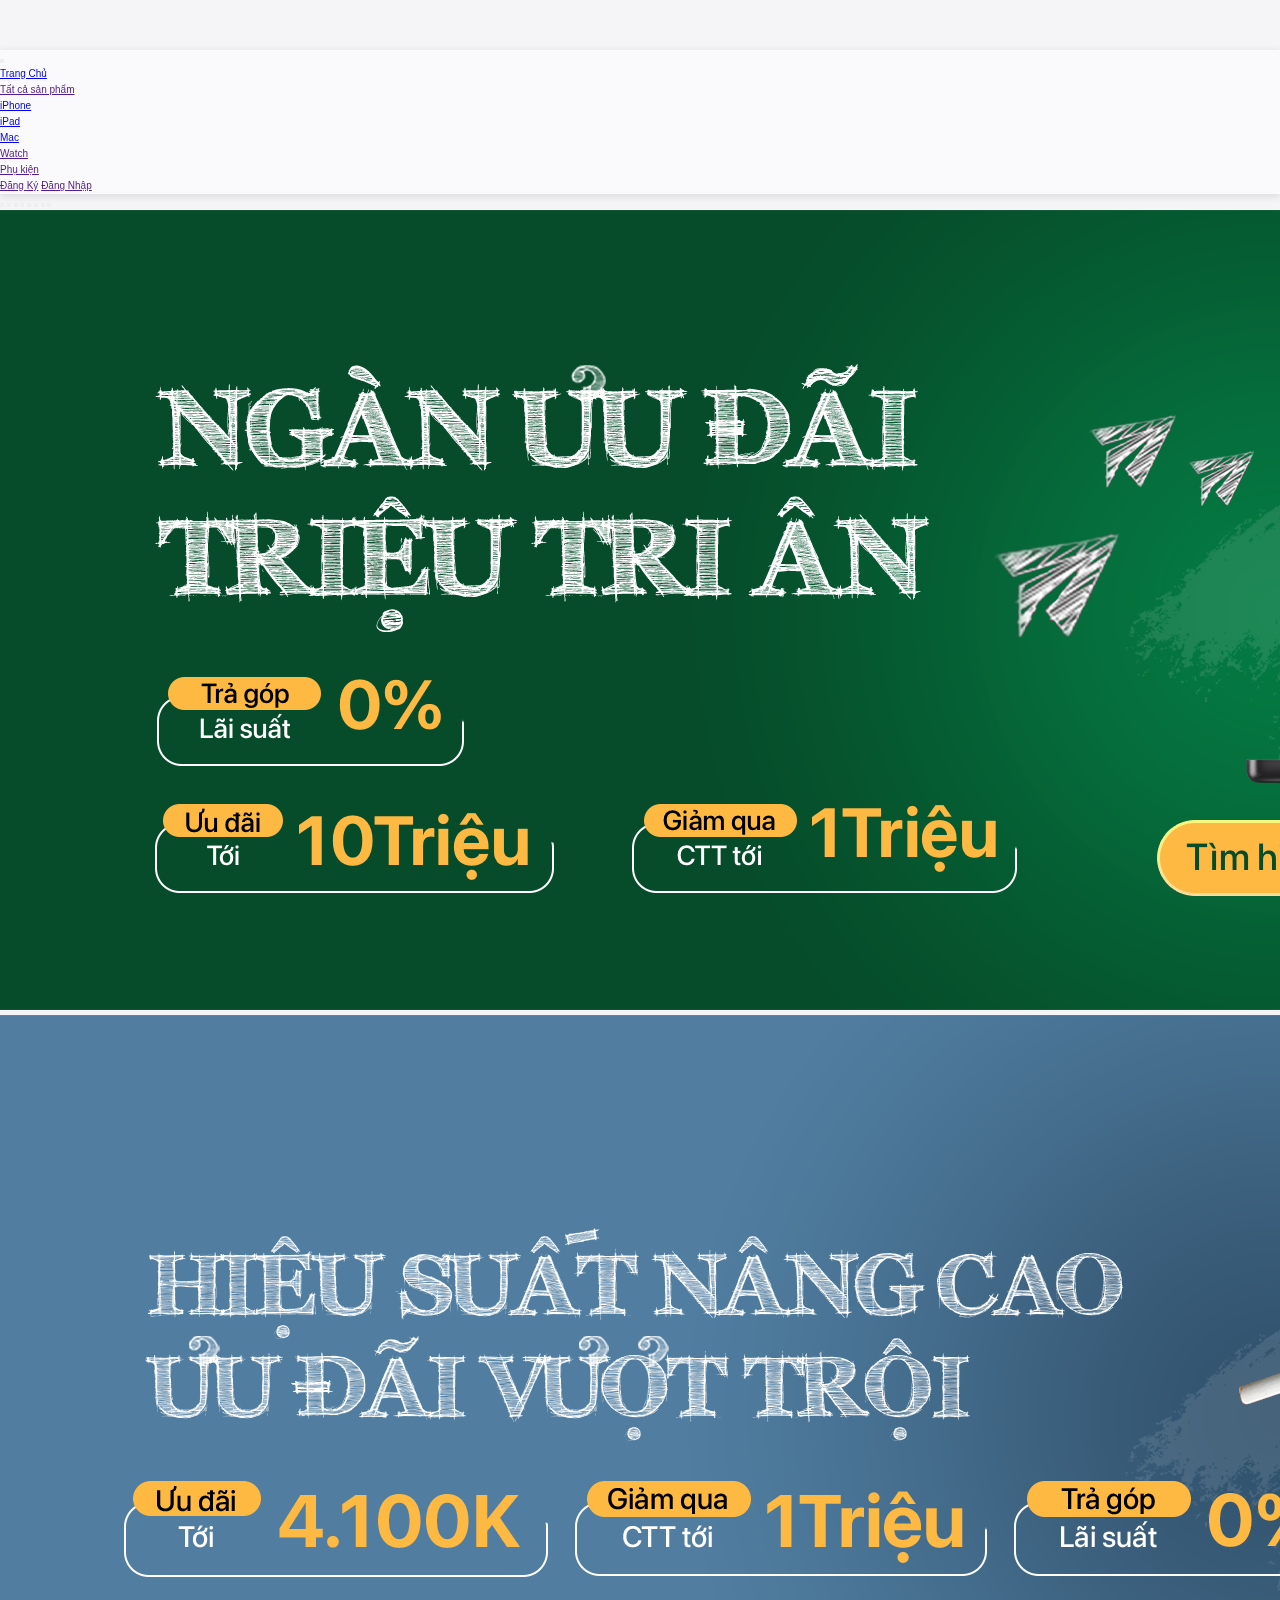
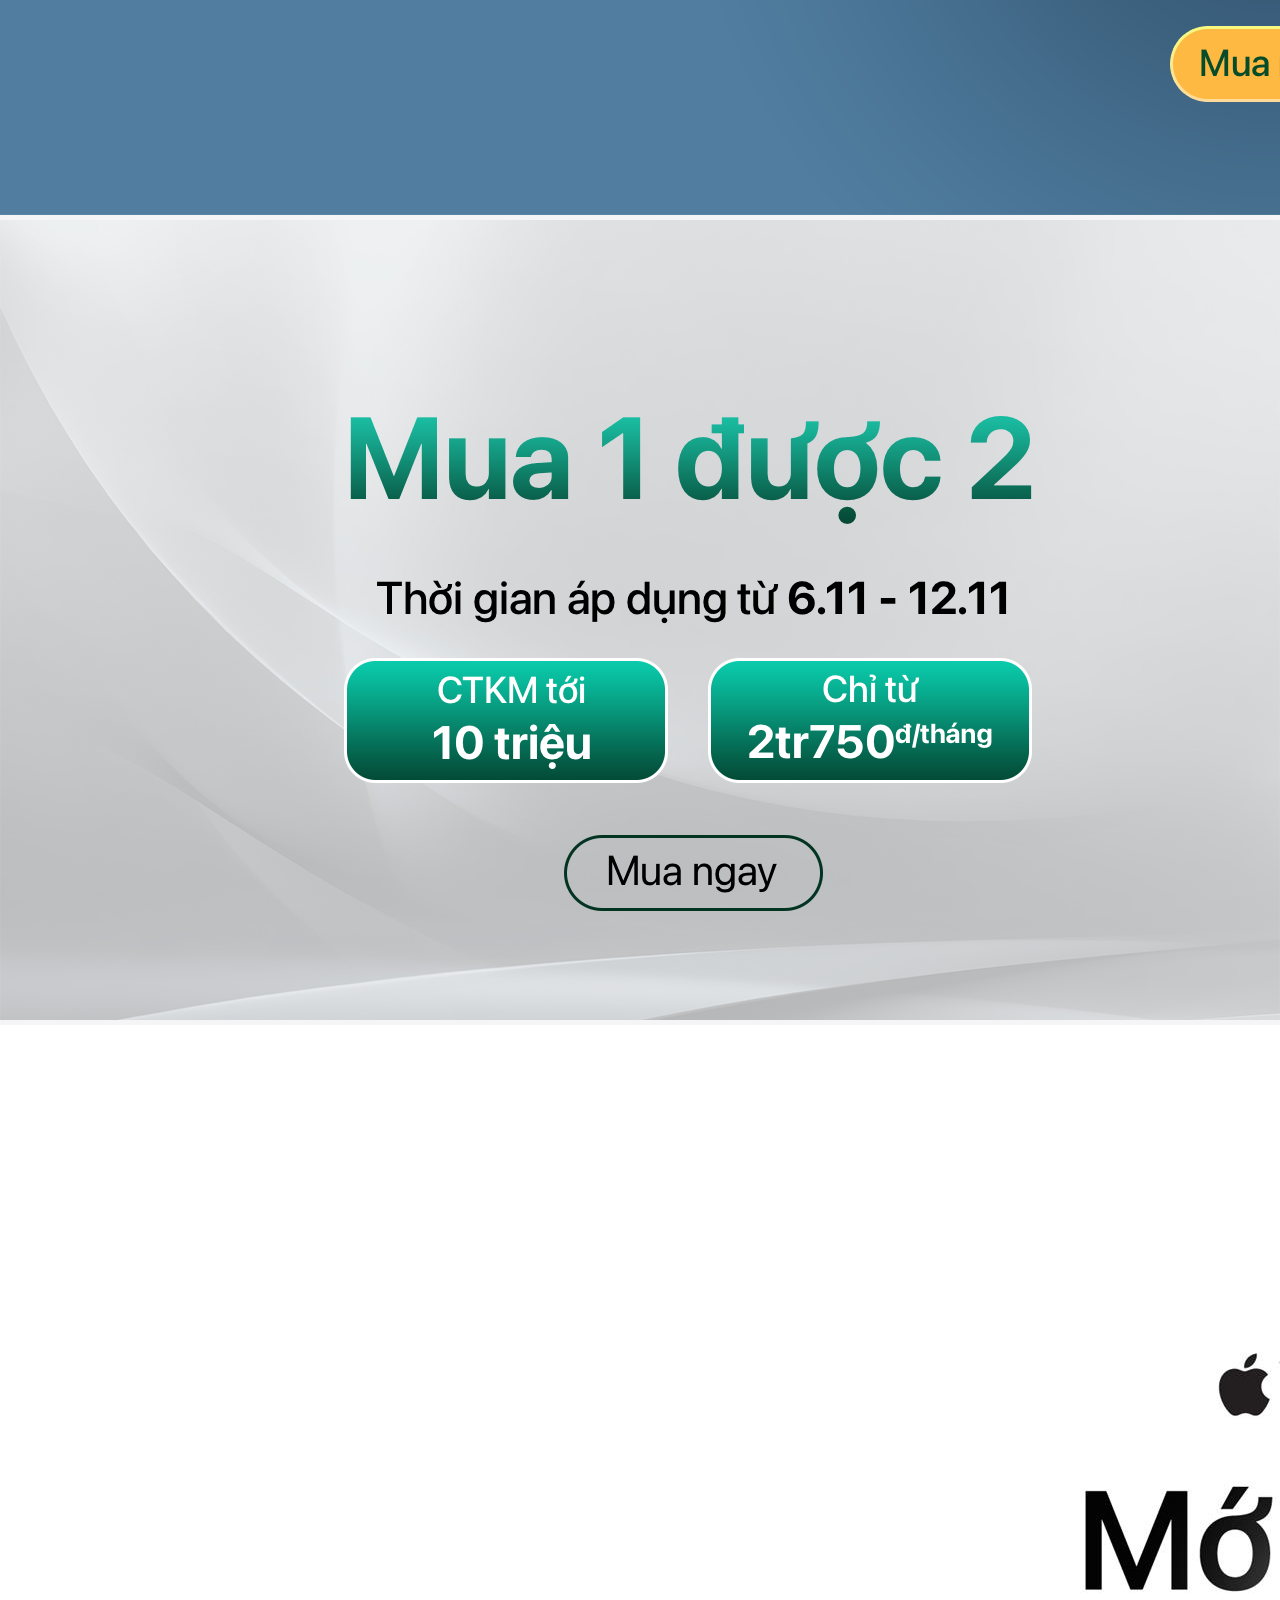
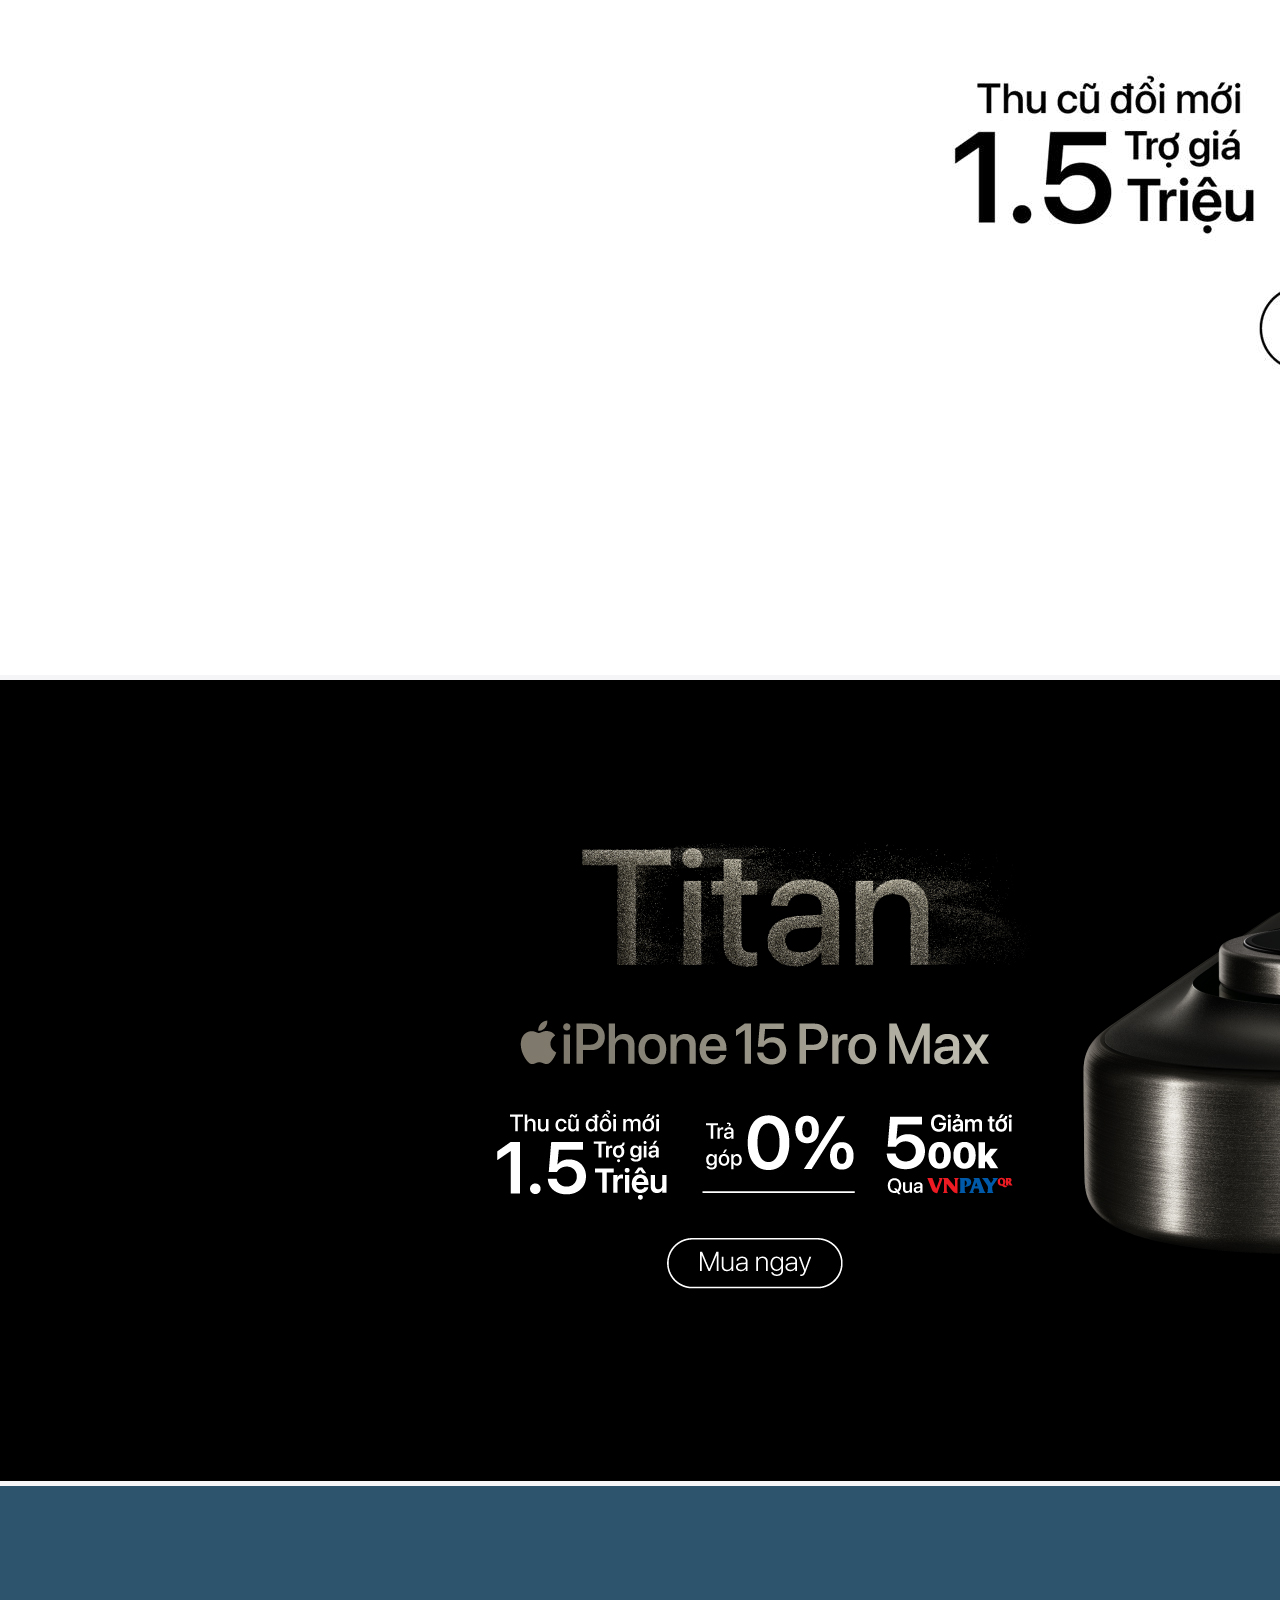
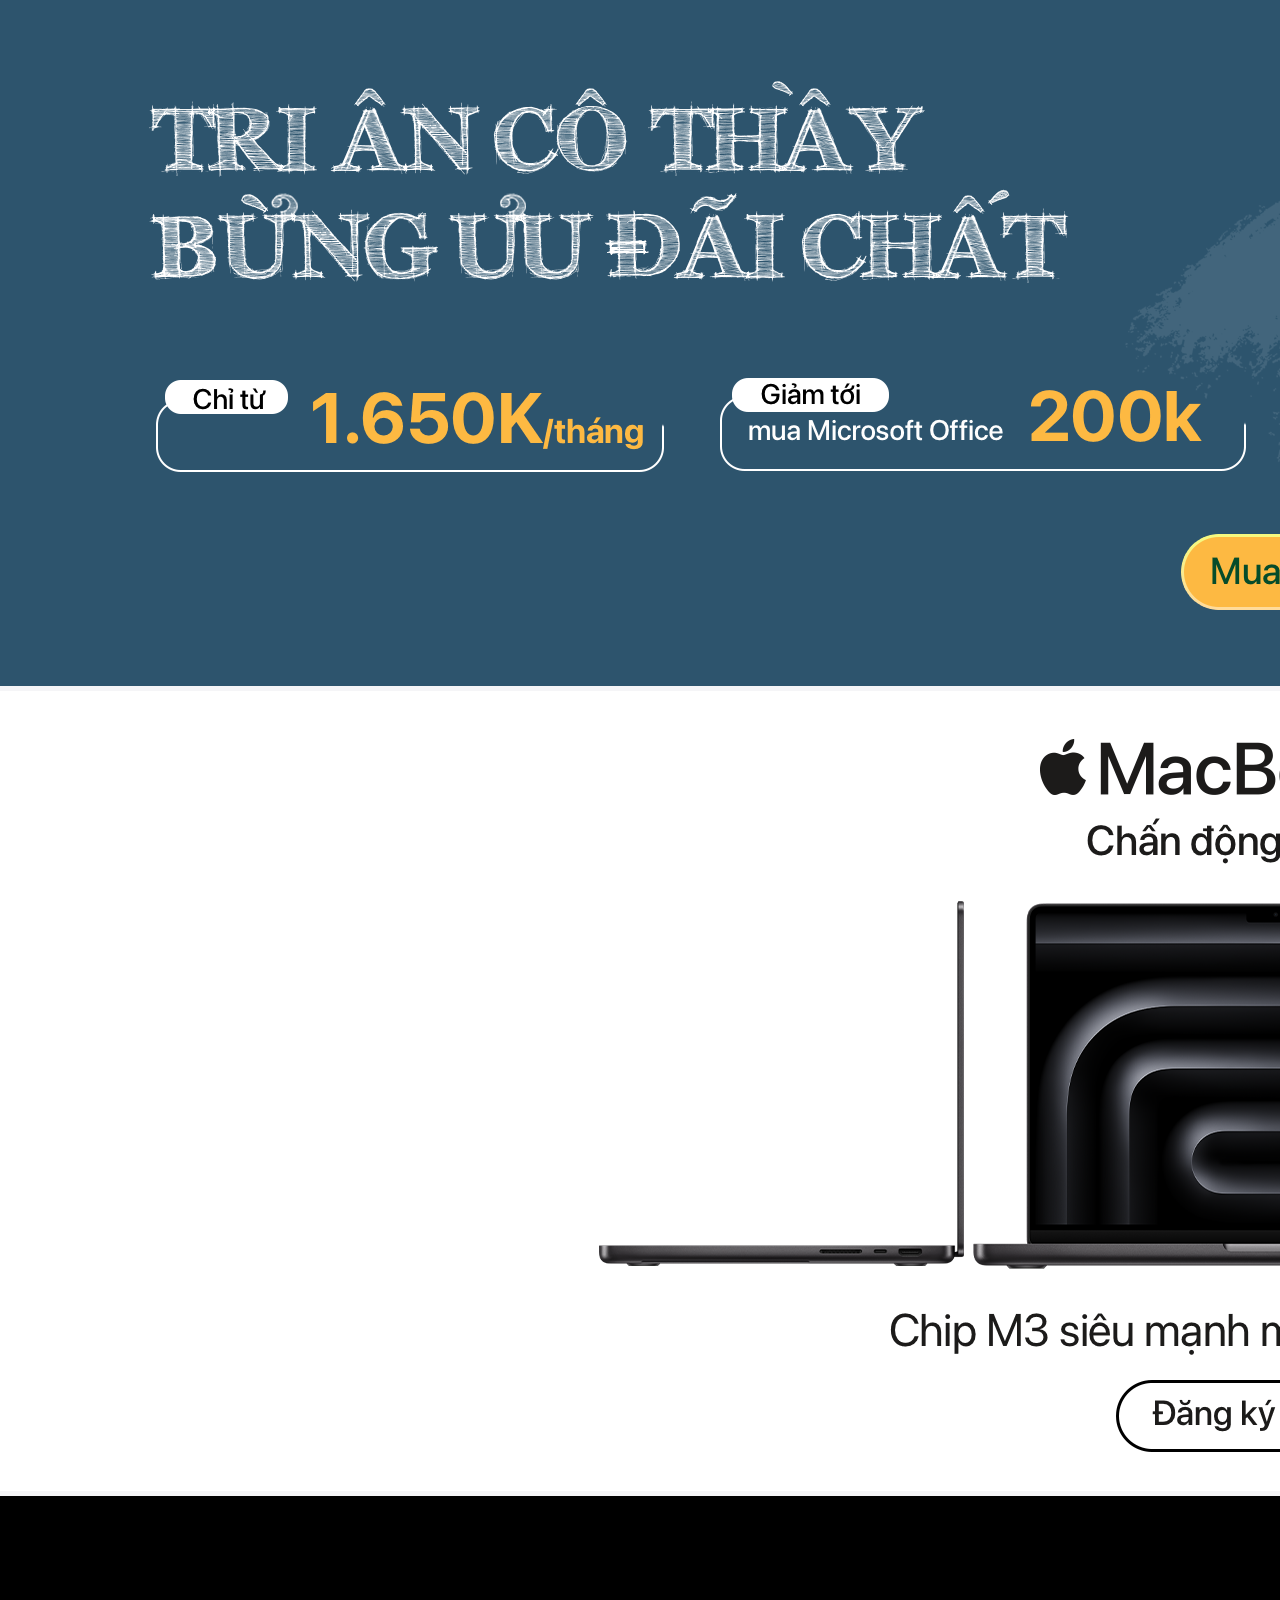
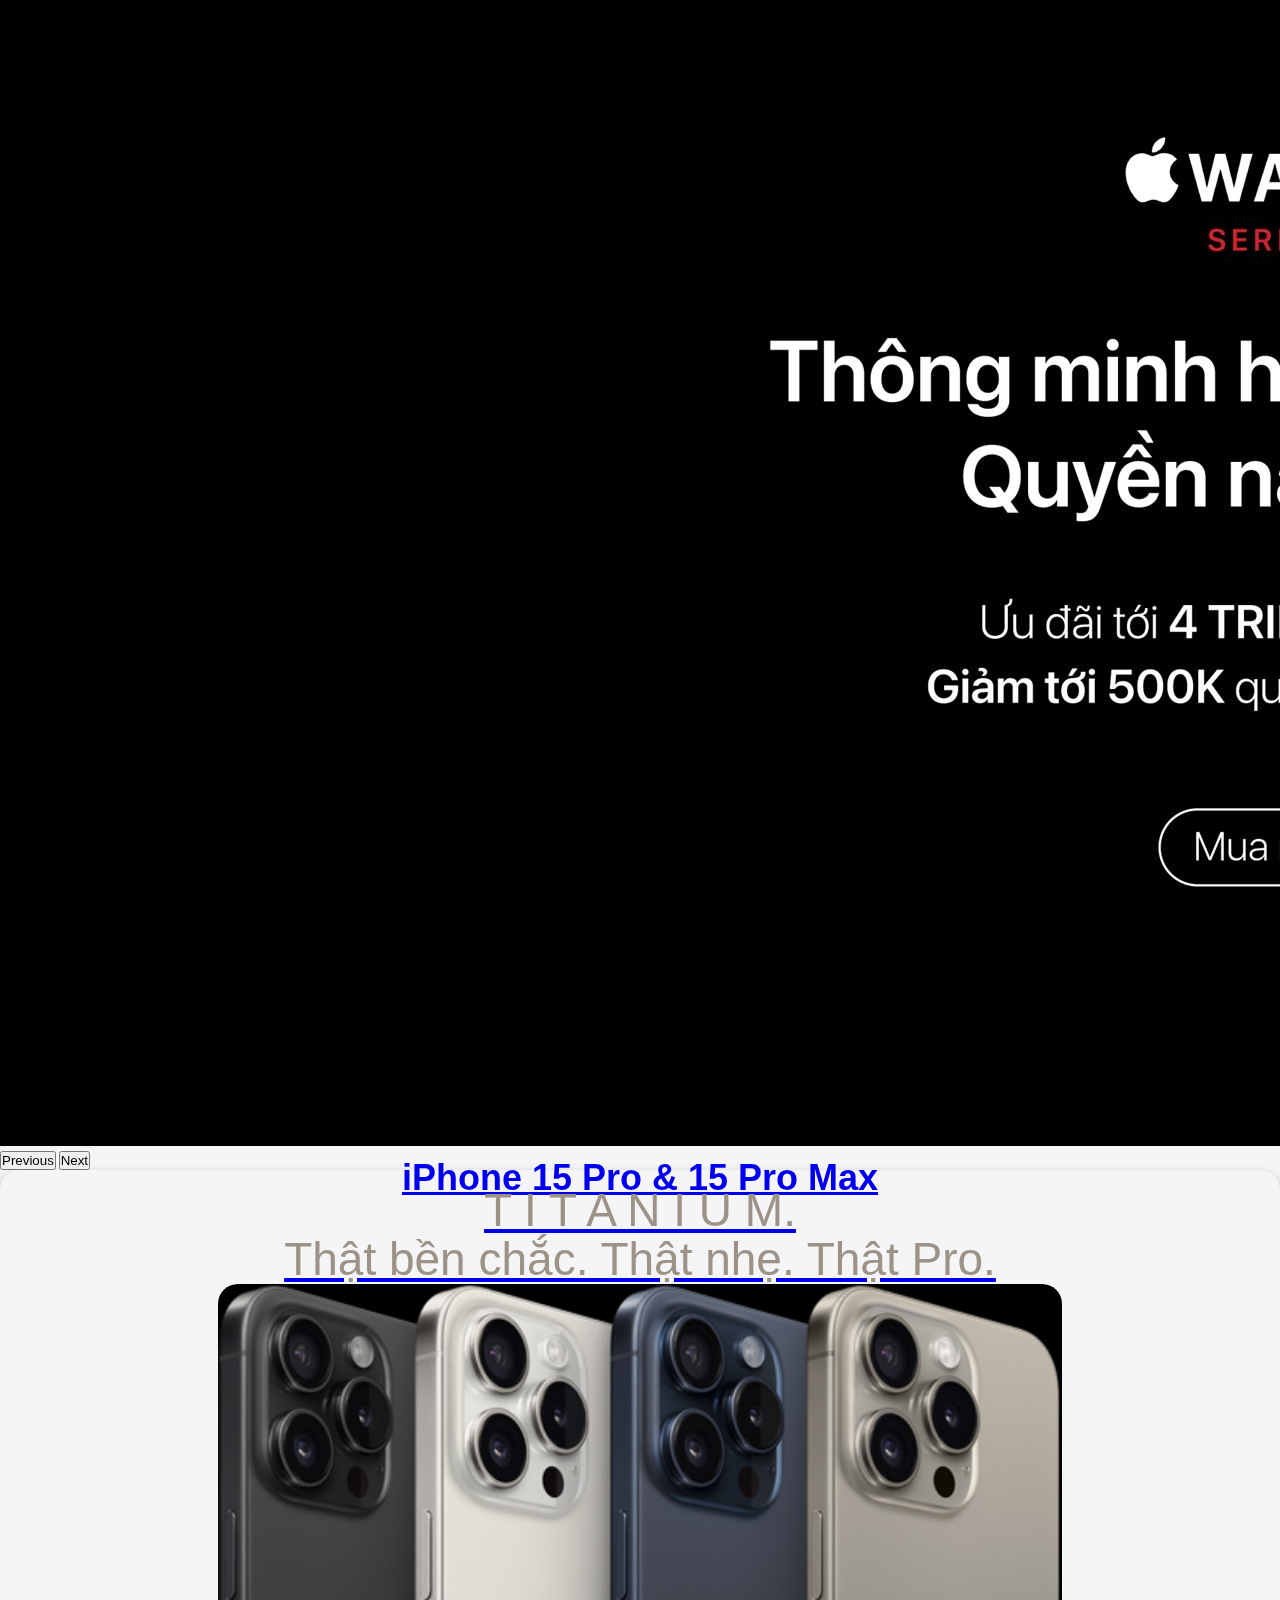
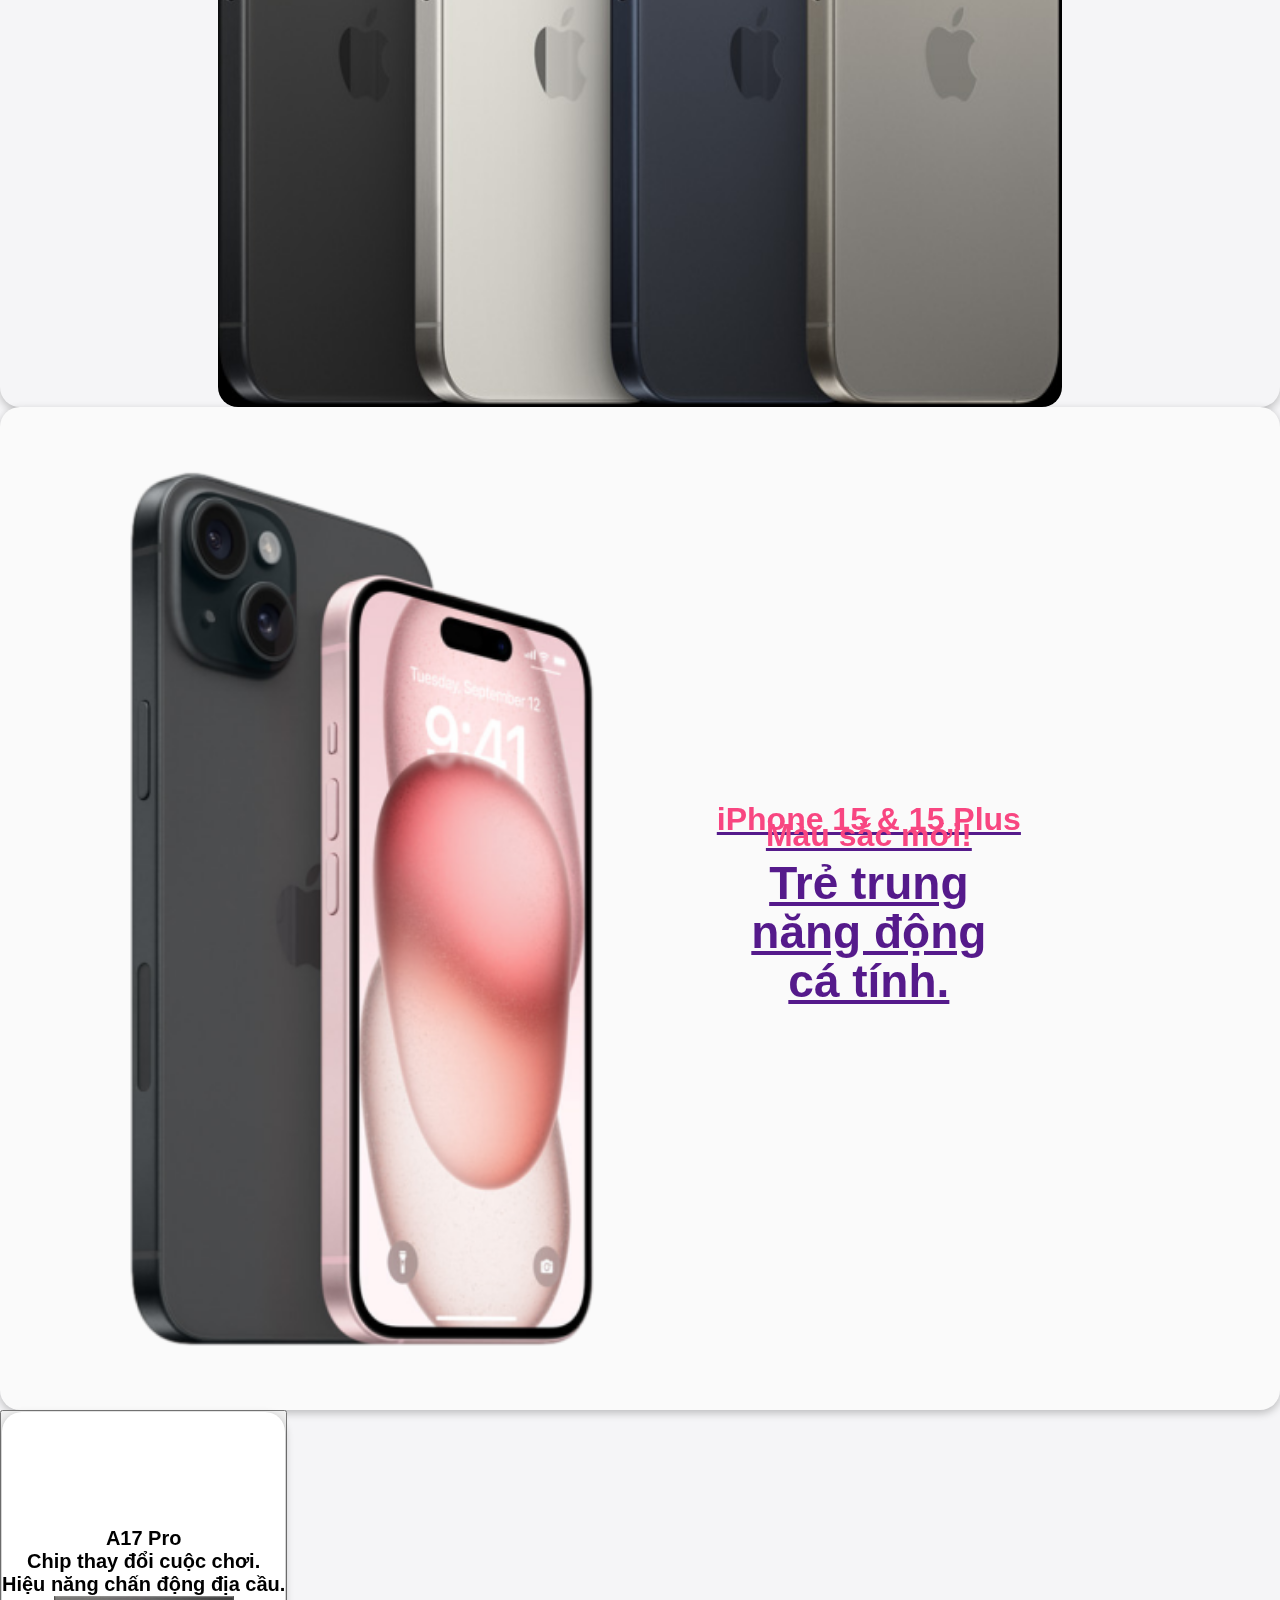
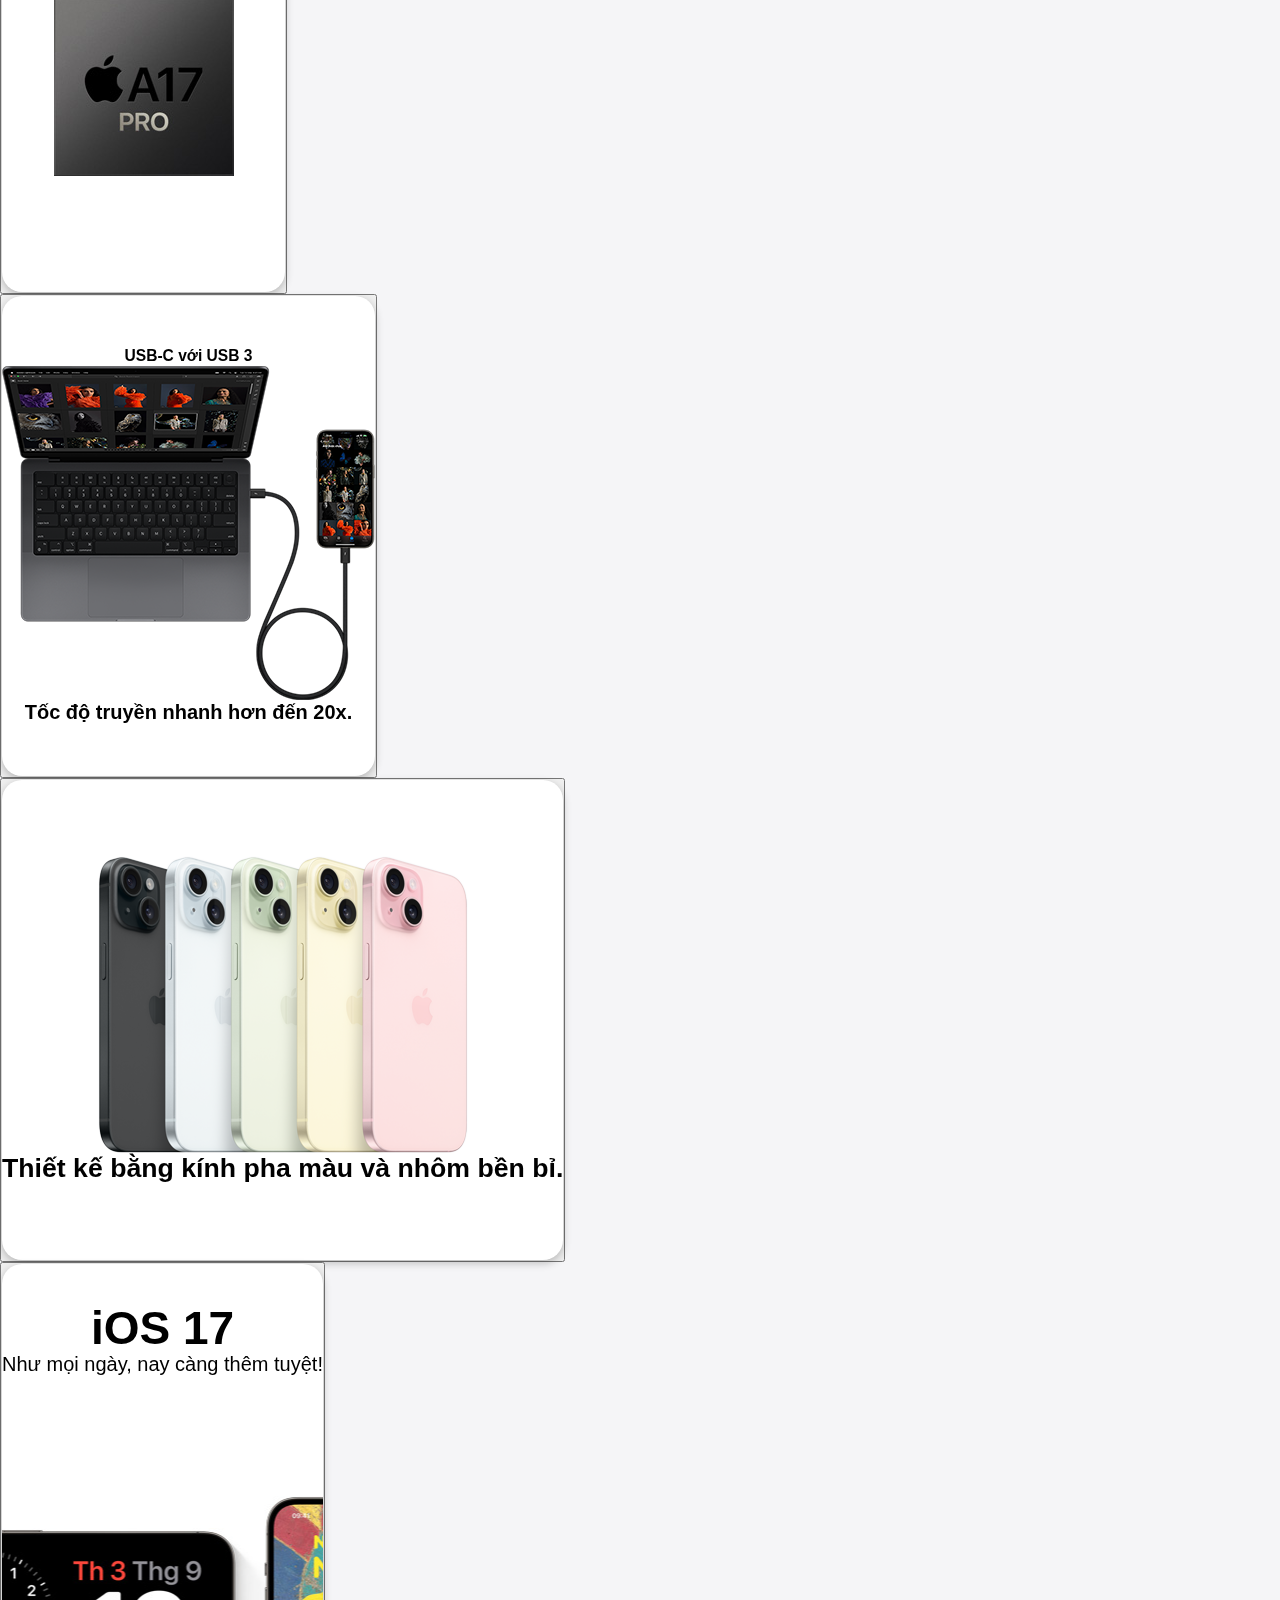
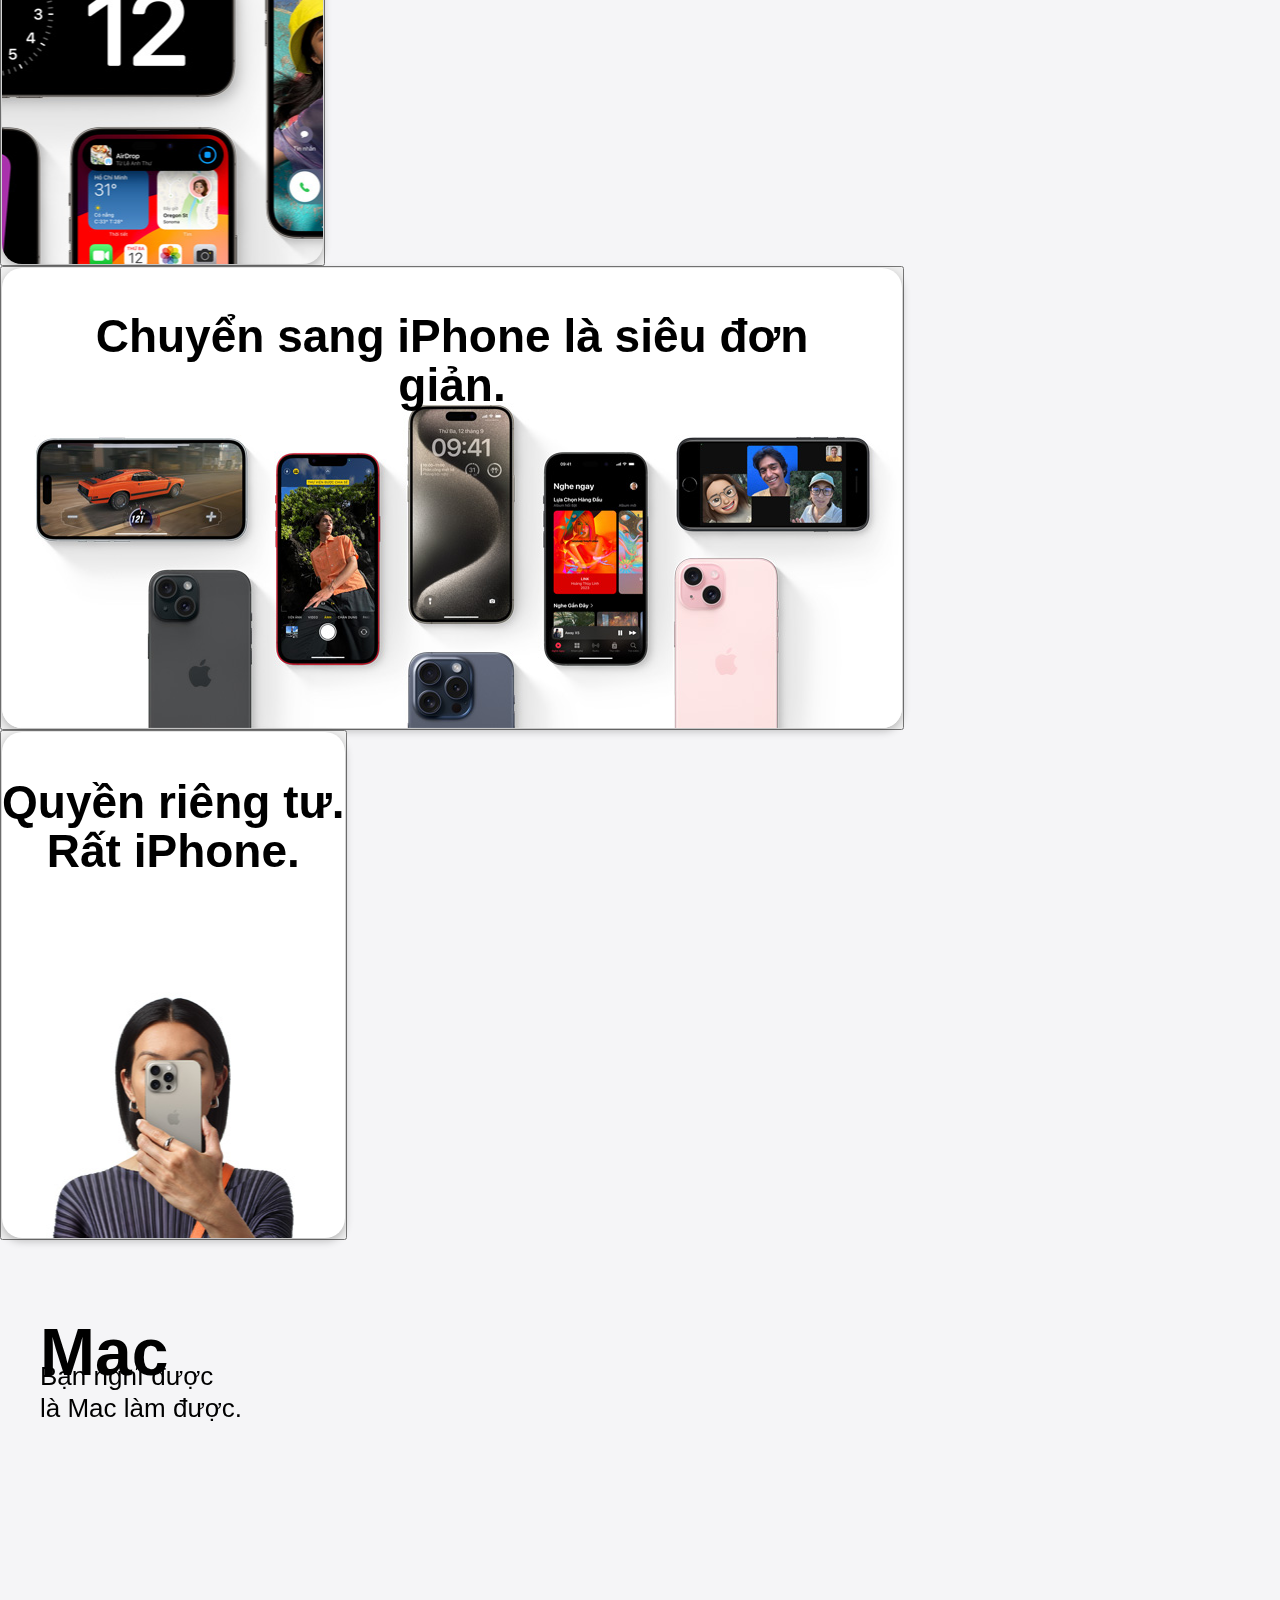
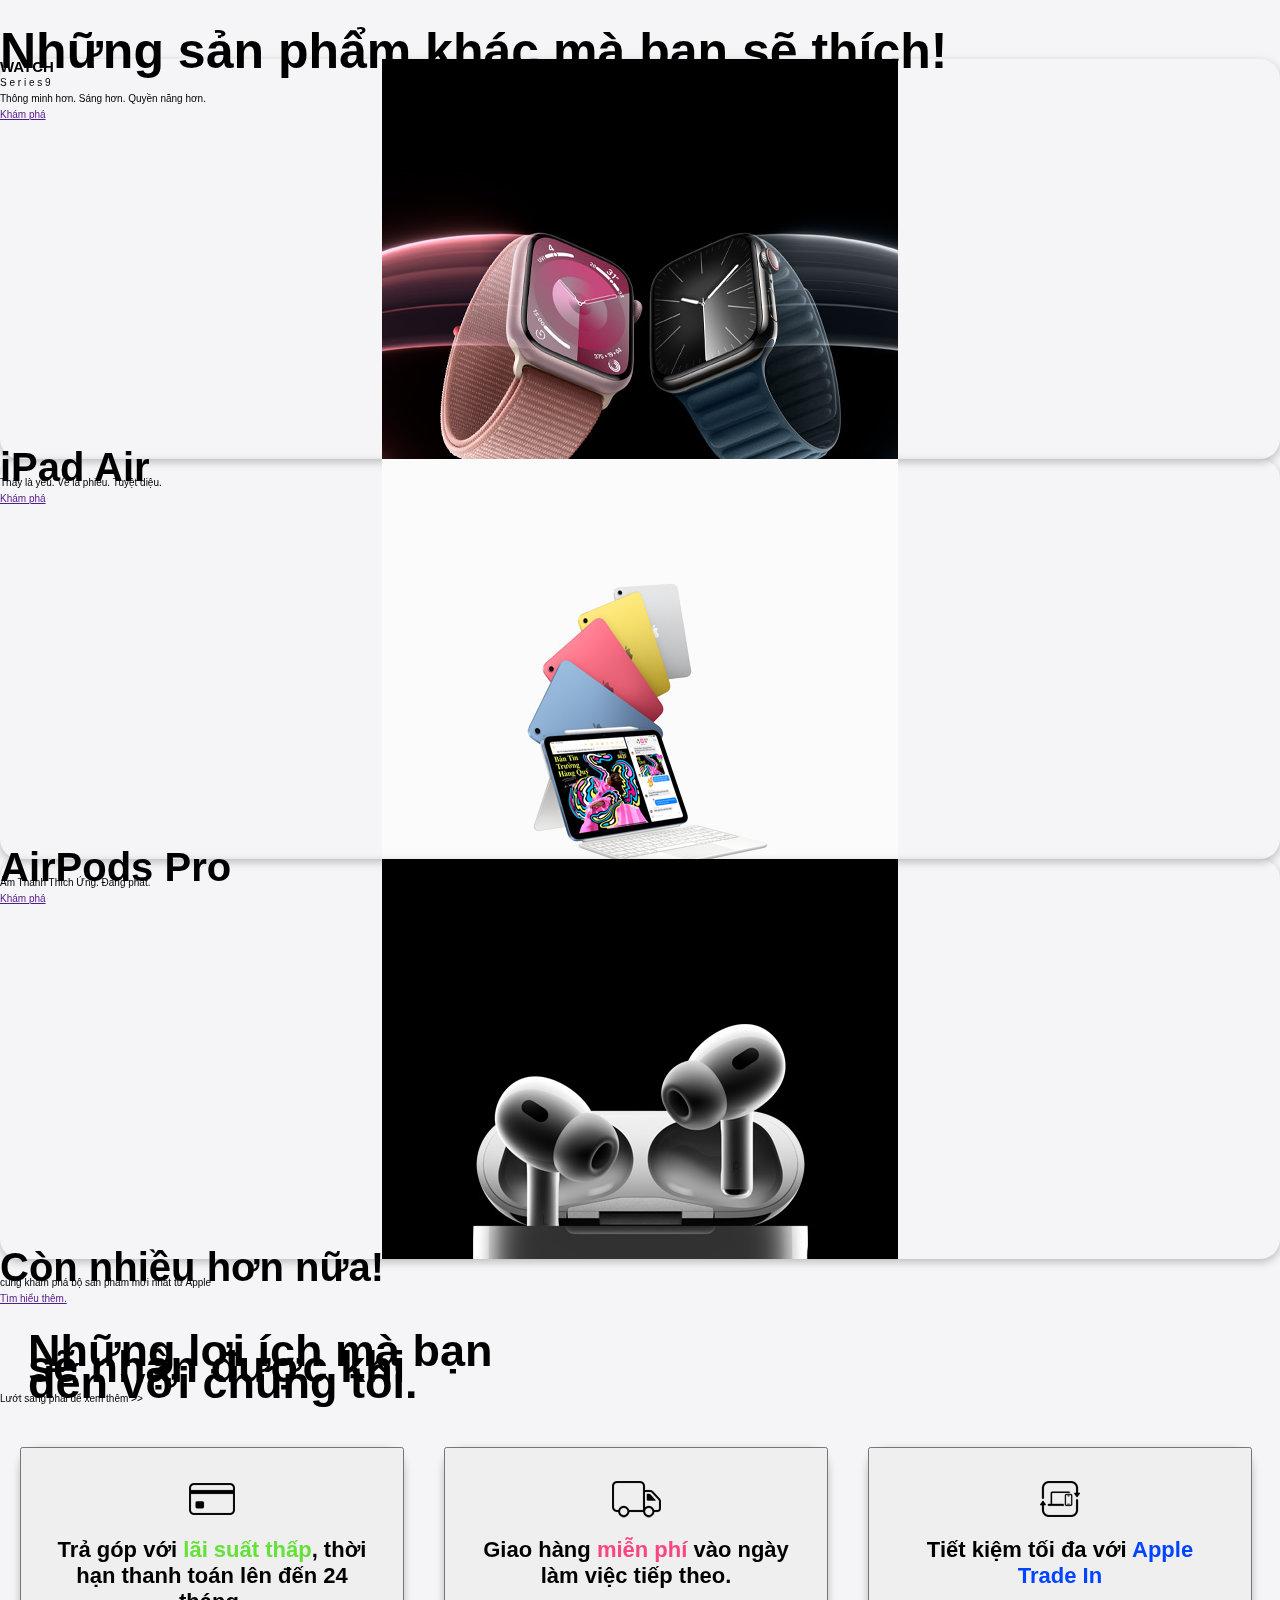
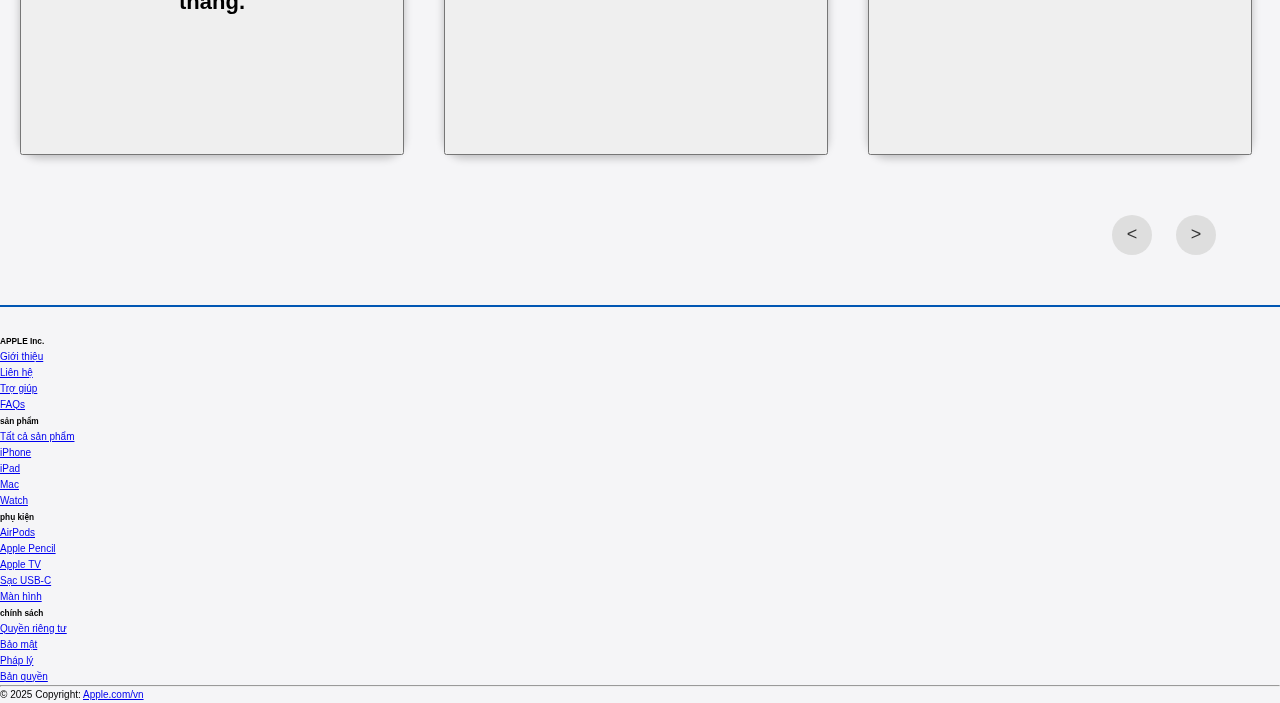
<file: index.html>
<!DOCTYPE html>
<html lang="en">


<head>
    <meta charset="UTF-8">
    <meta name="viewport" content="wwidth=device-width, initial-scale=1.0">
    <link rel="icon"
        href="https://cdn-icons-png.flaticon.com/128/10096/10096939.png?ga=GA1.1.1782978868.1679199684&track=ais" />
    <title>TRANG CHU</title>
    <link href="https://cdn.jsdelivr.net/npm/bootstrap@5.3.8/dist/css/bootstrap.min.css" rel="stylesheet"
        integrity="sha384-sRIl4kxILFvY47J16cr9ZwB07vP4J8+LH7qKQnuqkuIAvNWLzeN8tE5YBujZqJLB" crossorigin="anonymous">
    <script src="https://cdn.jsdelivr.net/npm/bootstrap@5.3.8/dist/js/bootstrap.bundle.min.js"
        integrity="sha384-FKyoEForCGlyvwx9Hj09JcYn3nv7wiPVlz7YYwJrWVcXK/BmnVDxM+D2scQbITxI"
        crossorigin="anonymous"></script>

    <link rel="stylesheet" href="./assets/css/home.css">
    <link rel="stylesheet" href="./assets/css/responsive-home.css">

    <link rel="stylesheet" href="https://cdnjs.cloudflare.com/ajax/libs/font-awesome/6.4.2/css/all.min.css"
        integrity="sha512-z3gLpd7yknf1YoNbCzqRKc4qyor8gaKU1qmn+CShxbuBusANI9QpRohGBreCFkKxLhei6S9CQXFEbbKuqLg0DA=="
        crossorigin="anonymous" referrerpolicy="no-referrer" />

</head>

<body>
    <div class="app">

        <!-- cuon dau trang -->
        <button id="cuondau"> <i class="fa-solid fa-arrow-up"></i></button>
        <header>
            <!-- Navbar -->
            <nav class="thanhchinh navbar navbar-expand-lg fixed-top px-4 py-1" id="navchinh">
                <div class="container">
                    <!-- logo -->
                    <a class="logochinh navbar-brand fs-1 text-dark" href="#"> <i class="fa-brands fa-apple"></i></a>
                    <!-- menu toggle -->
                    <button class="navbar-toggler fs-2 text-dark ms-2 " type="button" data-bs-toggle="collapse"
                        data-bs-target="#navbarSupportedContent" aria-controls="navbarSupportedContent"
                        aria-expanded="false" aria-label="Toggle navigation">
                        <i class="fa-solid fa-bars"></i>
                    </button>
                    <div class="menu collapse navbar-collapse" id="navbarSupportedContent">
                        <ul class="navbar-nav me-auto">
                            <li class="nav-item">
                                <a class="nav-link fs-4 text-dark mx-4" href="#">Trang Chủ</a>
                            </li>
                            <li class="nav-item">
                                <a class="nav-link active fs-4 text-dark mx-4"
                                    href="">Tất
                                    cả sản
                                    phẩm</a>
                            </li>
                            <li class="nav-item">
                                <a class="nav-link fs-4 text-dark mx-4" href="./iphone.html">iPhone</a>
                            </li>
                            <li class="nav-item">
                                <a class="nav-link fs-4 text-dark mx-4" href="./ipad.html">iPad</a>
                            </li>
                            <li class="nav-item">
                                <a class="nav-link fs-4 text-dark mx-4" href="./mac.html">Mac</a>
                            </li>
                            <li class="nav-item">
                                <a class="nav-link fs-4 text-dark mx-4" href="">Watch</a>
                            </li>
                            <li class="nav-item">
                                <a class="nav-link fs-4 text-dark mx-4" href="">Phụ kiện</a>
                            </li>
                        </ul>
                    </div>
                    <!-- search & giohang -->
                    <div class="search-giohang">
                        <a type="button" class="search text-dark mx-3" href="#"><i
                                class="fa-solid fa-magnifying-glass"></i></a>
                        <a class="giohang text-dark mx-3" href="#"><i class="fa-solid fa-cart-shopping"></i></a>
                    </div>
                    <!-- đăng nhập và đăng ký -->
                    <a href="" type="button" class="loginout text-decoration-none ms-4 fs-4">Đăng Ký</a>
                    <a href="" type="button" class="loginout text-decoration-none ms-4 fs-4">Đăng Nhập</a>

                </div>

            </nav>
        </header>


        <!-- THÂNNNNNNNNNNN-->
        <div class="container-fluid p-0">
            <!-- slide đầu PC-->
            <div id="carouselExampleIndicators" class="carousel slide" data-bs-ride="carousel" data-bs-wrap="true"
                data-bs-interval="2000">
                <div class="carousel-indicators">
                    <button type="button" data-bs-target="#carouselExampleIndicators" data-bs-slide-to="0"
                        class="active" aria-current="true" aria-label="Slide 1"></button>
                    <button type="button" data-bs-target="#carouselExampleIndicators" data-bs-slide-to="1"
                        aria-label="Slide 2"></button>
                    <button type="button" data-bs-target="#carouselExampleIndicators" data-bs-slide-to="2"
                        aria-label="Slide 3"></button>
                    <button type="button" data-bs-target="#carouselExampleIndicators" data-bs-slide-to="3"
                        aria-label="Slide 4"></button>
                    <button type="button" data-bs-target="#carouselExampleIndicators" data-bs-slide-to="4"
                        aria-label="Slide 5"></button>
                    <button type="button" data-bs-target="#carouselExampleIndicators" data-bs-slide-to="5"
                        aria-label="Slide 6"></button>
                    <button type="button" data-bs-target="#carouselExampleIndicators" data-bs-slide-to="6"
                        aria-label="Slide 7"></button>
                    <button type="button" data-bs-target="#carouselExampleIndicators" data-bs-slide-to="7"
                        aria-label="Slide 8"></button>
                </div>
                <div class="carousel-inner">
                    <div class="carousel-item active">
                        <img src="./assets/images/slide/pc1.png" class="d-block w-100" alt="">
                    </div>
                    <div class="carousel-item">
                        <img src="./assets/images/slide/pc2.png" class="d-block w-100" alt="">
                    </div>
                    <div class="carousel-item">
                        <img src="./assets/images/slide/pc3.png" class="d-block w-100" alt="">
                    </div>
                    <div class="carousel-item">
                        <img src="./assets/images/slide/pc4.jpg" class="d-block w-100" alt="">
                    </div>
                    <div class="carousel-item">
                        <img src="./assets/images/slide/pc5.jpg" class="d-block w-100" alt="">
                    </div>
                    <div class="carousel-item">
                        <img src="./assets/images/slide/pc6.png" class="d-block w-100" alt="">
                    </div>
                    <div class="carousel-item">
                        <img src="./assets/images/slide/pc7.png" class="d-block w-100" alt="">
                    </div>
                    <div class="carousel-item">
                        <img src="./assets/images/slide/pc8.jpg" class="d-block w-100" alt="">
                    </div>
                </div>
                <button class="carousel-control-prev" type="button" data-bs-target="#carouselExampleIndicators"
                    data-bs-slide="prev">
                    <span class="carousel-control-prev-icon" aria-hidden="true"></span>
                    <span class="visually-hidden">Previous</span>
                </button>
                <button class="carousel-control-next" type="button" data-bs-target="#carouselExampleIndicators"
                    data-bs-slide="next">
                    <span class="carousel-control-next-icon" aria-hidden="true"></span>
                    <span class="visually-hidden">Next</span>
                </button>
            </div>
            <!-- slide đầu DienThoai-->
            <div id="carousel-nho" class="carousel slide" data-bs-ride="carousel" data-bs-wrap="true"
                data-bs-interval="2000">
                <div class="carousel-indicators">
                    <button type="button" data-bs-target="#carousel-nho" data-bs-slide-to="0" class="active"
                        aria-current="true" aria-label="Slide 1"></button>
                    <button type="button" data-bs-target="#carousel-nho" data-bs-slide-to="1"
                        aria-label="Slide 2"></button>
                    <button type="button" data-bs-target="#carousel-nho" data-bs-slide-to="2"
                        aria-label="Slide 3"></button>
                    <button type="button" data-bs-target="#carousel-nho" data-bs-slide-to="3"
                        aria-label="Slide 4"></button>
                    <button type="button" data-bs-target="#carousel-nho" data-bs-slide-to="4"
                        aria-label="Slide 5"></button>
                    <button type="button" data-bs-target="#carousel-nho" data-bs-slide-to="5"
                        aria-label="Slide 6"></button>
                    <button type="button" data-bs-target="#carousel-nho" data-bs-slide-to="6"
                        aria-label="Slide 7"></button>
                </div>
                <div class="carousel-inner">
                    <div class="carousel-item active">
                        <img src="./assets/images/slide/mb1.png" class="d-block w-100" alt="">
                    </div>
                    <div class="carousel-item">
                        <img src="./assets/images/slide/mb2.png" class="d-block w-100" alt="">
                    </div>
                    <div class="carousel-item">
                        <img src="./assets/images/slide/mb3.png" class="d-block w-100" alt="">
                    </div>
                    <div class="carousel-item">
                        <img src="./assets/images/slide/mb4.jpg" class="d-block w-100" alt="">
                    </div>
                    <div class="carousel-item">
                        <img src="./assets/images/slide/mb5.jpg" class="d-block w-100" alt="">
                    </div>
                    <div class="carousel-item">
                        <img src="./assets/images/slide/mb6.png" class="d-block w-100" alt="">
                    </div>
                    <div class="carousel-item">
                        <img src="./assets/images/slide/mb7.png" class="d-block w-100" alt="">
                    </div>
                    <div class="carousel-item">
                        <img src="./assets/images/slide/mb8.jpg" class="d-block w-100" alt="">
                    </div>
                </div>
                <button class="carousel-control-prev" type="button" data-bs-target="#carousel-nho" data-bs-slide="prev">
                    <span class="carousel-control-prev-icon" aria-hidden="true"></span>
                    <span class="visually-hidden">Previous</span>
                </button>
                <button class="carousel-control-next" type="button" data-bs-target="#carousel-nho" data-bs-slide="next">
                    <span class="carousel-control-next-icon" aria-hidden="true"></span>
                    <span class="visually-hidden">Next</span>
                </button>
            </div>

            <!-- Cap 2 chiec iphone-->
            <div class="iphone row g-5 m-4">
                <div class="boxx col-md-6 col-sm-12">
                    <a href="./1.html" class=" text-decoration-none">
                        <div class="iphone_trai pt-5 bg-black">
                            <div class="intro">
                                <h2 class="text-light fw-bold" style="font-size: 36px; ">iPhone 15 Pro & 15 Pro Max
                                </h2>
                                <h3 class="fs-1 mb-4" style="color: #9c9286; font-weight: 300;">T I T A N I U M.
                                    <br>Thật bền chắc. Thật
                                    nhẹ. Thật Pro.
                                </h3>
                            </div>
                            <img class="py-5" src="./assets/images/home-img/all_colors__iphone15pro.jpg" alt="">
                        </div>
                    </a>
                </div>
                <div class="boxx col-md-6 col-sm-12">
                    <a href="" class=" text-decoration-none">
                        <div class="iphone_phai">
                            <img class="py-5"
                                src="./assets/images/home-img/iPhone-15-black-pink-large_preview_rev_1.png" alt="">
                            <div class="intro">
                                <h2 class="fw-bold me-5" style="color: #f84681; font-size: 32px;">iPhone 15 & 15 Plus
                                    <br>Màu
                                    sắc mới!
                                </h2> <br>
                                <h3 class="fs-1 text-dark">Trẻ trung <br>năng động <br>cá tính.</h3>
                            </div>
                        </div>
                    </a>
                </div>
            </div>


            <!--3 thiết kế-->
            <div class="row gx-5 gy-4 m-4">
                <div class="boxx col-lg-4 col-md-12">
                    <button type="button" class="box-btn btn p-0 w-100">
                        <div class="thietke py-5">
                            <h2 class="thietke-text1 fs-1 text-center text-dark"><span class="fw-bold fs-1">A17
                                    Pro</span><br>Chip thay đổi cuộc chơi.
                                <br>Hiệu năng chấn động địa cầu.
                            </h2>
                            <img class="thietke-img1 m-5" src="./assets/images/home-img/a17pro_small.jpg" alt="">
                        </div>
                    </button>
                </div>
                <div class="boxx col-lg-4 col-md-12">
                    <button type="button" class="box-btn btn p-0 w-100">
                        <div class="thietke py-5">
                            <h3 class="text-center fw-bold fs-1">USB-C với USB 3</h3>
                            <img class="thietke-img2" src="./assets/images/home-img/connect_large.png" alt="">
                            <h2 class="text-center">Tốc độ truyền nhanh hơn đến 20x.</h2>
                        </div>
                    </button>
                </div>
                <div class="boxx col-lg-4 col-md-12">
                    <button type="button" class="box-btn btn p-0 w-100" >
                        <div class="thietke py-5 px-4">
                            <img class="thietke-img3 m-5" src="./assets/images/home-img/iphone15_box_color_large.png"
                                alt="">
                            <h1 class="text-center mx-2">Thiết kế bằng kính pha màu và nhôm bền bỉ.</h1>
                        </div>
                    </button>
                </div>
            </div>

            <!-- 1 cái IOS 17-->
            <div class="row g-5 m-4">
                <div class="boxx col-12">
                    <button type="button" class="box-btn btn p-0 w-100">
                        <div class="ios17">
                            <div class="intro">
                                <h3>iOS 17</h3>
                                <p>Như mọi ngày, nay càng thêm tuyệt!</p>
                            </div>
                        </div>
                    </button>
                </div>
            </div>

            <!--switch và security -->
            <div class="row g-5 m-4">
                <div class="boxx col-lg-7 col-md-6 col-sm-12">
                    <button type="button" class="box-btn btn p-0 w-100">
                        <div class="switch">
                            <h3 class="text-center">Chuyển sang iPhone là siêu đơn giản.</h3>
                            <img src="./assets/images/home-img/chuyen-sang-iphone.jpg" alt="">
                        </div>
                    </button>
                </div>
                <div class="boxx col-lg-5 col-md-6 col-sm-12">
                    <button type="button" class="box-btn btn p-0 w-100" data-bs-toggle="modal"
                        data-bs-target="#security">
                        <div class="security ">
                            <h3 class="text-center">Quyền riêng tư. <br>Rất iPhone.</h3>
                        </div>
                    </button>
                </div>
            </div>

            <!-- Video intro Mac -->
            <div class="mac__intro bg-white d-flex justify-content-between"
                style="padding: 64px 40px; margin-top: 40px;">
                <h1 class="mac_tieude fw-semibold">Mac</h1>
                <div class="mac_slogan">Bạn nghĩ được <br>là Mac làm được.</div>
            </div>
            <video id="mac-video" autoplay muted loop width="100%"
                src="https://www.apple.com/105/media/us/mac/family/2023/1b2bbf5c-ddc5-44a1-9dfb-7a51c49143fa/anim/welcome/xlarge_2x.mp4"></video>

            <!-- san pham khac -->
            <div class="row g-5 m-4">
                <h2 class="my-5 py-4" style="font-size: 50px;">Những sản phẩm khác mà bạn sẽ thích!</h2>
                <div class="col-lg-4 col-md-6">
                    <div class="apple-watch pt-5">
                        <div class="apple-watch__title text-center text-light">
                            <h2 class="fs-1 lh-1"><i class="fa-brands fa-apple"></i> WATCH</h2>
                            <p class="fs-4 lh-1 text-danger">S e r i e s 9</p>
                            <p class="fs-3">Thông minh hơn. Sáng hơn. Quyền năng hơn.</p>
                            <a class="fs-4 text-decoration-none" href="">Khám phá</a>
                        </div>
                    </div>
                </div>
                <div class="col-lg-4 col-md-6">
                    <div class="ipad-air pt-5">
                        <div class="ipad-air__title text-center text-dark">
                            <h1 style="font-size: 40px;"><i class="fa-brands fa-apple"></i> iPad Air</h1>
                            <p class="fs-3 mt-2">Thấy là yêu. Vẽ là phiêu. Tuyệt diệu.</p>
                            <a class="fs-4 text-decoration-none" href="">Khám phá</a>
                        </div>
                    </div>
                </div>
                <div class="col-lg-4 col-md-6">
                    <div class="airpods pt-5">
                        <div class="airpods__title text-center text-light">
                            <h1 style="font-size: 40px;"><i class="fa-brands fa-apple"></i> AirPods Pro</h1>
                            <p class="fs-3 mt-2">Âm Thanh Thích Ứng. Đang phát.</p>
                            <a class="fs-4 text-decoration-none" href="">Khám phá</a>
                        </div>
                    </div>
                </div>
                <div class="col-lg-12 col-md-6">
                    <div class="show-on-tablet p-5">
                        <div class="airpods__title text-start text-dark">
                            <h1 style="font-size: 40px;">Còn nhiều hơn nữa!</h1>
                            <p class="fs-1 mt-2">cùng khám phá bộ sản phẩm mới nhất từ Apple</p>
                            <a class="fs-2 text-decoration-none text-primary-emphasis" href="">Tìm hiểu thêm. <i
                                    class="fa-solid fa-circle-plus text-primary-emphasis fs-2"></i></a>
                        </div>
                    </div>
                </div>
            </div>

            <!-- Lợi ích của khách hàng -->
            <div class="benefits row p-4 g-5">
                <div class="col-12">
                    <h1 class="benefit__title fw-semibold">Những lợi ích mà bạn <br>sẽ nhận được khi <br>đến với chúng
                        tôi.</h1>
                    <p class="fs-4 ms-5 mt-4 d-none">Lướt sang phải để xem thêm >></p>
                </div>

                <ul class="benefits__list list-style-none">
                    <li class="benefit__item">
                        <button type="button" class="box-btn btn text-start">
                            <div class="benefit__wrap">
                                <img src="./assets/images/home-img/credit-card-icon.png" alt="">
                                <p>Trả góp với <span style="color: #66e03a;">lãi suất thấp</span>, thời hạn thanh toán
                                    lên đến 24 tháng.</p>
                            </div>
                        </button>
                    </li>
                    <li class="benefit__item">
                        <button type="button" class="box-btn btn text-start">
                            <div class="benefit__wrap">
                                <img src="./assets/images/home-img/free-ship-icon.png" alt="">
                                <p>Giao hàng <span style="color: #f84681;">miễn phí</span> vào ngày làm việc tiếp theo.
                                </p>
                            </div>
                        </button>
                    </li>
                    <li class="benefit__item">
                        <button type="button" class="box-btn btn text-start">
                            <div class="benefit__wrap">
                                <img src="./assets/images/home-img/trade-in-icon.png" alt="">
                                <p>Tiết kiệm tối đa với <span style="color: #0044ff;">Apple Trade In</span></p>
                            </div>
                        </button>
                    </li>
                    <li class="benefit__item">
                        <button type="button" class="box-btn btn text-start">
                            <div class="benefit__wrap">
                                <img src="./assets/images/home-img/customize-icon.png" alt="">
                                <p><span style="color: #bf04bc;">Tuỳ chỉnh</span> Mac của bạn và tạo phong cách riêng
                                    cho Apple Watch.</p>
                            </div>
                        </button>
                    </li>
                    <li class="benefit__item">
                        <button type="button" class="box-btn btn text-start">
                            <div class="benefit__wrap">
                                <i class="fa-brands fa-app-store" style="font-size: 40px; color: royalblue;"></i>
                                <p>Trải nghiệm <span style="color: red;">mua sắm được cá nhân hoá</span> với ứng dụng
                                    <span style="color: red;">Apple Store.</span>
                                </p>
                            </div>
                        </button>
                    </li>
                    <li class="benefit__item">
                        <button type="button" class="box-btn btn text-start">
                            <div class="benefit__wrap">
                                <i class="fa-regular fa-star" style="font-size: 40px; color: gold;"></i>
                                <p>Thêm dấu ấn riêng của bạn. <span style="color: #751fff;">Khắc kết hợp biểu tượng cảm
                                        xúc, tên và số miễn phí.</span></p>
                            </div>
                        </button>
                    </li>
                </ul>
                <div class="scroll-btn-wrap">
                    <button class="scroll-btn left-btn">&lt;</button>
                    <button class="scroll-btn right-btn">&gt;</button>
                </div>
            </div>
        </div>
        <!--cuoiii -->
        <div class="container mt-5">
            <footer class="text-center text-lg-start text-dark">
                <div class="container pb-0">
                    <div class="row">
                        <div class="col-md-3 col-sm-6 mb-4 mb-md-0">
                            <h5 class="mb-3 fs-3 fw-bold"><i class="fa-brands fa-apple"></i> APPLE Inc.</h5>
                            <ul class="list-unstyled mb-0">
                                <li><a href="#!" class="text-dark text-decoration-none fs-4 lh-lg">Giới thiệu</a></li>
                                <li><a href="#!" class="text-dark text-decoration-none fs-4 lh-lg">Liên hệ</a></li>
                                <li><a href="#!" class="text-dark text-decoration-none fs-4 lh-lg">Trợ giúp</a></li>
                                <li><a href="#!" class="text-dark text-decoration-none fs-4 lh-lg">FAQs</a></li>
                            </ul>
                        </div>
                        <div class="col-md-3 col-sm-6 mb-4 mb-md-0">
                            <h5 class="mb-3 fs-3 fw-bold text-uppercase">sản phẩm</h5>
                            <ul class="list-unstyled mb-0">
                                <li><a href="#!" class="text-dark text-decoration-none fs-4 lh-lg">Tất cả sản phẩm</a></li>
                                <li><a href="#!" class="text-dark text-decoration-none fs-4 lh-lg">iPhone</a></li>
                                <li><a href="#!" class="text-dark text-decoration-none fs-4 lh-lg">iPad</a></li>
                                <li><a href="#!" class="text-dark text-decoration-none fs-4 lh-lg">Mac</a></li>
                                <li><a href="#!" class="text-dark text-decoration-none fs-4 lh-lg">Watch</a></li>
                            </ul>
                        </div>
                        <div class="col-md-3 col-sm-6 mb-4 mb-md-0">
                            <h5 class="mb-3 fs-3 fw-bold text-uppercase">phụ kiện</h5>
                            <ul class="list-unstyled mb-0">
                                <li><a href="#!" class="text-dark text-decoration-none fs-4 lh-lg">AirPods</a></li>
                                <li><a href="#!" class="text-dark text-decoration-none fs-4 lh-lg">Apple Pencil</a></li>
                                <li><a href="#!" class="text-dark text-decoration-none fs-4 lh-lg">Apple TV</a></li>
                                <li><a href="#!" class="text-dark text-decoration-none fs-4 lh-lg">Sạc USB-C</a></li>
                                <li><a href="#!" class="text-dark text-decoration-none fs-4 lh-lg">Màn hình</a></li>
                            </ul>
                        </div>
                        <div class="col-md-3 col-sm-6 mb-4 mb-md-0">
                            <h5 class="mb-3 fs-3 fw-bold text-uppercase">chính sách</h5>
                            <ul class="list-unstyled mb-0">
                                <li><a href="#!" class="text-dark text-decoration-none fs-4 lh-lg">Quyền riêng tư</a></li>
                                <li><a href="#!" class="text-dark text-decoration-none fs-4 lh-lg">Bảo mật</a></li>
                                <li><a href="#!" class="text-dark text-decoration-none fs-4 lh-lg">Pháp lý</a></li>
                                <li><a href="#!" class="text-dark text-decoration-none fs-4 lh-lg">Bản quyền</a></li>
                            </ul>
                        </div>
                    </div>
                    <hr class="mb-2 mt-5" />
                </div>
                <!-- Copyright-->
                <div class="text-center fs-5 p-4">
                    © 2025 Copyright:
                    <a class="text-secondary" href="https://www.apple.com/vn/">Apple.com/vn</a>
                </div>
            </footer>
        </div>
    </div>
    </div>
    <script src="./assets/js/home.js"></script>
    </div>
</body>


</html>
</file>
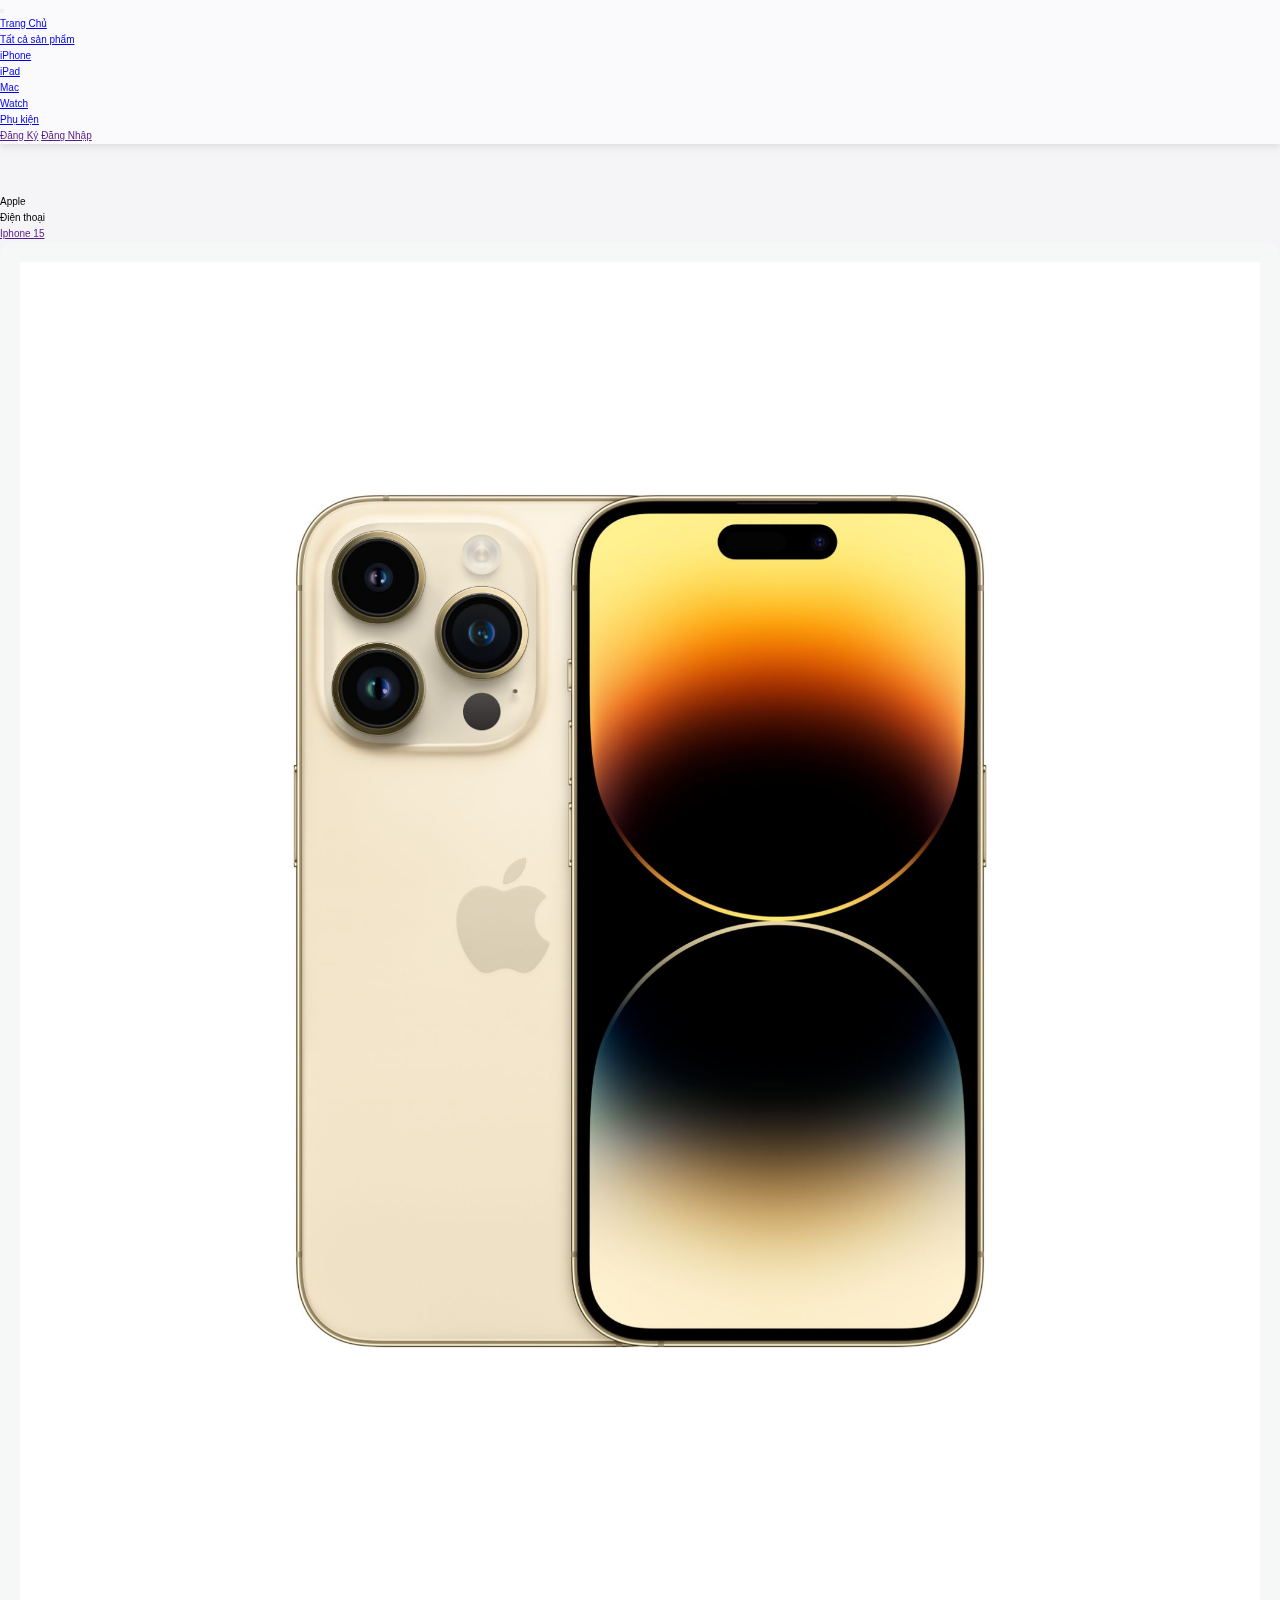
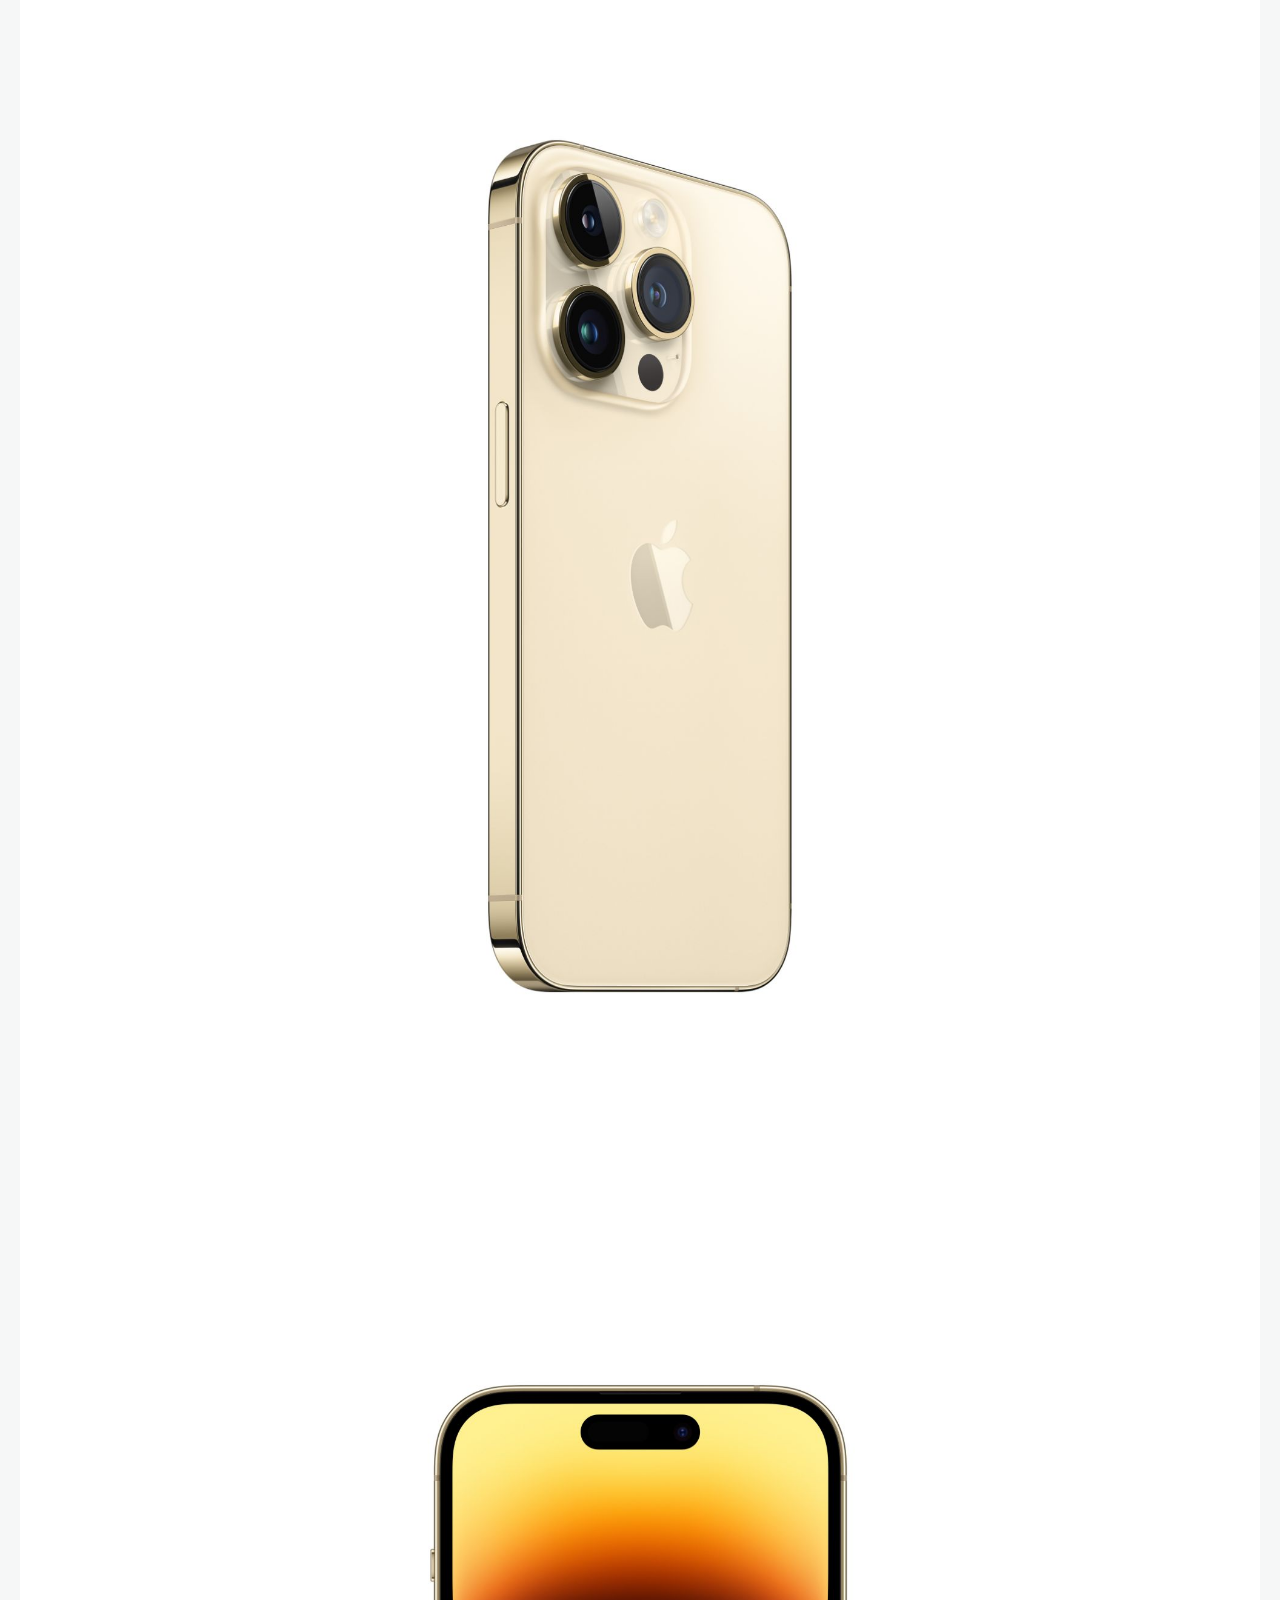
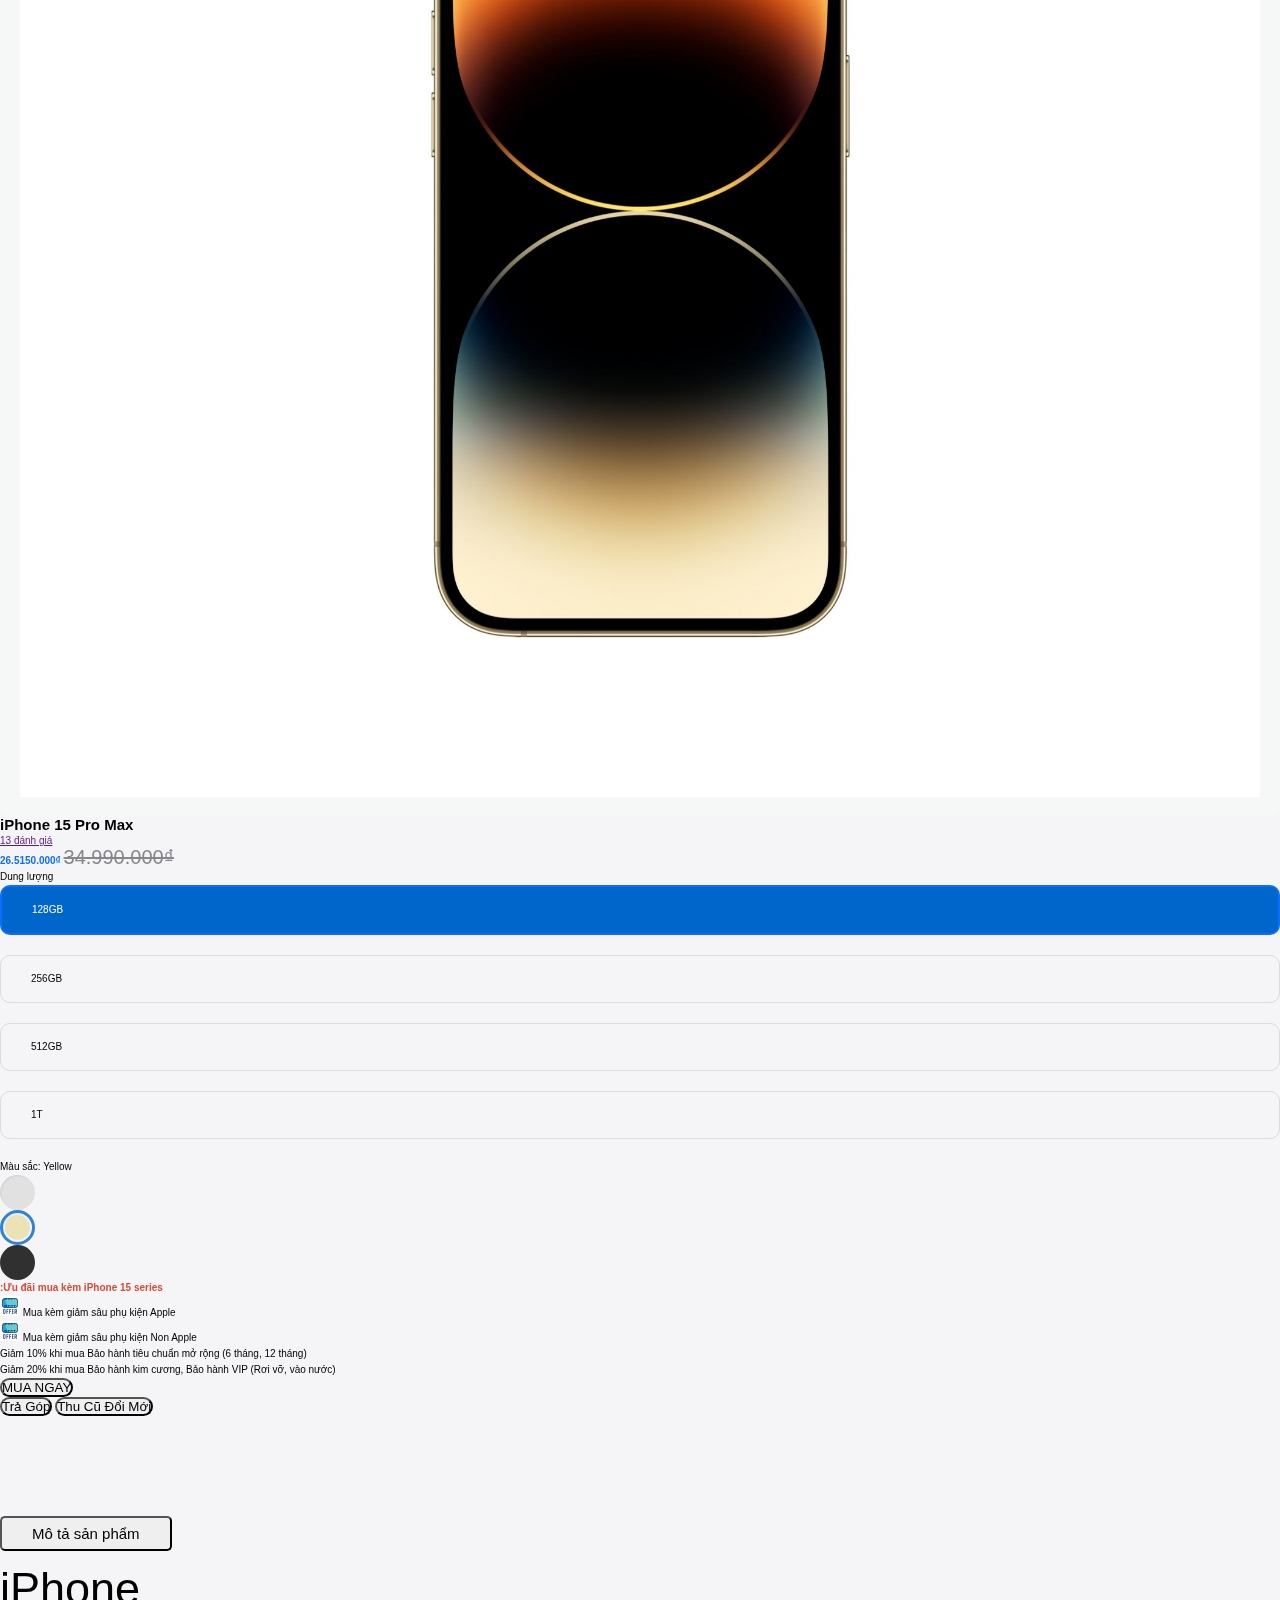
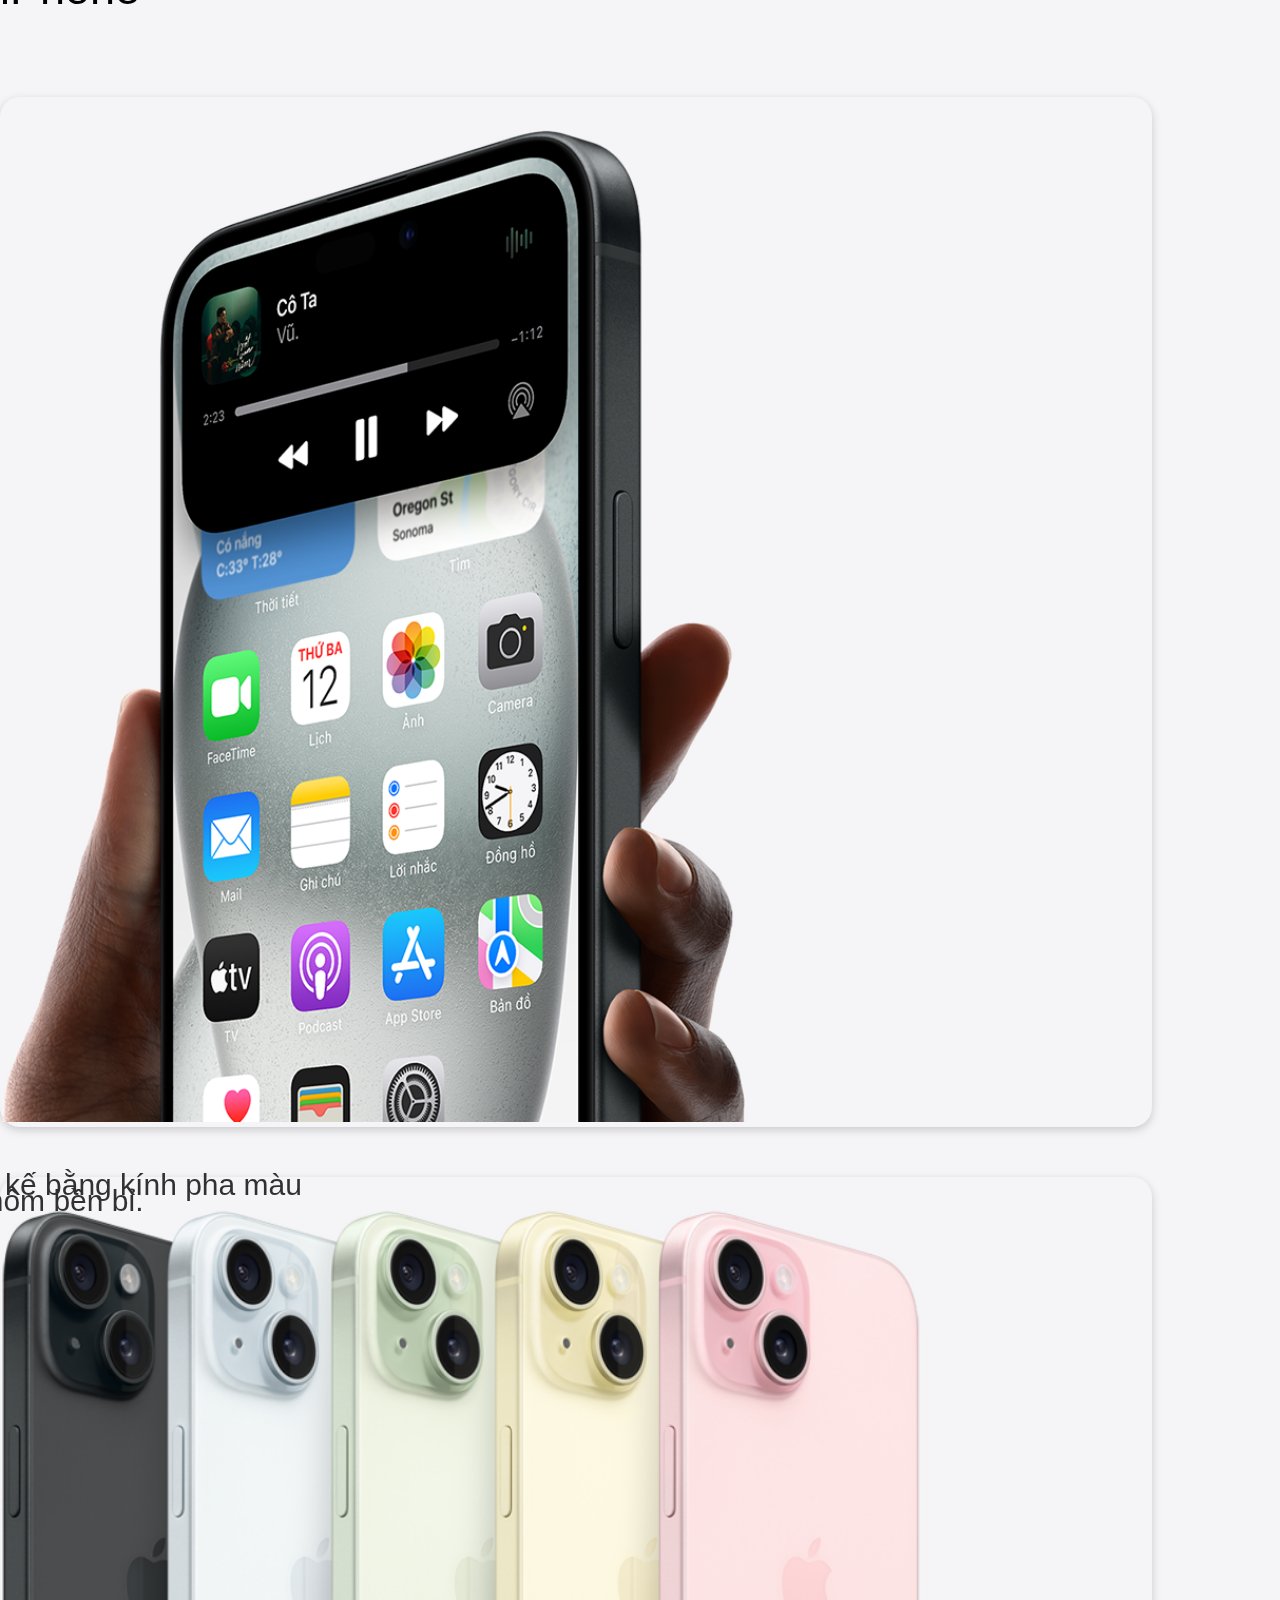
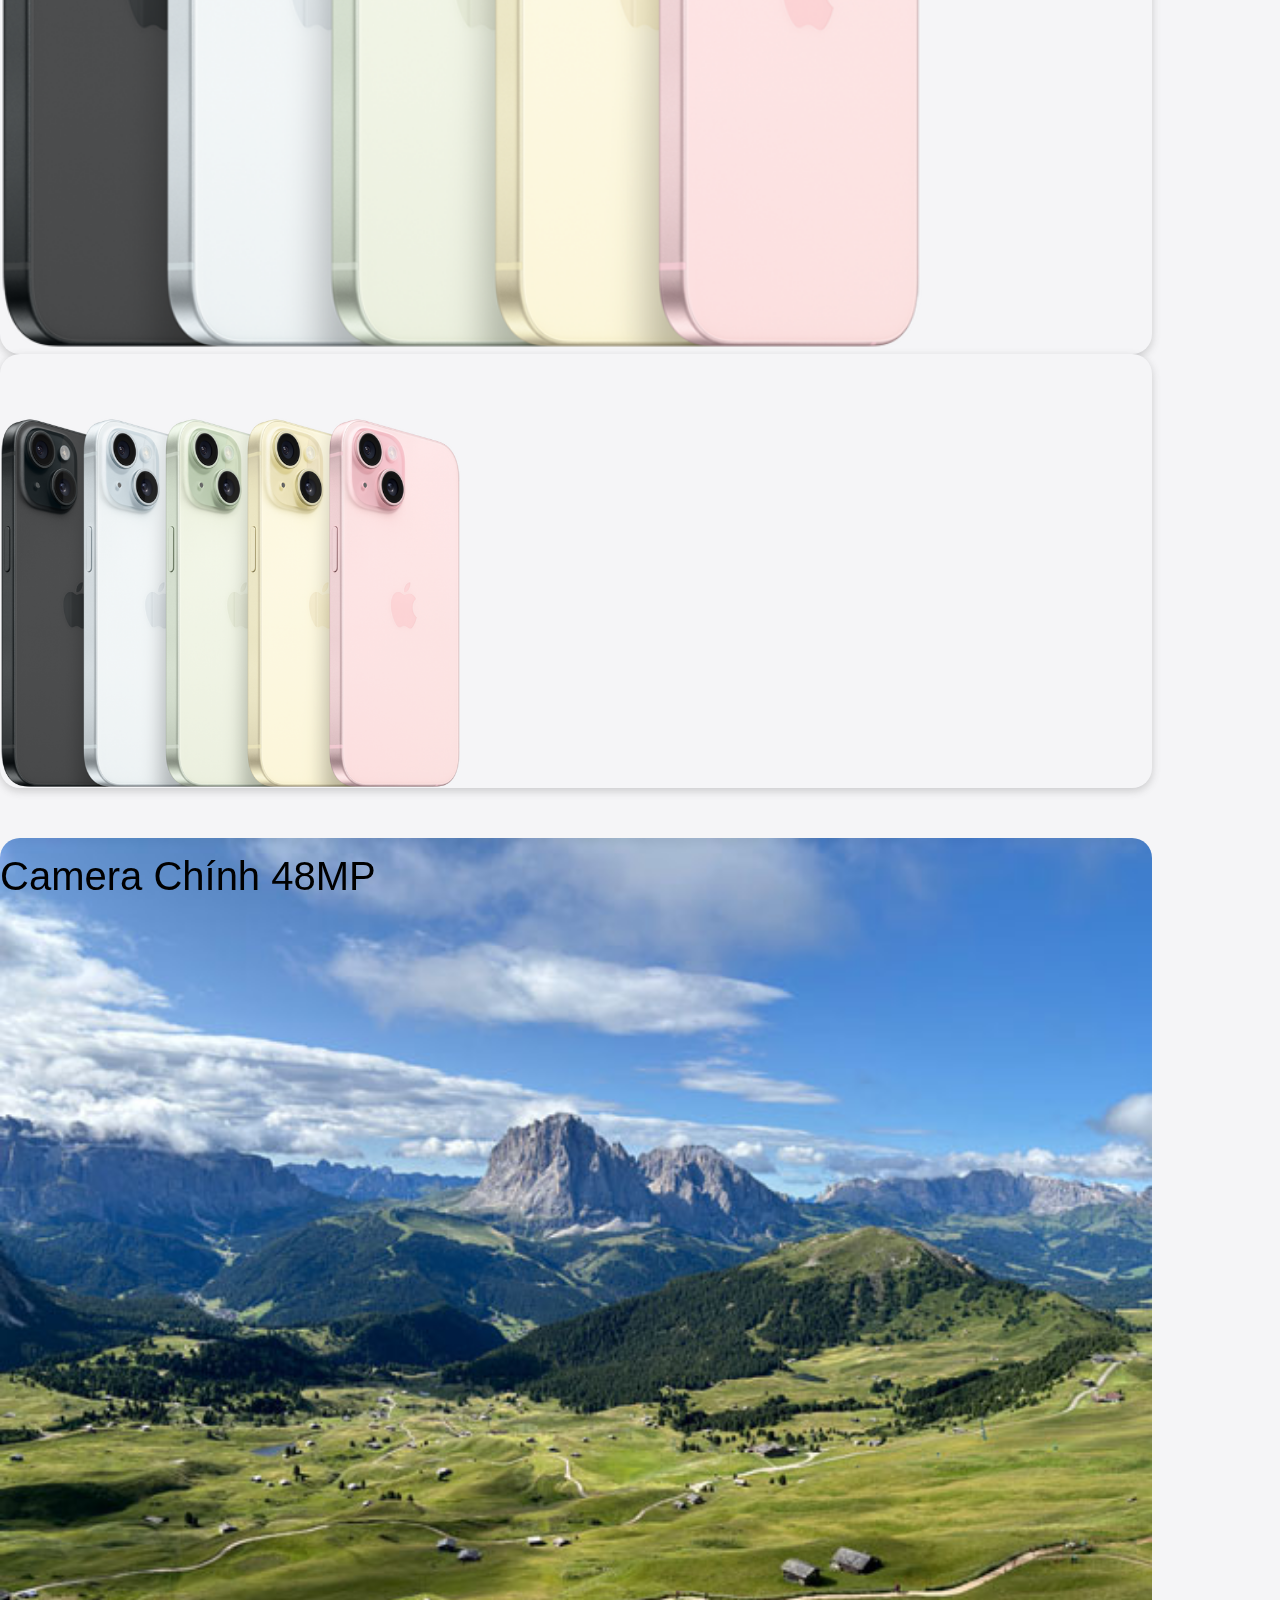
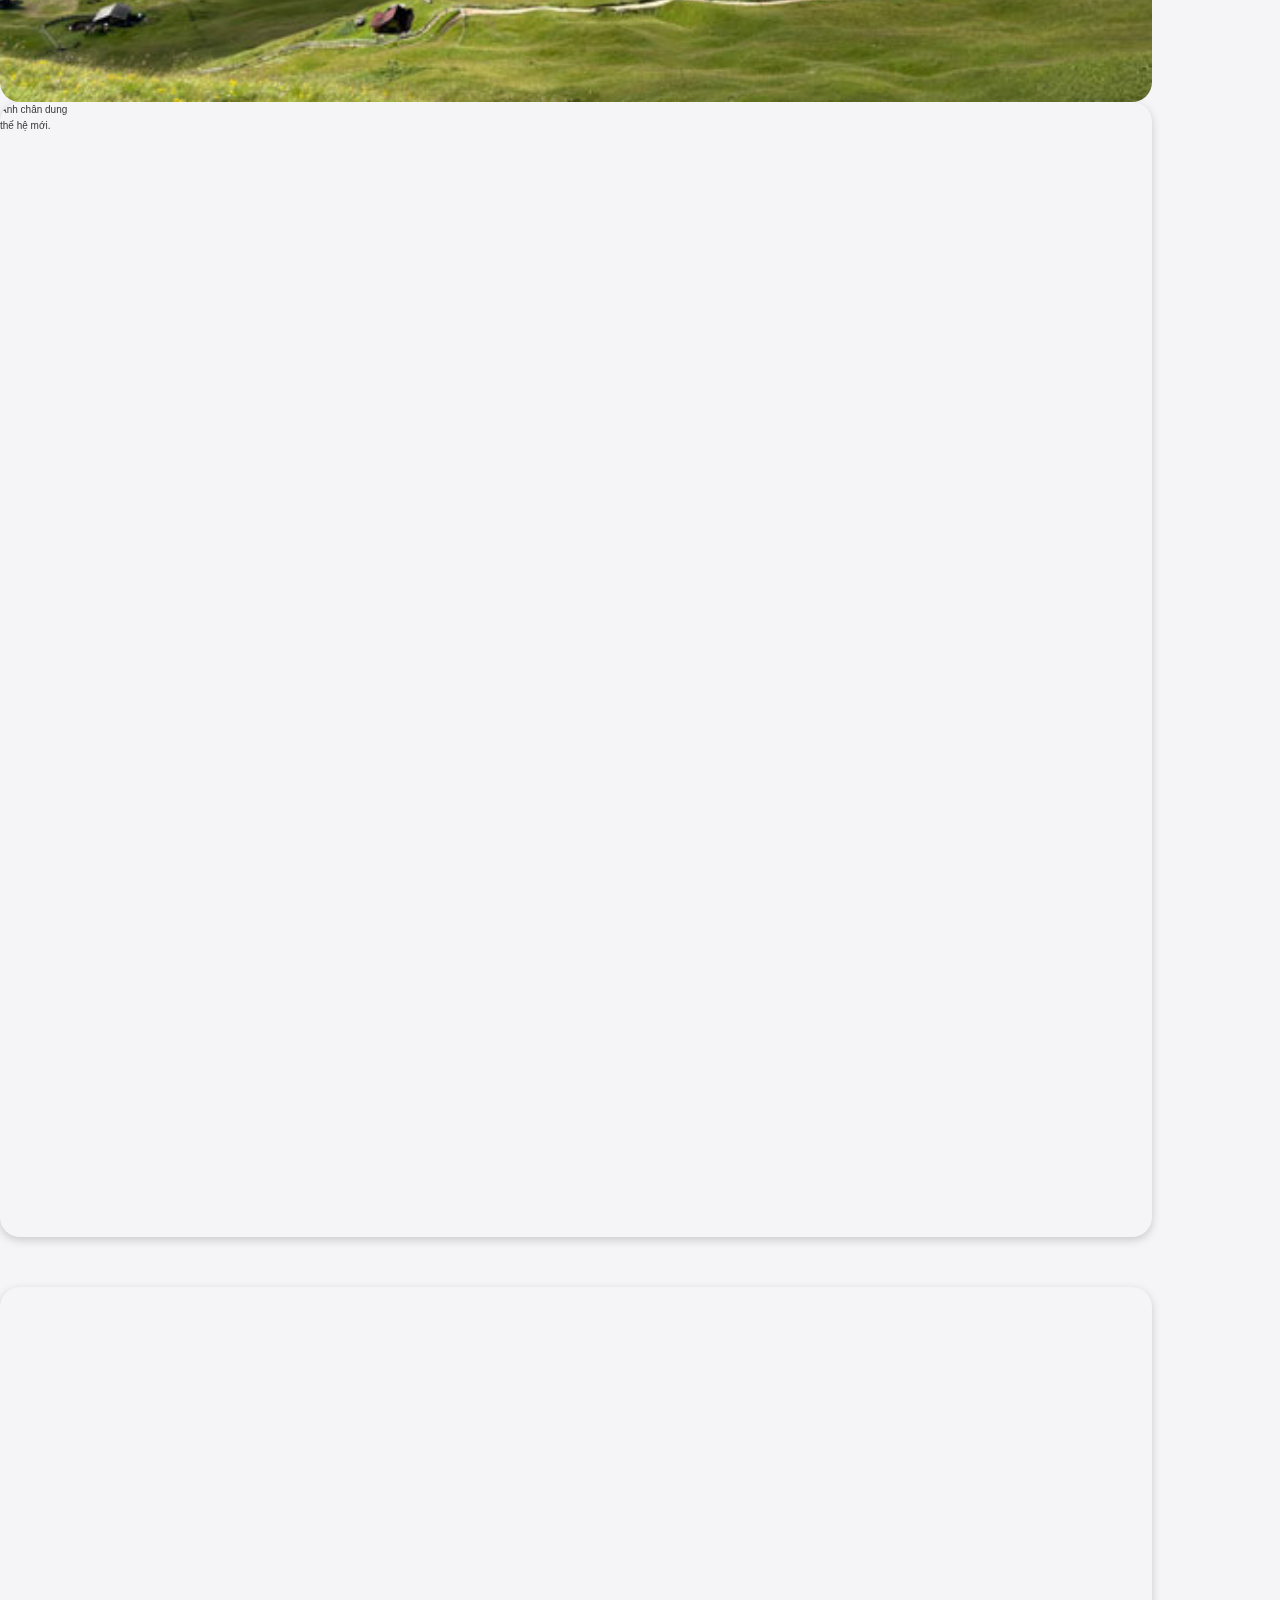
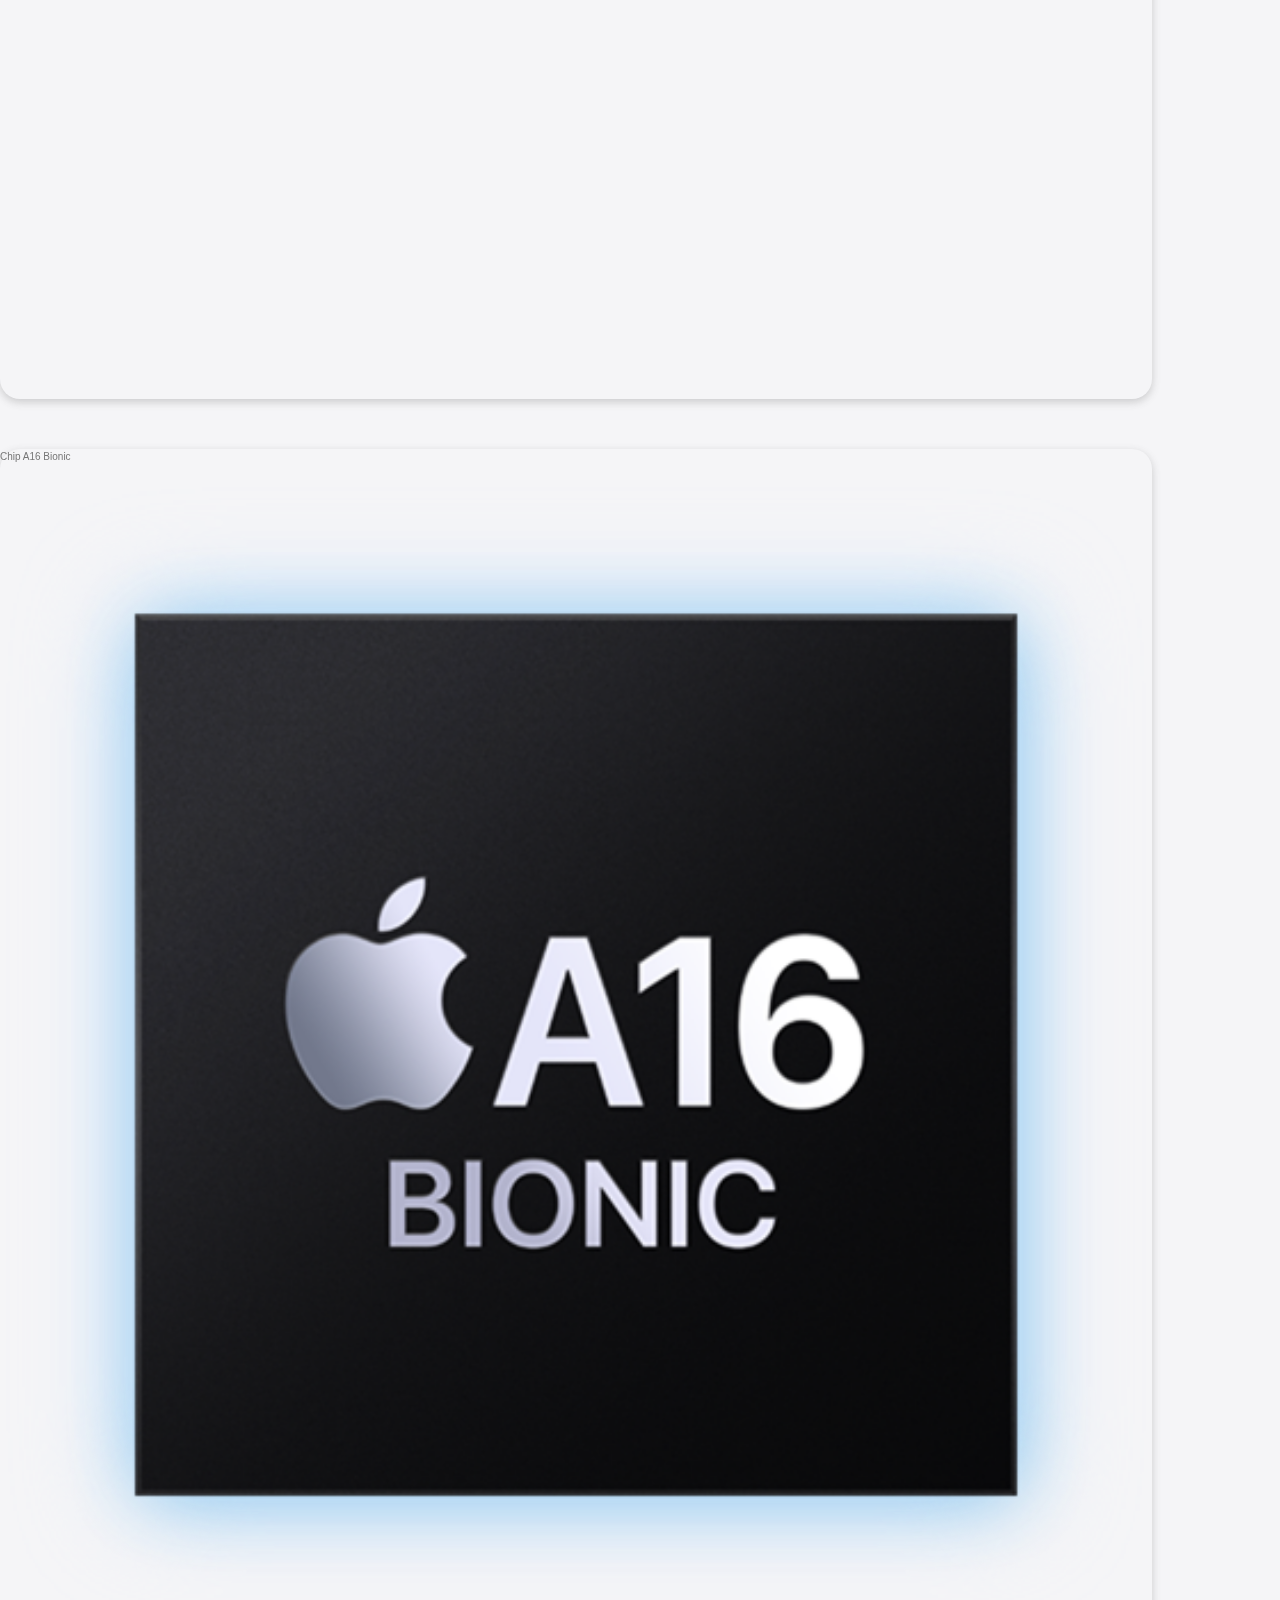
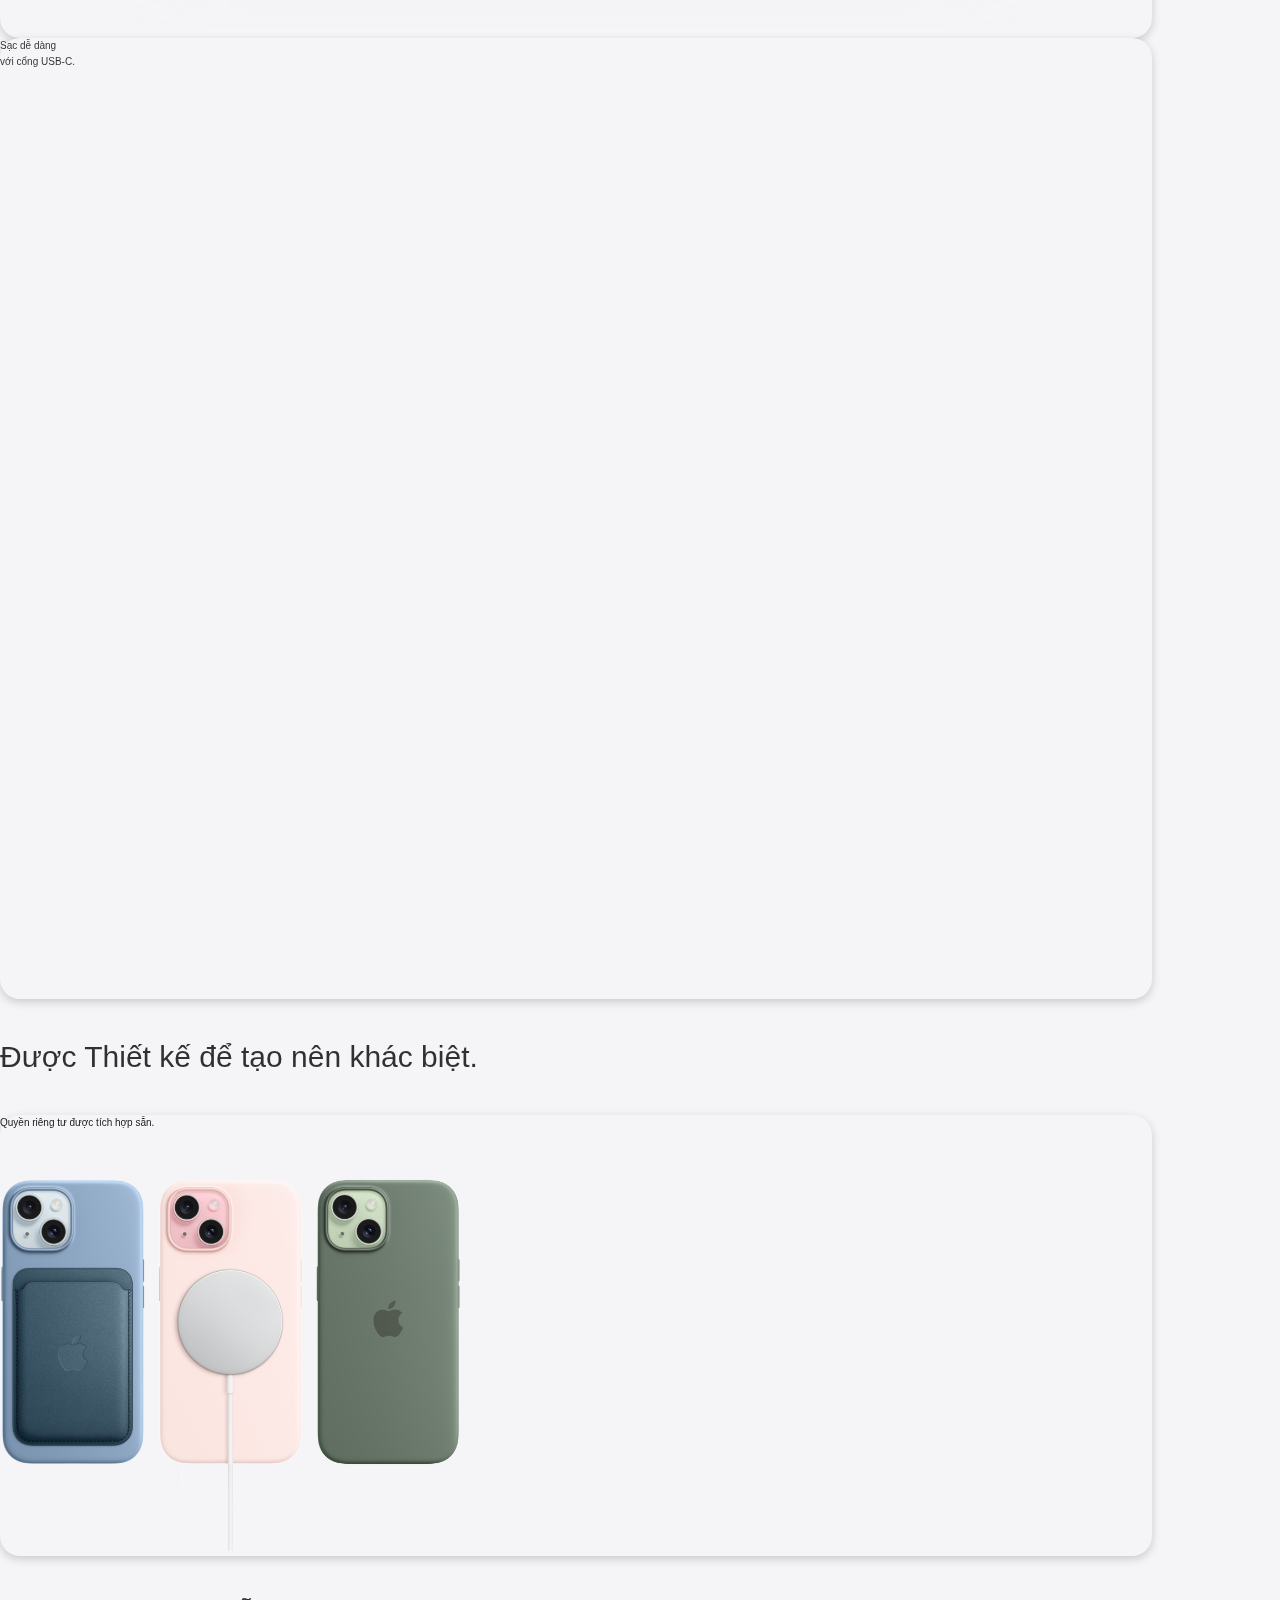
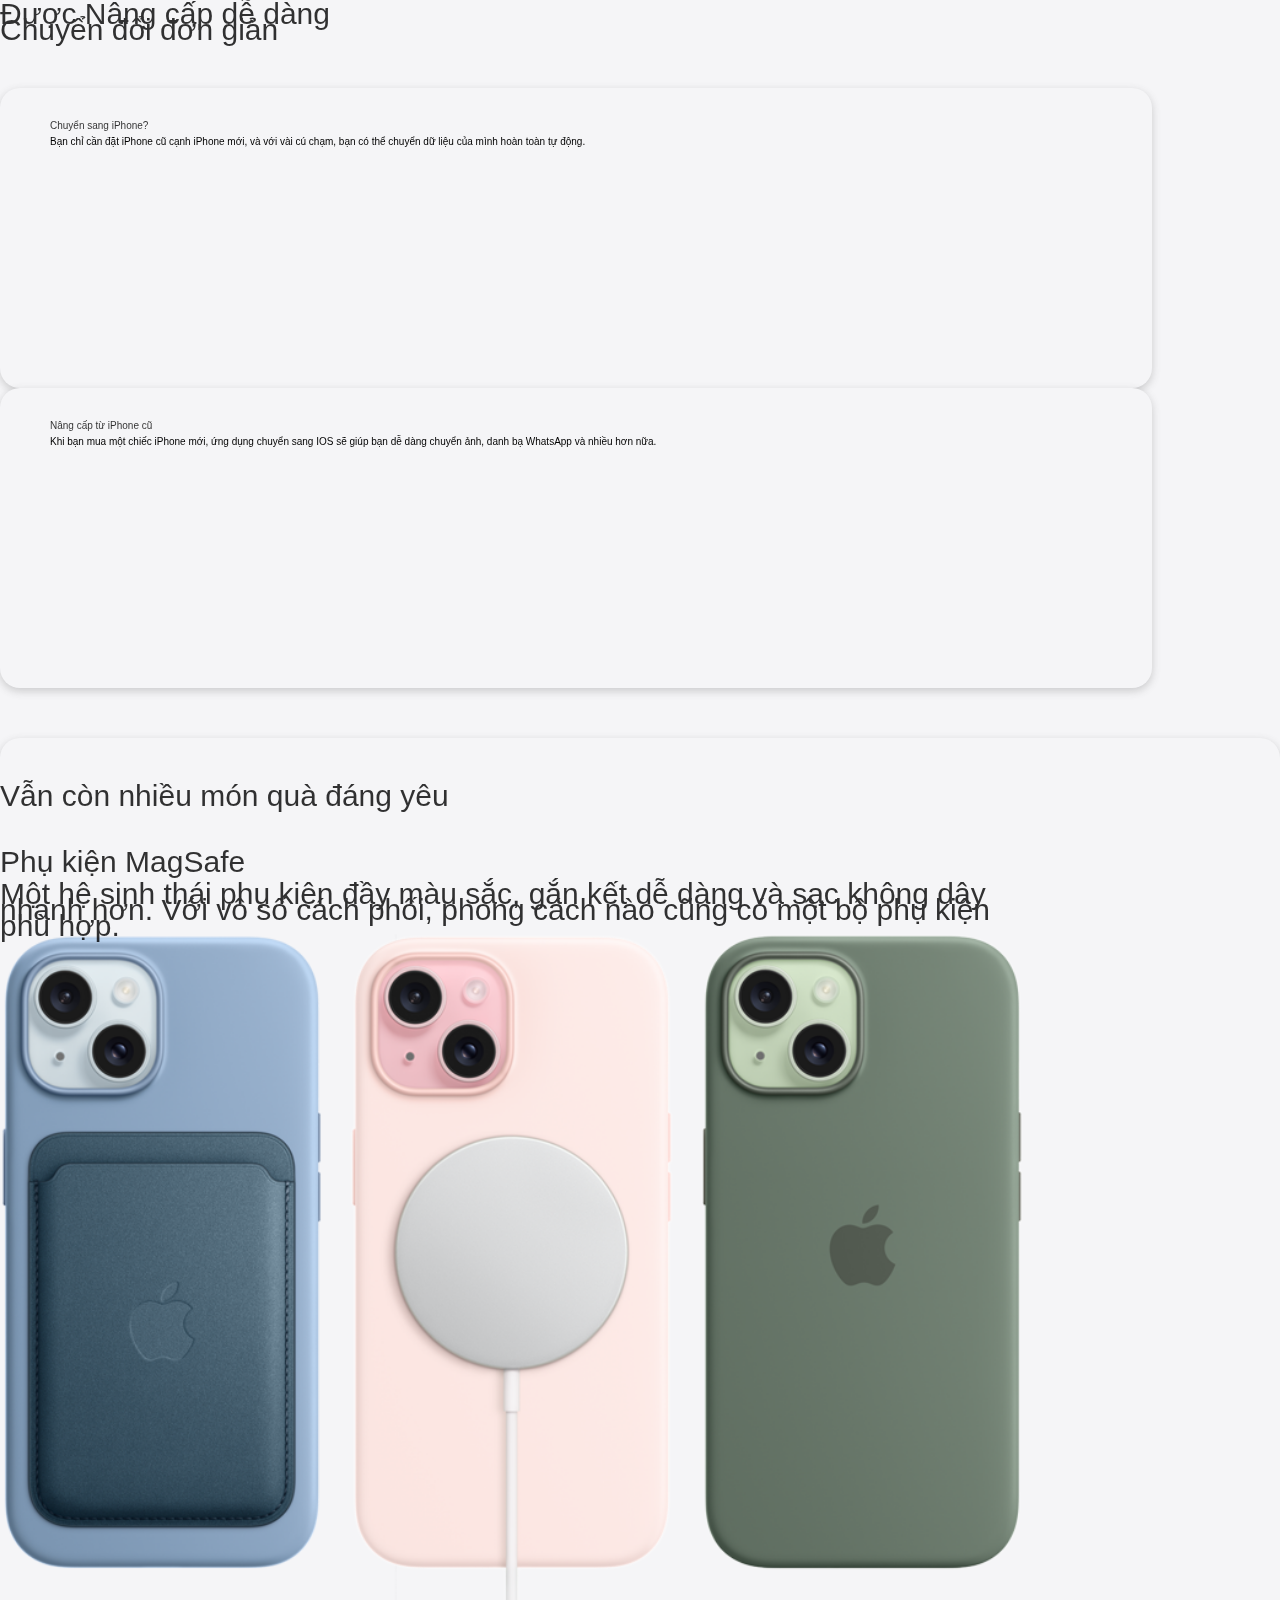
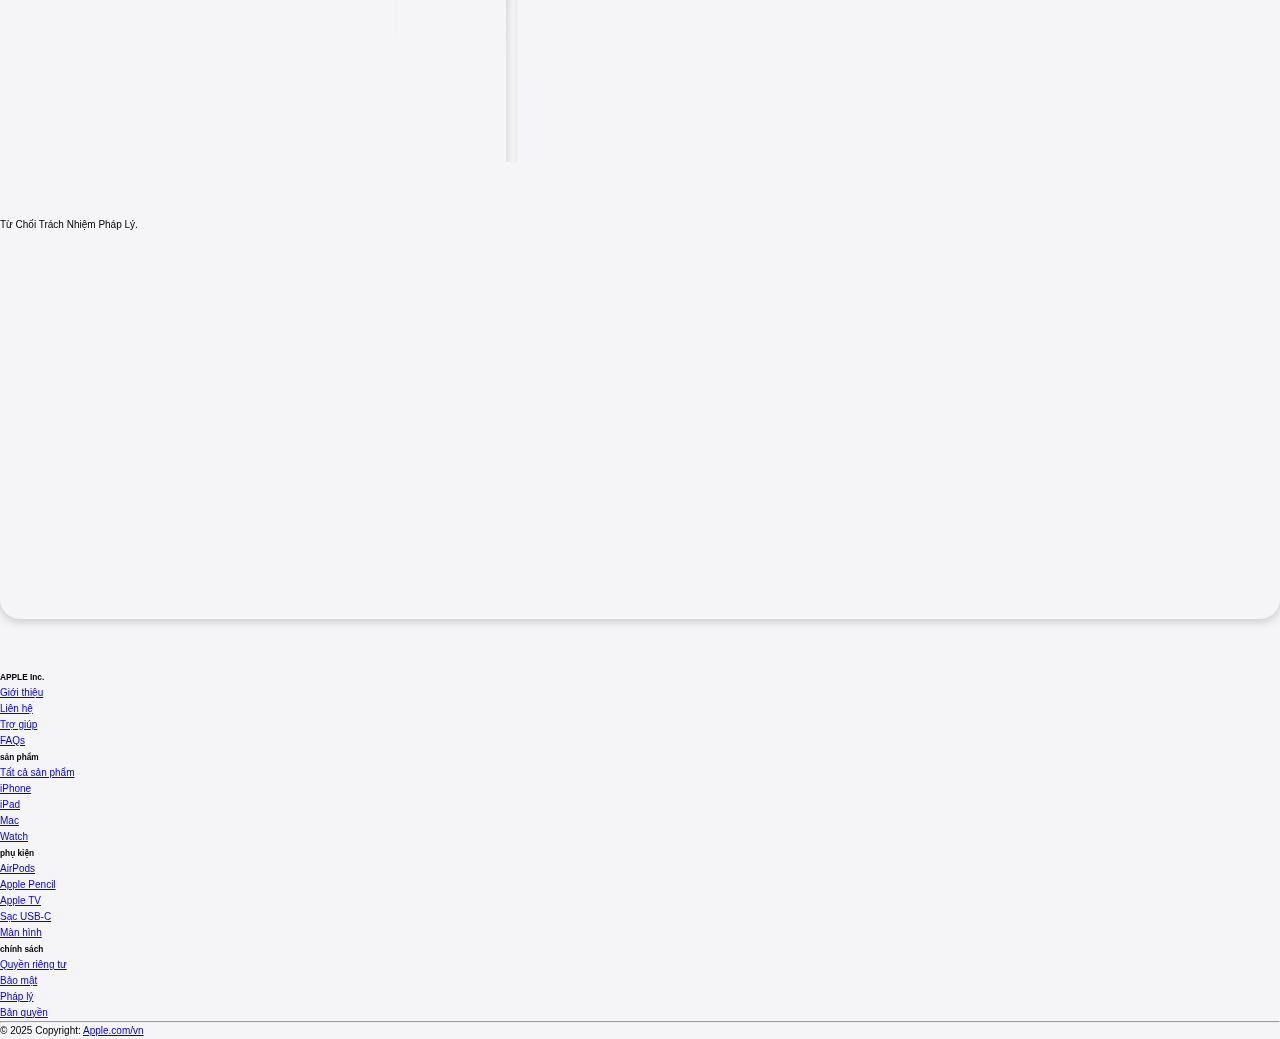
<file: 1.html>
<!DOCTYPE html>
<html lang="en">

<head>
    <meta charset="UTF-8">
    <meta name="viewport" content="width=device-width, initial-scale=1.0">
    <link rel="icon"
        href="https://cdn-icons-png.flaticon.com/128/10096/10096939.png?ga=GA1.1.1782978868.1679199684&track=ais" />
    <title>Product</title>

    <link href="https://cdn.jsdelivr.net/npm/bootstrap@5.3.8/dist/css/bootstrap.min.css" rel="stylesheet"
        integrity="sha384-sRIl4kxILFvY47J16cr9ZwB07vP4J8+LH7qKQnuqkuIAvNWLzeN8tE5YBujZqJLB" crossorigin="anonymous">
    <link rel="stylesheet" href="https://cdnjs.cloudflare.com/ajax/libs/font-awesome/6.4.2/css/all.min.css"
        integrity="sha512-z3gLpd7yknf1YoNbCzqRKc4qyor8gaKU1qmn+CShxbuBusANI9QpRohGBreCFkKxLhei6S9CQXFEbbKuqLg0DA=="
        crossorigin="anonymous" referrerpolicy="no-referrer" />

    <link rel="stylesheet" href="./assets/css/style.css">

</head>

<body>
    <div class="app bg-white">
        <!-- heder -->
        <!-- cuon dau trang -->
        <button id="cuondau"> <i class="fa-solid fa-arrow-up"></i></button>

        <!-- Navbar -->
        <nav class="thanhchinh navbar navbar-expand-lg fixed-top px-4 py-1" id="navchinh">
            <div class="container">
                <!-- logo -->
                <a class="logochinh navbar-brand fs-1 text-dark" href="#"> <i class="fa-brands fa-apple"></i></a>
                <!-- menu toggle -->
                <button class="navbar-toggler fs-2 text-dark ms-2 " type="button" data-bs-toggle="collapse"
                    data-bs-target="#navbarSupportedContent" aria-controls="navbarSupportedContent"
                    aria-expanded="false" aria-label="Toggle navigation">
                    <i class="fa-solid fa-bars"></i>
                </button>
                <div class="menu collapse navbar-collapse" id="navbarSupportedContent">
                    <ul class="navbar-nav me-auto">
                        <li class="nav-item">
                            <a class="nav-link fs-4 text-dark mx-4" href="./index.html">Trang Chủ</a>
                        </li>
                        <li class="nav-item">
                            <a class="nav-link active fs-4 text-dark mx-4" href="../../html/all_product/index.html">Tất
                                cả sản
                                phẩm</a>
                        </li>
                        <li class="nav-item">
                            <a class="nav-link fs-4 text-dark mx-4" href="../list_iphone/index.html">iPhone</a>
                        </li>
                        <li class="nav-item">
                            <a class="nav-link fs-4 text-dark mx-4" href="../../html/list_ipad/index.html">iPad</a>
                        </li>
                        <li class="nav-item">
                            <a class="nav-link fs-4 text-dark mx-4" href="../../html/list_mac/index.html">Mac</a>
                        </li>
                        <li class="nav-item">
                            <a class="nav-link fs-4 text-dark mx-4" href="../../html/list_watch/index.html">Watch</a>
                        </li>
                        <li class="nav-item">
                            <a class="nav-link fs-4 text-dark mx-4" href="../../html/list-pk/index.html">Phụ kiện</a>
                        </li>
                    </ul>
                </div>
                <!-- search & giohang -->
                <div class="search-giohang">
                    <a type="button" class="search text-dark mx-3" href="#"><i
                            class="fa-solid fa-magnifying-glass"></i></a>
                    <a class="giohang text-dark mx-3" href="#"><i class="fa-solid fa-cart-shopping"></i></a>
                </div>
                <!-- đăng nhập và đăng ký -->
                <a href="" type="button" class="loginout text-decoration-none ms-4 fs-4">Đăng Ký</a>
                <a href="" type="button" class="loginout text-decoration-none ms-4 fs-4">Đăng Nhập</a>

            </div>

        </nav>

        <!-- end heder -->

        <!-- body -->
        <div class=" container container_main " style="margin-top: 5rem; position: relative;">
            <div class="row sanpham justify-content-center">
                <!-- link san pham -->
                <ul class="sanpham_link p-3 m-0 d-flex text-secondary align-items-center border-bottom list-unstyled"
                    style="font-weight: 1500 ;">
                    <li class="sanpham_item me-2 list-unstyled">
                        Apple
                        <i class=" fa-solid fa-chevron-right fs-5"></i>
                    </li>
                    <li class="sanpham_item me-2 list-unstyled">
                        Điện thoại
                        <i class=" fa-solid fa-chevron-right fs-5"></i>
                    </li>
                    <li class="sanpham_item me-2 list-unstyled">
                        <a class="text-decoration-none text-success" href="">Iphone 15</a>
                    </li>
                </ul>
                <!-- san pham -->
                <div class="sanpham_ct row mt-3">

                    <div class="sanpham_img col-lg-6">
                        <div class="my-3 box_img " style="position: relative;">
                            <a class="switch switch_left" href="#anh" data-bs-slide="prev">
                                <div class="icon-box">
                                    <i class="fa-solid fa-chevron-left"></i>
                                </div>
                            </a>
                            <a class="switch switch_right " href="#anh" data-bs-slide="next">
                                <div class="icon-box">
                                    <i class="fa-solid fa-chevron-right"></i>
                                </div>
                            </a>
                            <!-- Carousel -->
                            <div id="anh" class="carousel carousel-dark slide" data-bs-ride="carousel">
                                <div class="carousel-inner">

                                    <div class="carousel-item active">
                                        <img src="./assets/images/1/carouse1.jpeg"
                                            class="d-block w-100" alt="Slide 1">

                                    </div>
                                    <div class="carousel-item">
                                        <img src="./assets/images/1/carouse2.jpeg"
                                            class="d-block w-100" alt="Slide 2">

                                    </div>
                                    <div class="carousel-item">
                                        <img src="./assets/images/1/carouse3.jpeg"
                                            class="d-block w-100" alt="Slide 3">

                                    </div>

                                </div>
                            </div>
                        </div>
                    </div>

                    <div class="tt_sanpham col-lg-6 mt-3 ps-5">
                        <div class="tt_sanpham_title p-0 align-items-center border-bottom pb-3">
                            <h2 class="ten_sanpham m-0 p-0 me-4 fs-1 pb-2 fw-bold">iPhone 15 Pro Max
                            </h2>

                            <div class="sanpham_danhgia d-flex align-items-center fs-4">
                                <div class="5sao d-inline-block me-2">
                                    <i class="fa-solid fa-star text-warning"></i>
                                    <i class="fa-solid fa-star text-warning"></i>
                                    <i class="fa-solid fa-star text-warning"></i>
                                    <i class="fa-solid fa-star text-warning"></i>
                                    <i class="fa-solid fa-star text-warning"></i>
                                </div>
                                <p class="sanpham_sodg d-inline-block m-0"><a class="text-decoration-none" href="">13
                                        đánh giá</a>
                                </p>
                            </div>
                        </div>
                        <div class="sanpham_gia d-flex align-items-center mt-4">
                            <span class=" giasale fs-1 text-primary fw-bold me-2">26.5150.000₫</span>
                            <span class="giacu fs-2">34.990.000₫</span>
                        </div>
                        <div class="sanpham_luachon">
                            <p class="sanpham_luachon-title my-3 fs-3">Dung lượng</p>
                            <ul class="sanpham_luachon--list p-0 ">
                                <li class="dungluong d-inline-block  me-3 fs-4  active1">
                                    128GB
                                </li>
                                <li class="dungluong d-inline-block  me-3 fs-4  ">
                                    256GB
                                </li>
                                <li class="dungluong d-inline-block  me-3 fs-4  ">
                                    512GB
                                </li>
                                <li class="dungluong d-inline-block  me-3 fs-4  ">
                                    1T</li>
                            </ul>
                        </div>
                        <div class="sanpham_mau_box mb-4">
                            <p class="sanpham_mau_title fs-3">Màu sắc: Yellow</p>
                            <ul class="sanpham_mau_list m-0 p-0">
                                <li class="mausac p-1 me-2 white list-unstyled d-inline-block   "
                                    data-name="White">
                                </li>
                                <li class="mausac p-1 me-2 yellow list-unstyled border border-color d-inline-block" data-name="Yellow">

                                </li>
                                <li class="mausac p-1 me-2 black list-unstyled d-inline-block" data-name="Black">
                                </li>
                            </ul>
                        </div>

                        <div>
                            <div class="ps-4 fs-5">
                                <h4 class="my-2" style="color: rgb(214, 75, 57);">
                                    :Ưu đãi mua kèm iPhone 15 series
                                </h4>
                                <div class="py-1">
                                    <img src="./assets/images/1/sticker1.gif" alt=""
                                        width="20" height="20" class="mx-1">
                                    <span>Mua kèm giảm sâu phụ kiện Apple</span> <br>
                                </div>
                                <div class="py-1">
                                    <img src="./assets/images/1/sticker1.gif" alt=""
                                        width="20" height="20" class="mx-1">
                                    <span> Mua kèm giảm sâu phụ kiện Non Apple </span> <br>
                                </div>
                                <div class="py-1">
                                    <i class="fa-solid fa-circle-check mx-1" style="color: limegreen;"></i>
                                    <span> Giảm 10% khi mua Bảo hành tiêu chuẩn mở rộng (6 tháng, 12 tháng) </span>
                                    <br>
                                </div>
                                <div class="py-1">
                                    <i class="fa-solid fa-circle-check mx-1" style="color: limegreen;"></i>
                                    <span> Giảm 20% khi mua Bảo hành kim cương, Bảo hành VIP (Rơi vỡ, vào
                                        nước)</span> <br>
                                </div>
                            </div>
                        </div>

                        <div class="sanpham_mua mt-3">
                            <div class="d-grid gap-2">
                                <button class="btn btn-origin bg-success py-4 fs-4 text-white mb-2"
                                    style="border-radius: 1rem ;" type="button">MUA
                                    NGAY</button>
                                <div class="d-flex">
                                    <button type="button" class="btn btn-primary btn-lg  fs-4 py-4 me-2"
                                        style="border-radius: 1rem ;flex: 1;">Trả
                                        Góp</button>
                                    <button type="button" class="btn btn-primary btn-lg  fs-4 py-4 ms-2"
                                        style="border-radius: 1rem ;flex: 1">Thu
                                        Cũ Đổi Mới</button>
                                </div>
                            </div>
                        </div>
                    </div>
                </div>

                <div class="container_nd" style="margin-top: 10rem;">
                    <div class="text-center">
                        <button type="button" class="btn btn-outline-primary"
                            style="padding: 0.7rem 3rem ; font-size: 1.5rem; font-weight: 1500; border-radius: 0.5rem;">Mô
                            tả sản phẩm</button>
                    </div>
                    <!-- nội dung chính -->
                    <div class="nd mx-auto " style="width: 90%;">
                        <div class=" text-center" style="font-size: 4.5rem;font-weight: 1500; margin-top: 3rem;">
                            <i class="fa-brands fa-apple"></i>
                            <span>iPhone</span>
                        </div>
                        <!-- Dymanic -->
                        <div class="row Dynamicd d-flex align-items-center text-center " style="margin-top: 10rem;">
                            <h2 class=" hieuung col-sm-12 col-md-6 col-tg-6 Dynamic_title  d-flex align-items-center">
                                Dynamic Island đưa thông tin quan trọng lên đầu.
                            </h2>
                            <div class="col-sm-12 col-md-6 col-tg-6 text-center pe-5">
                                <img src="./assets/images/1/Dy.png"
                                    alt="" class=" Dynamic_img " style="width: 65% !important;">
                            </div>
                        </div>
                        <!-- Thiet ke -->
                        <div class="row justify-content-between" style="margin-top: 5rem;">
                            <div class="thietke_1 col-sm-12 col-md-6 " >
                                <div class="row bg_thietke px-5">
                                    <p class="col-12 thietke_1_title hieuung fw-bold text-center mt-5"
                                        style="opacity: 0.8;font-size: 3rem;">Thiết kế bằng kính pha màu <br> và nhôm
                                        bền bỉ.
                                    </p>
                                    <img src="./assets/images/1/thietke1.png"
                                        alt="" class="thietke_1_img my-5" style="width: 80%;">
                                </div>
                            </div>
                            <div class="col-sm-12 col-md-6 col-lg-6  thietke_2 ps-4">
                                <div class="row bg_thietke align-items-center px-4 justify-content-center pt-5 align-items-center">
                                    <div class="col-6 fs-1 fw-bolder text-center" style="opacity: 0.8;">
                                        <p class="thietke_2_title hieuung">6,7″</p>
                                        <p class="thietke_2_title hieuung">iPhone 15 Plus</p>
                                    </div>
                                    <div class="col-6 fs-1 fw-bolder text-center" style="opacity: 0.8;">
                                        <p class="thietke_2_title hieuung">6,1″</p>
                                        <p class="thietke_2_title hieuung">iPhone 15</p>
                                    </div>
                                    <img src="./assets/images/1/thietke1.png"
                                        alt="" class="col-12 thietke_2_img py-5 mx-auto" style="width: 40%;">
                                </div>
                            </div>
                        </div>

                        <!-- Camera -->
                        <div class="row camera " style="margin-top: 5rem;">
                            <div class="col-sm-12 col-md-8 camera_1 p-0 pe-2">
                                <div class="bg_camera" style="position: relative;">
                                    <img src="./assets/images/1/camera1.jpg"
                                        alt="" class="camera_1_img" style="width: 100%; border-radius: 2rem;">
                                    <div class="camera1_text  text-center position text-light fw-bold"
                                        style="position: absolute; top: 3rem;; width: 100%;">
                                        <p class=" fw-bold mb-3" style="font-size: 4rem;">Camera Chính 48MP</p>
                                        <p class=" thietke_2_title hieuung" style="font-size: 4rem;">Ảnh có độ phân giải
                                            siêu cao.
                                            <br> Telephoto 2x.
                                        </p>
                                    </div>
                                </div>
                            </div>
                            <div class="col-sm-12 col-md-4 camera_2 p-0 ps-2">
                                <div class="camera_2 text-end bgg" style="overflow: hidden;">
                                    <div class="camera_2_text py-4 px-4 fs-1 fw-bolder text-center"
                                        style="opacity: 0.8;">
                                        Ảnh chân dung <br>
                                        thế hệ mới.</div>
                                    <img src="./assets/images/1/camera2.png"
                                        alt="" class="thietke_2_title hieuung " width="80%">
                                </div>
                            </div>

                        </div>

                        <!-- PINNNN -->
                        <div class="row col-12 pin px-4 justify-content-center align-items-center bgg"
                            style="margin-top: 5rem;">
                            <div class="pin_title_top hieuung fs-1 fw-bold text-center">
                                Pin dùng cả ngày. <br>Cứ tiếp tục làm mọi việc bạn muốn.
                            </div>
                            <div class="col-2 " style="opacity: 0.6; ">
                                <p class="pin_title_left hieuung text-center fs-3">Lên đến <br>26 giờ
                                    <br>thời gian xem video trên iPhone 15 Plus.
                                </p>
                            </div>
                            <div class="col-8 product__battery--img">

                                <div class="x-img-box">
                                    <img src="./assets/images/1/pin.png" class="py-5 pin_img hieuung"
                                        style="width: 100%;">
                                </div>

                            </div>
                            <div class="col-2 text-center fs-3 " style="opacity: 0.6;">
                                <p class="pin_title_right hieuung">Lên đến <br>26 giờ
                                    <br>thời gian chơi game trên iPhone 15 Plus.
                                </p>
                            </div>
                        </div>

                        <!-- CHIPP -->
                        <div class="row chip justify-content-between" style="margin-top: 5rem; ">
                            <div class="chip_1 col-sm-12 col-md-6 col-lg-4 p-0 pe-2">
                                <div class="bgg text-center px-5 py-4">
                                    <p class="m-0 mb-1 fs-2 pt-5" style=" color: #767676; ">
                                        Chip A16 Bionic
                                    </p>
                                    <p class="chip_1_title hieuung fs-1 fw-bold m-0 px-5">
                                        Sức mạnh Pro đã được kiểm chứng.
                                    </p>
                                    <img src="./assets/images/1/chip1.png"
                                        alt="" class="chip_1_img" style="width: 100%;">
                                </div>
                            </div>
                            <div class="chip_2 col-sm-12 col-md-6 col-lg-8 p-0 ps-2">
                                <div class="bgg text-center p-0 pt-5">
                                    <p class="text-center fs-1 fw-bold" style="opacity: 0.8;">
                                        Sạc dễ dàng <br> với cổng USB-C.
                                    </p>
                                    <img src="./assets/images/1/chip2.png"
                                        alt="" class="chip_2_img hieuung" style="width: 100%;">
                                </div>
                            </div>
                        </div>
                        <!-- cc -->
                        <div class="text-center fw-bold" style="font-size: 3rem; opacity: 0.8; margin-top: 5rem;">Được
                            Thiết kế để tạo nên khác biệt.
                        </div>
                        <!-- QUYỀN RIÊNG TƯ -->
                        <div class="row text-center justify-content-center bgg" style=" margin-top: 5rem;">
                            <div class="py-3 pt-5" style="font-size: 4rem; ">
                                <i class="fa-brands fa-apple"></i>
                            </div>
                            <div class="fs-1 fs-1 fw-bold mb-2" style="opacity: 0.9;">
                                Quyền riêng tư được tích hợp sẵn.
                            </div>
                            <p class="hieuung thietke_1_title fs-4 mb-5 text-secondary">
                                Từ Mã Khóa đến Báo Cáo Quyền Riêng Tư<br>
                                đến ứng dụng Sức Khoẻ, iPhone cho bạn <br>
                                quyền kiểm soát những gì mình chia sẻ.
                            </p>
                            <img src="./assets/images/1/qua.png"
                                alt="" style="width: 40%;">

                        </div>
                        <!-- CC -->
                        <div class="text-center fw-bold" style="font-size: 3rem; opacity: 0.8; margin-top: 5rem;">Được
                            Nâng cấp dễ dàng <br> Chuyển đổi đơn giản
                        </div>
                        <!-- DOII -->
                        <div class="row doi" style="margin-top: 5rem;">
                            <div class="col-6">
                                <div class="bgg d-flex flex-column justify-content-center text-center"
                                    style="min-height: 30rem; padding: 3rem 5rem;">
                                    <i class="fa-solid fa-repeat fs-1 text-primary"></i>
                                    <p class="fs-2 fw-bold mt-3" style="opacity: 0.8;">Chuyển sang iPhone?</p>
                                    <p class="fs-3 m-0 text-justify text-secondary">Bạn chỉ cần đặt iPhone cũ cạnh
                                        iPhone mới,
                                        và với vài cú chạm, bạn có thể chuyển dữ liệu của mình hoàn toàn tự động.
                                    </p>
                                </div>
                            </div>
                            <div class="col-6">
                                <div class="bgg d-flex flex-column justify-content-center text-center"
                                    style="min-height: 30rem; padding: 3rem 5rem;">
                                    <i class="fa-solid fa-arrow-up-right-dots fs-1 text-primary"></i>
                                    <p class="fs-2 fw-bold mt-3" style="opacity: 0.8;">Nâng cấp từ iPhone cũ</p>
                                    <p class="fs-3 m-0 text-justify text-secondary">Khi bạn mua một chiếc iPhone mới,
                                        ứng dụng chuyển sang IOS sẽ giúp bạn dễ dàng chuyển ảnh, danh bạ WhatsApp và
                                        nhiều hơn nữa.
                                    </p>
                                </div>
                            </div>
                        </div>
                    </div>
                    <!-- Qua -->
                    <div class="more container-fluid p-0" style="margin-bottom: 5rem;">
                        <div class="qua bgg container" style="margin-top: 5rem; padding-bottom: 5rem;">
                            <div class="more mx-auto" style="width: 80%;">
                                <div class="text-center mx-auto fw-bold"
                                    style="font-size: 3rem; opacity: 0.8; padding-top: 5rem;">
                                    Vẫn còn nhiều món quà đáng yêu
                                </div>
                                <div class="row bg-white phukien justify-content-between align-items-center"
                                    style="margin-top: 5rem; border-radius: 2rem;">
                                    <div class="phukien_1 col-sm-12 col-md-6 text-center px-5" style="font-size: 3rem;">
                                        <p class=" fw-bold" style="opacity: 0.8;">Phụ kiện MagSafe
                                        </p>
                                        <p class="qua_title hieuung fw-bold">
                                            Gắn thêm một ốp lưng, một ví da từ tính hay cả hai.
                                        </p>
                                        <p class=" fs-3" style="opacity: 0.8">
                                            Một hệ sinh thái phụ kiện đầy
                                            màu sắc, gắn kết dễ dàng và sạc không dây nhanh hơn.
                                            Với vô số cách phối, phong cách nào cũng có một bộ phụ kiện phù hợp.
                                        </p>
                                    </div>
                                    <div class="pt-5 col-sm-12 col-md-6 px-5">
                                        <img src="./assets/images/1/qua.png"
                                            alt="" style="width: 100%;">

                                    </div>


                                </div>
                                <!-- TRACH NHIEM -->
                                <div class="phapli fs-5 text-secondary  hieuung" style="margin-top: 5rem;">
                                    <div class="fs-4 fw-bold text-black"> Từ Chối
                                        Trách Nhiệm Pháp Lý.
                                    </div>
                                    <br>
                                    <p class="phapli_title hieuung"> Màn hình
                                        có các góc bo tròn theo đường cong tuyệt đẹp và
                                        nằm gọn theo một hình chữ nhật chuẩn. Khi tính theo hình chữ nhật chuẩn, kích
                                        thước
                                        màn hình theo đường chéo là 5,42 inch (iPhone 13 mini, iPhone 12 mini), 5,85
                                        inch
                                        (iPhone 11 Pro,iPhone X , iPhone X), 6,06 inch (iPhone 14, iPhone 13 Pro, iPhone
                                        13, iPhone 12
                                        Pro, iPhone 12, iPhone 11, iPhone X ), 6,12 inch (iPhone 15 Pro, iPhone 15,
                                        iPhone 14
                                        Pro), 6,46 inch (iPhone 11 Pro Max, iPhone X Max), 6,68 inch (iPhone 14 Plus,
                                        iPhone 13 Pro
                                        Max, iPhone 12 Pro Max), hoặc 6,69 inch (iPhone 15 Pro Max, iPhone 15 Plus,
                                        iPhone 14 Pro
                                        Max). Diện tích hiển thị thực tế nhỏ hơn.</p>
                                    <br>
                                    <p class="phapli_title hieuung">Pin Và Nguồn Điện: Tất cả các xác nhận về thời
                                        lượng pin phụ thuộc vào cấu hình mạng và nhiều yếu tố khác; các kết quả thực tế
                                        sẽ
                                        khác nhau. Pin có giới hạn chu kỳ sạc và cuối cùng có thể cần được thay thế.
                                        Thời lượng
                                        pin và chu kỳ sạc khác nhau tùy theo cách sử dụng và cài đặt. Truy cập
                                    </p>
                                    <br>
                                    <p class="phapli_title hieuung"> Cáp Sạc USB-C đi kèm các phiên bản iPhone 5
                                        tương thích với AirPods Pro (thế hệ thứ 2) có Hộp Sạc MagSafe (USB-C).
                                        <br><br>
                                        Yêu cầu cáp USB 3 với tốc độ 10Gb/s để đạt tốc độ truyền nhanh hơn đến 20x
                                        trên các phiên bản iPhone 15 Pro.
                                    </p>
                                    <br>
                                    <p class="phapli_title hieuung">Mạng Di Động Và Không Dây: Cần có gói cước dữ liệu.
                                        Mạng 5G và LTE chỉ khả dụng ở một số thị trường và được cung cấp qua một số nhà
                                        mạng.
                                        Tốc độ phụ thuộc vào thông lượng lý thuyết và có thể thay đổi tùy địa điểm và
                                        nhà
                                        mạng.Để biết thông tin về hỗ trợ mạng 5G và LTE, vui lòng liên hệ nhà mạng và
                                        truy cập
                                    </p>
                                    <br>
                                    <p class="phapli_title hieuung"> Các màu chỉ nhằm mục đích minh họa. Phụ kiện
                                        MagSafe được bán riêng.

                                    </p>
                                    <br>
                                    <p class="phapli_title hieuung">Ưu Đãi Apple TV+: Chỉ dành cho thuê bao mới và
                                        thuê bao đã từng sử dụng đủ điều kiện. 179.000đ/tháng cho đến khi bị hủy. Một ưu
                                        đãi
                                        cho mỗi ID Apple và nhóm Chia Sẻ Trong Gia Đình. Có áp dụng các điều khoản; vui
                                        lòng
                                        truy cập
                                    </p>
                                    <br>
                                    <p class="phapli_title hieuung">Tính Năng Khả Dụng: Một số tính năng không khả dụng
                                        tại
                                        một số quốc gia hoặc khu vực.
                                    </p>


                                </div>
                            </div>

                        </div>
                    </div>
                </div>


            </div>
        </div>

    </div>
<!-- 
    <div class="n"></div> -->
    <!-- FOOTER -->
    <div class="container thanh  mt-5 " style="">
        <footer class="text-center text-lg-start text-dark ">
            <div class="container pb-0">
                <div class="row">
                    <div class="col-md-3 col-sm-6 mb-4 mb-md-0">
                        <h5 class="mb-3 fs-3 fw-bold"><i class="fa-brands fa-apple"></i> APPLE Inc.</h5>
                        <ul class="list-unstyled mb-0">
                            <li><a href="#!" class="text-dark text-decoration-none fs-4 lh-lg">Giới thiệu</a></li>
                            <li><a href="#!" class="text-dark text-decoration-none fs-4 lh-lg">Liên hệ</a></li>
                            <li><a href="#!" class="text-dark text-decoration-none fs-4 lh-lg">Trợ giúp</a></li>
                            <li><a href="#!" class="text-dark text-decoration-none fs-4 lh-lg">FAQs</a></li>
                        </ul>
                    </div>
                    <div class="col-md-3 col-sm-6 mb-4 mb-md-0">
                        <h5 class="mb-3 fs-3 fw-bold text-uppercase">sản phẩm</h5>
                        <ul class="list-unstyled mb-0">
                            <li><a href="#!" class="text-dark text-decoration-none fs-4 lh-lg">Tất cả sản phẩm</a>
                            </li>
                            <li><a href="#!" class="text-dark text-decoration-none fs-4 lh-lg">iPhone</a></li>
                            <li><a href="#!" class="text-dark text-decoration-none fs-4 lh-lg">iPad</a></li>
                            <li><a href="#!" class="text-dark text-decoration-none fs-4 lh-lg">Mac</a></li>
                            <li><a href="#!" class="text-dark text-decoration-none fs-4 lh-lg">Watch</a></li>
                        </ul>
                    </div>
                    <div class="col-md-3 col-sm-6 mb-4 mb-md-0">
                        <h5 class="mb-3 fs-3 fw-bold text-uppercase">phụ kiện</h5>
                        <ul class="list-unstyled mb-0">
                            <li><a href="#!" class="text-dark text-decoration-none fs-4 lh-lg">AirPods</a></li>
                            <li><a href="#!" class="text-dark text-decoration-none fs-4 lh-lg">Apple Pencil</a></li>
                            <li><a href="#!" class="text-dark text-decoration-none fs-4 lh-lg">Apple TV</a></li>
                            <li><a href="#!" class="text-dark text-decoration-none fs-4 lh-lg">Sạc USB-C</a></li>
                            <li><a href="#!" class="text-dark text-decoration-none fs-4 lh-lg">Màn hình</a></li>
                        </ul>
                    </div>
                    <div class="col-md-3 col-sm-6 mb-4 mb-md-0">
                        <h5 class="mb-3 fs-3 fw-bold text-uppercase">chính sách</h5>
                        <ul class="list-unstyled mb-0">
                            <li><a href="#!" class="text-dark text-decoration-none fs-4 lh-lg">Quyền riêng tư</a>
                            </li>
                            <li><a href="#!" class="text-dark text-decoration-none fs-4 lh-lg">Bảo mật</a></li>
                            <li><a href="#!" class="text-dark text-decoration-none fs-4 lh-lg">Pháp lý</a></li>
                            <li><a href="#!" class="text-dark text-decoration-none fs-4 lh-lg">Bản quyền</a></li>
                        </ul>
                    </div>
                </div>
                <hr class="mb-2 mt-5" />
            </div>
            <!-- Copyright-->
            <div class="text-center fs-5 p-4">
                © 2025 Copyright:
                <a class="text-secondary" href="https://www.apple.com/vn/">Apple.com/vn</a>
            </div>
        </footer>
    </div>




    <script src="https://cdn.jsdelivr.net/npm/bootstrap@5.3.8/dist/js/bootstrap.bundle.min.js"
        integrity="sha384-FKyoEForCGlyvwx9Hj09JcYn3nv7wiPVlz7YYwJrWVcXK/BmnVDxM+D2scQbITxI"
        crossorigin="anonymous"></script>
    <script src="./assets/js/js.js"></script>
</body>

</html>
</file>
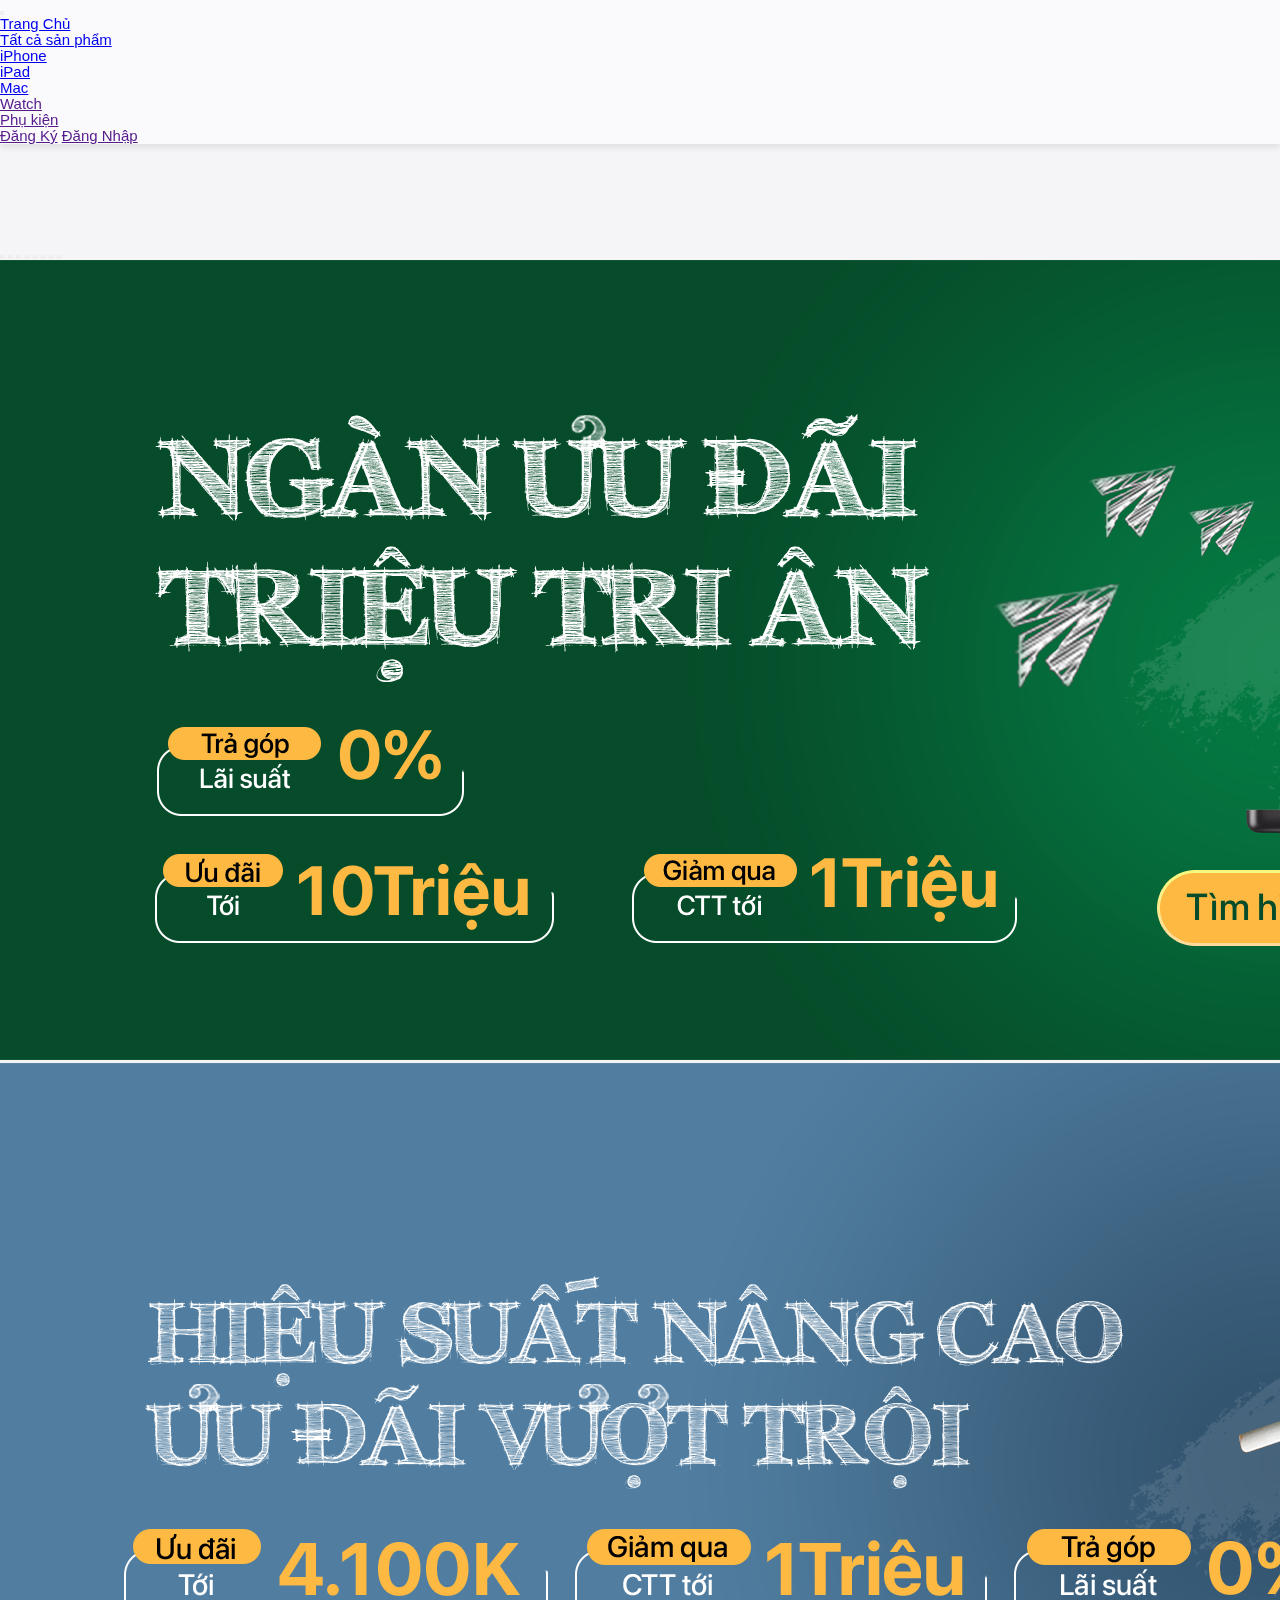
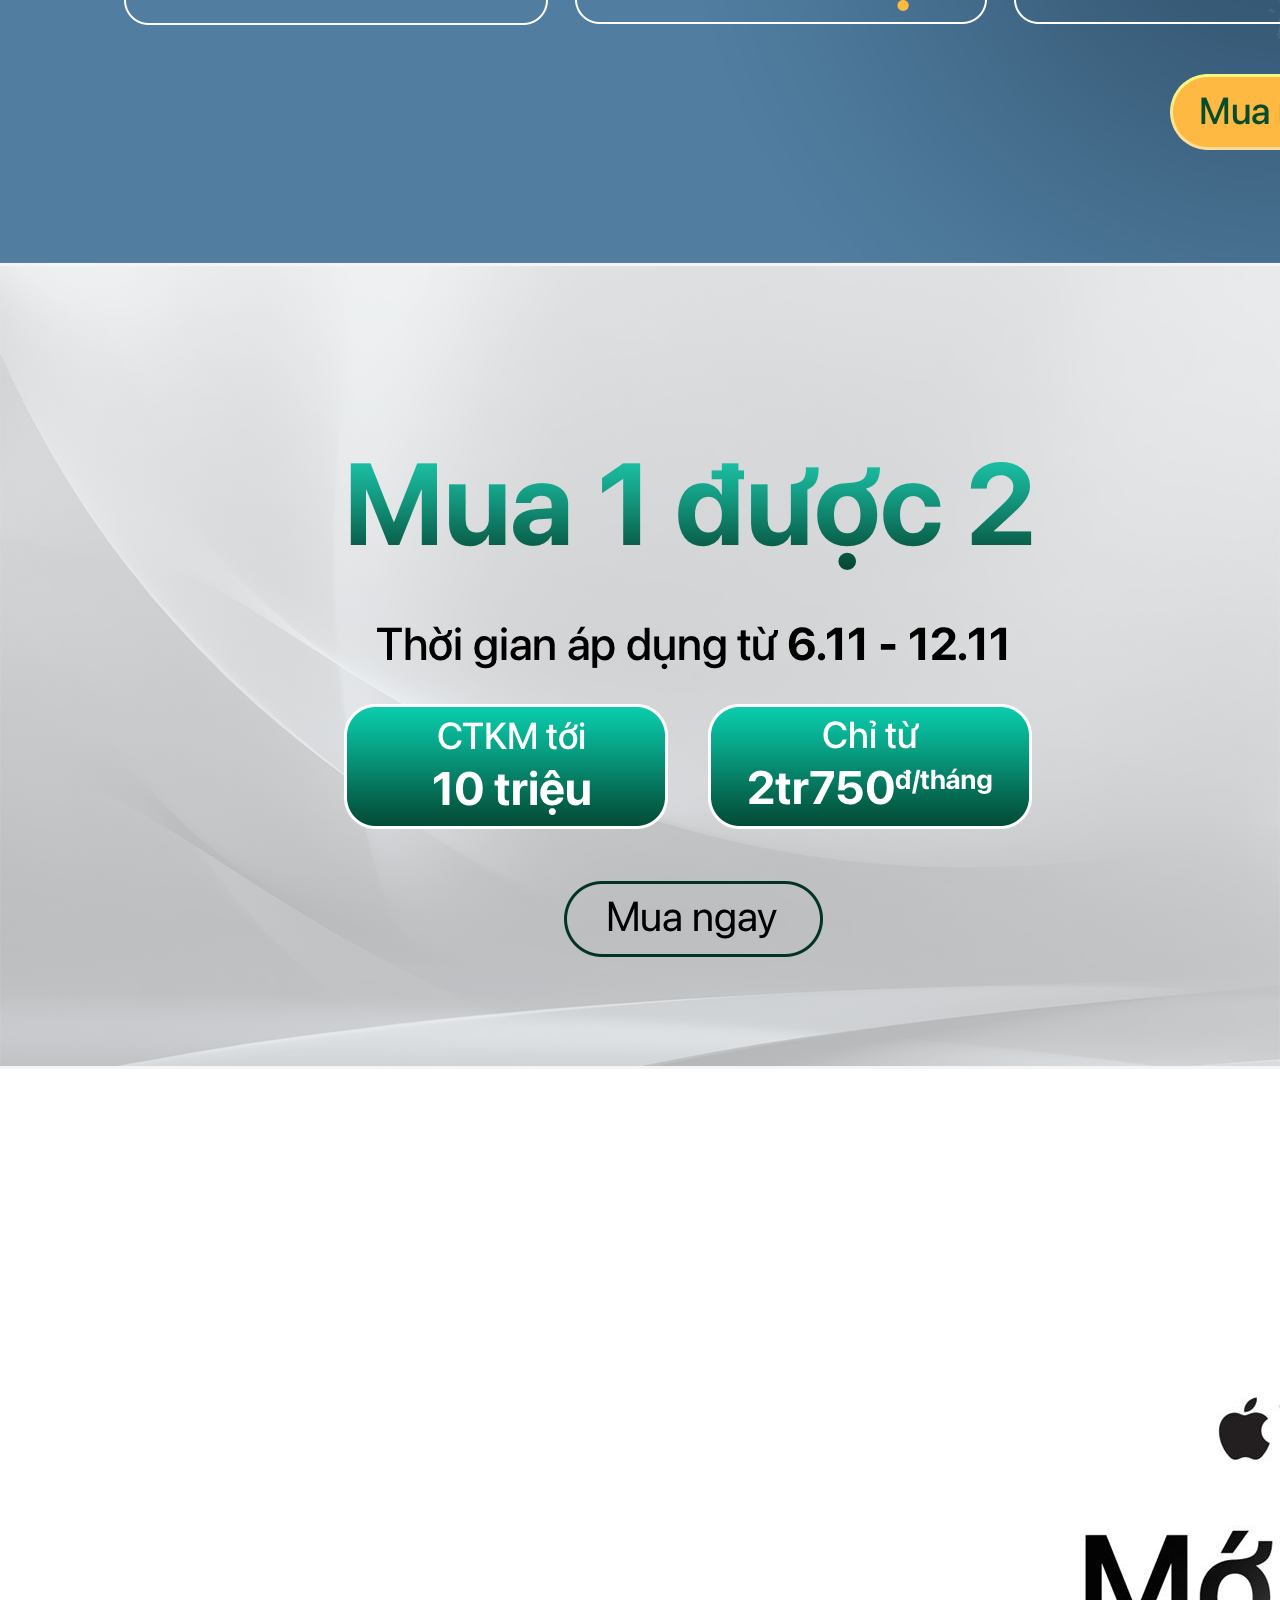
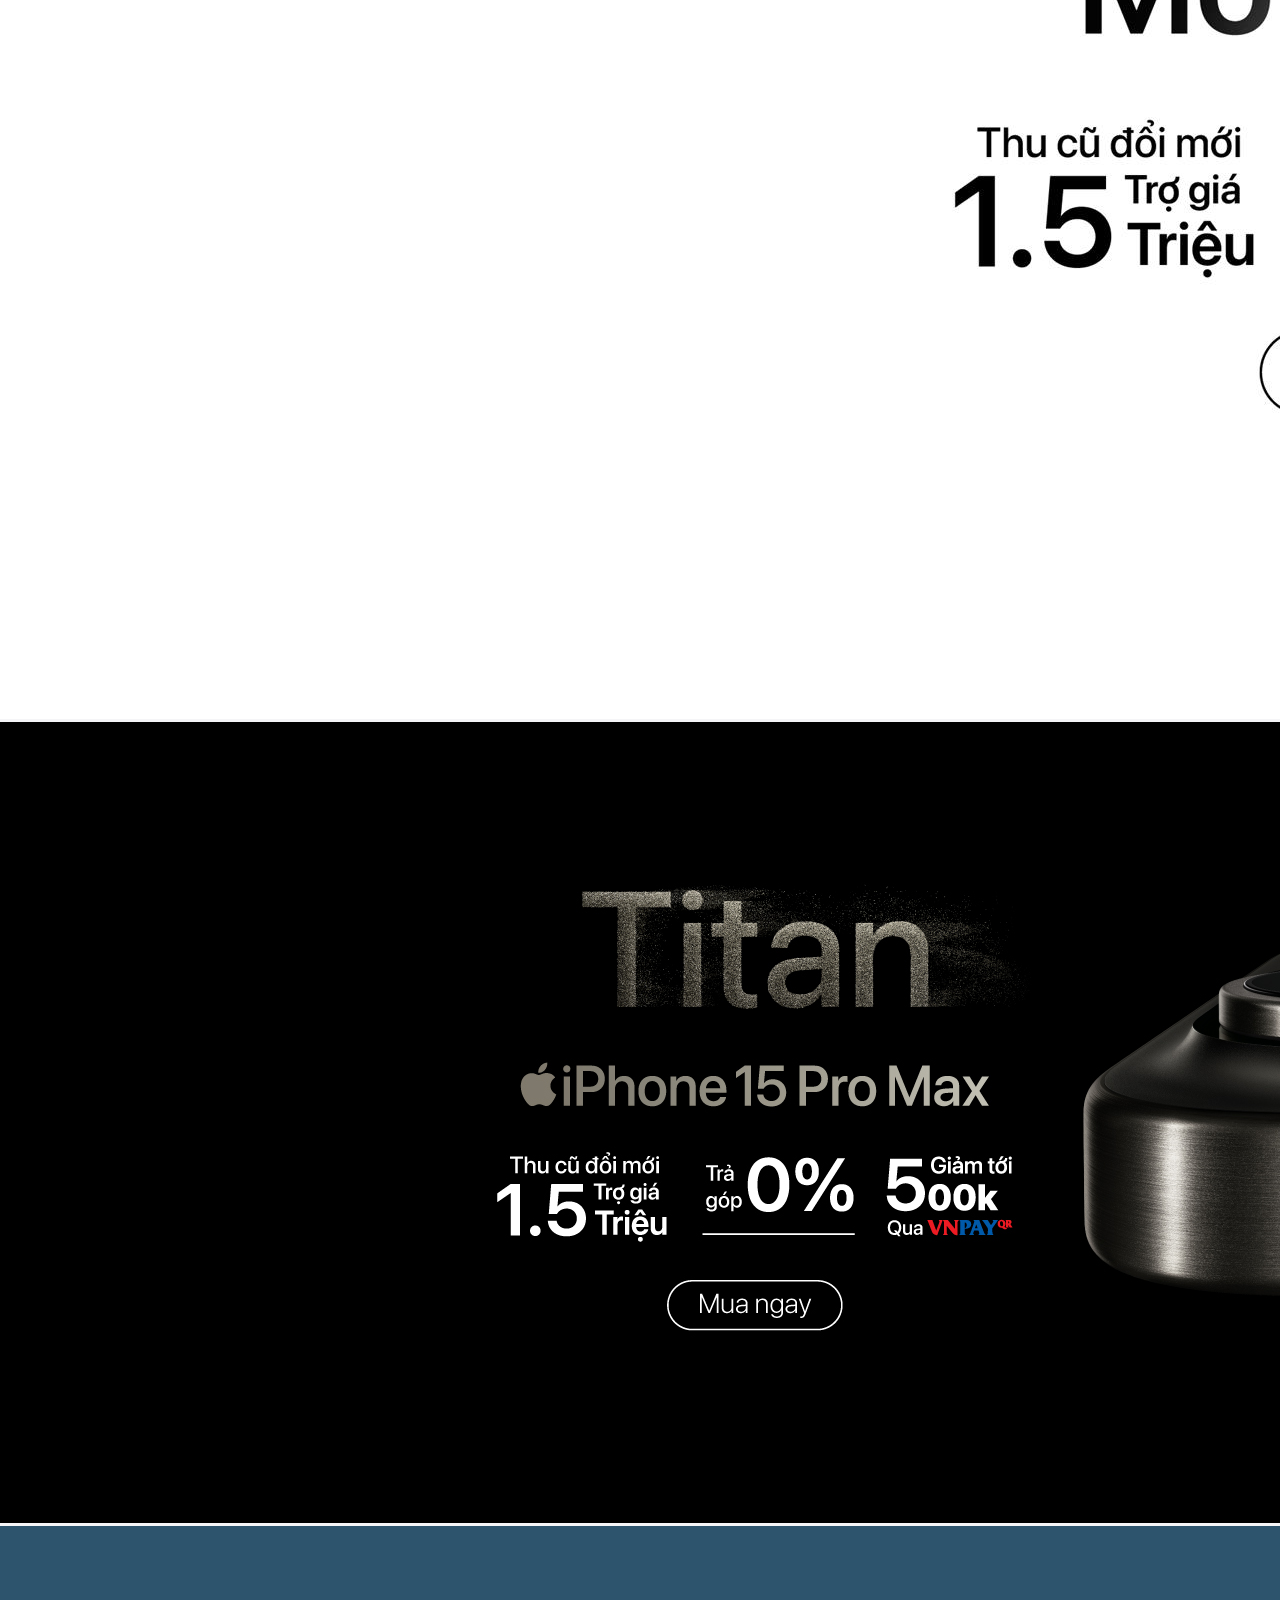
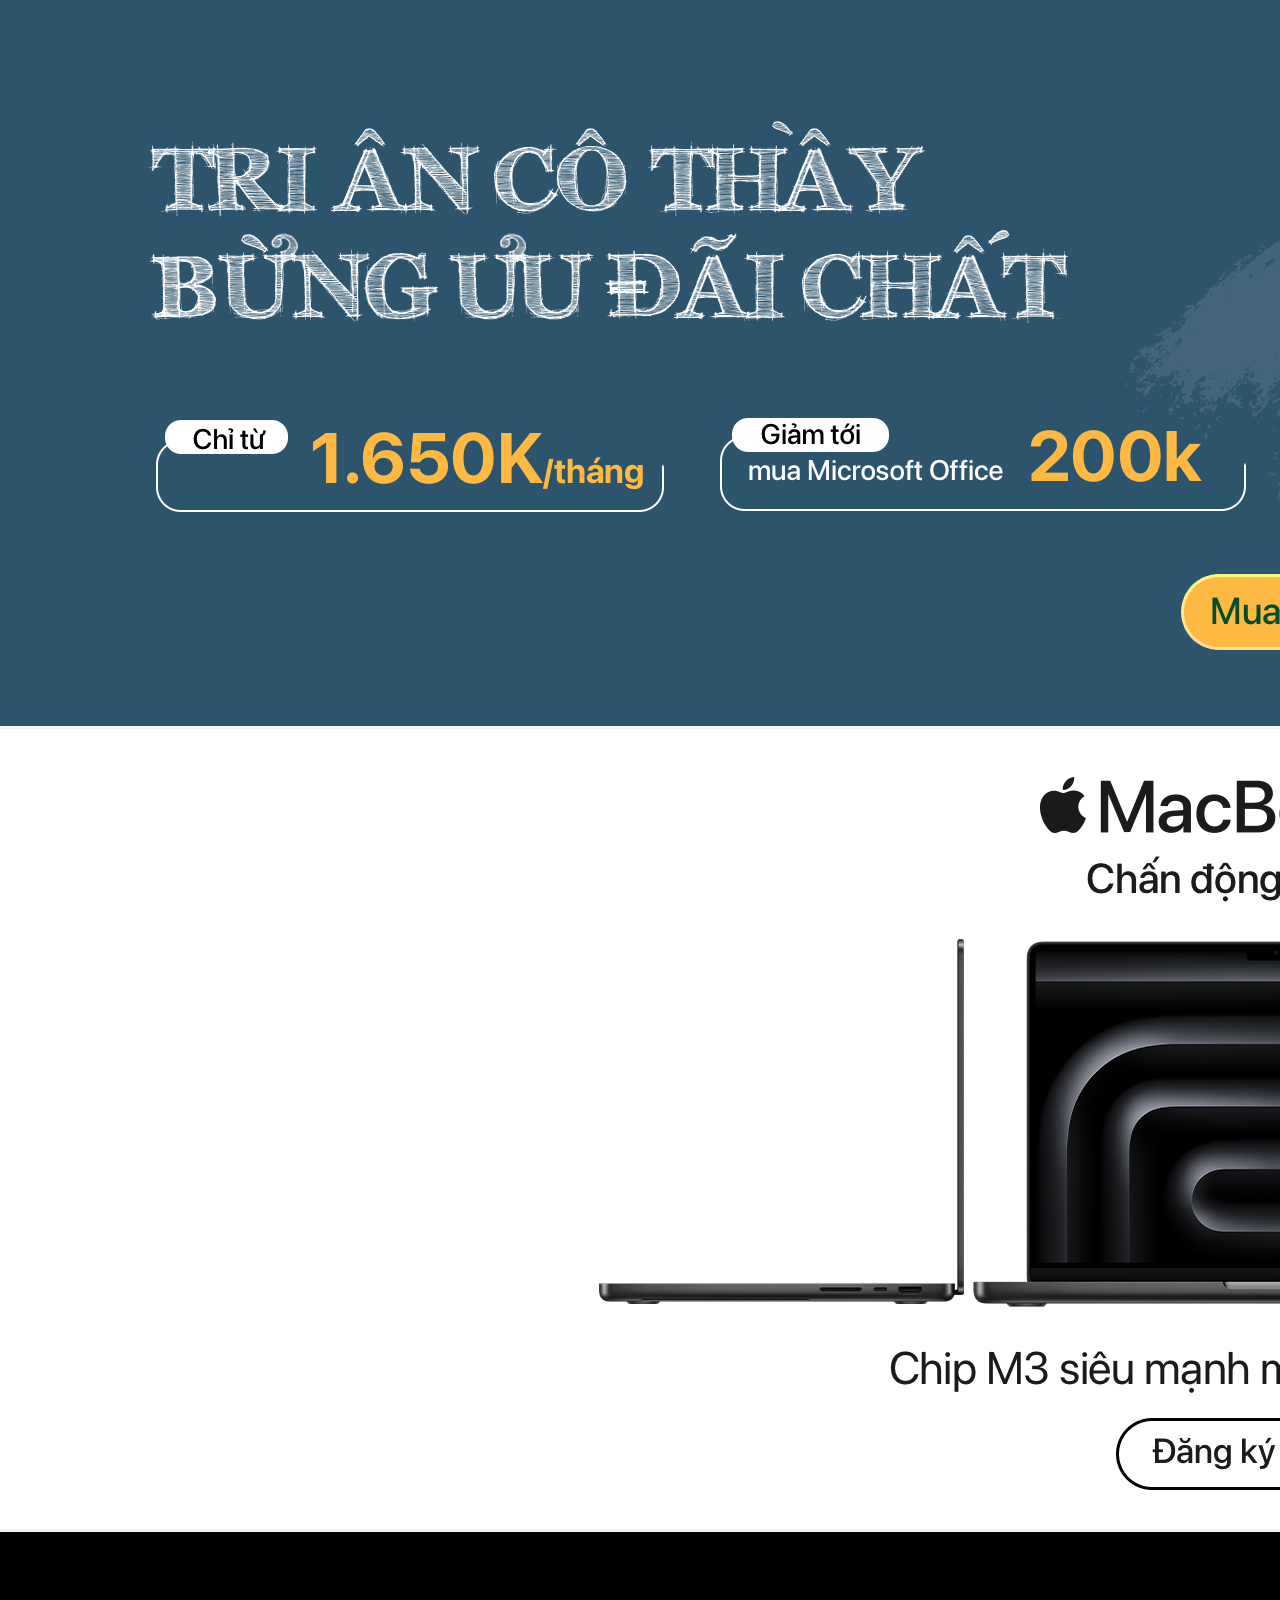
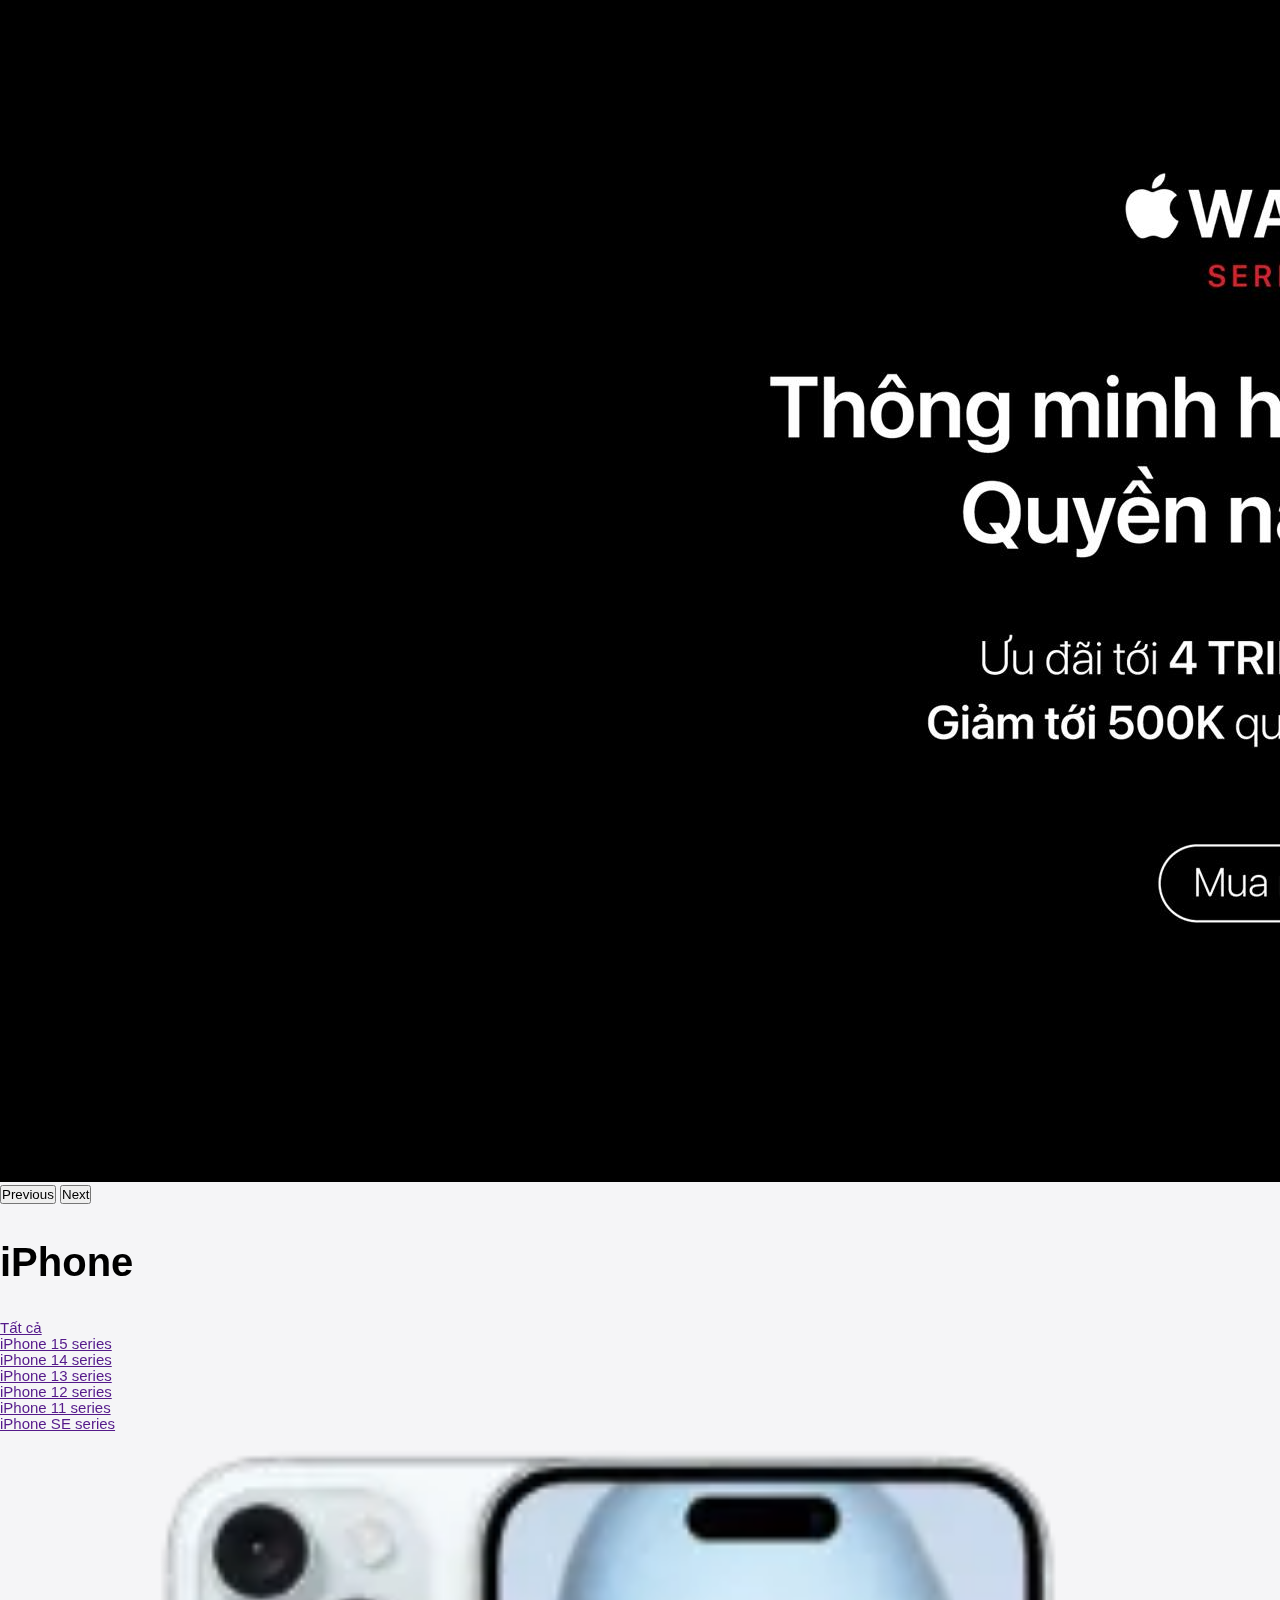
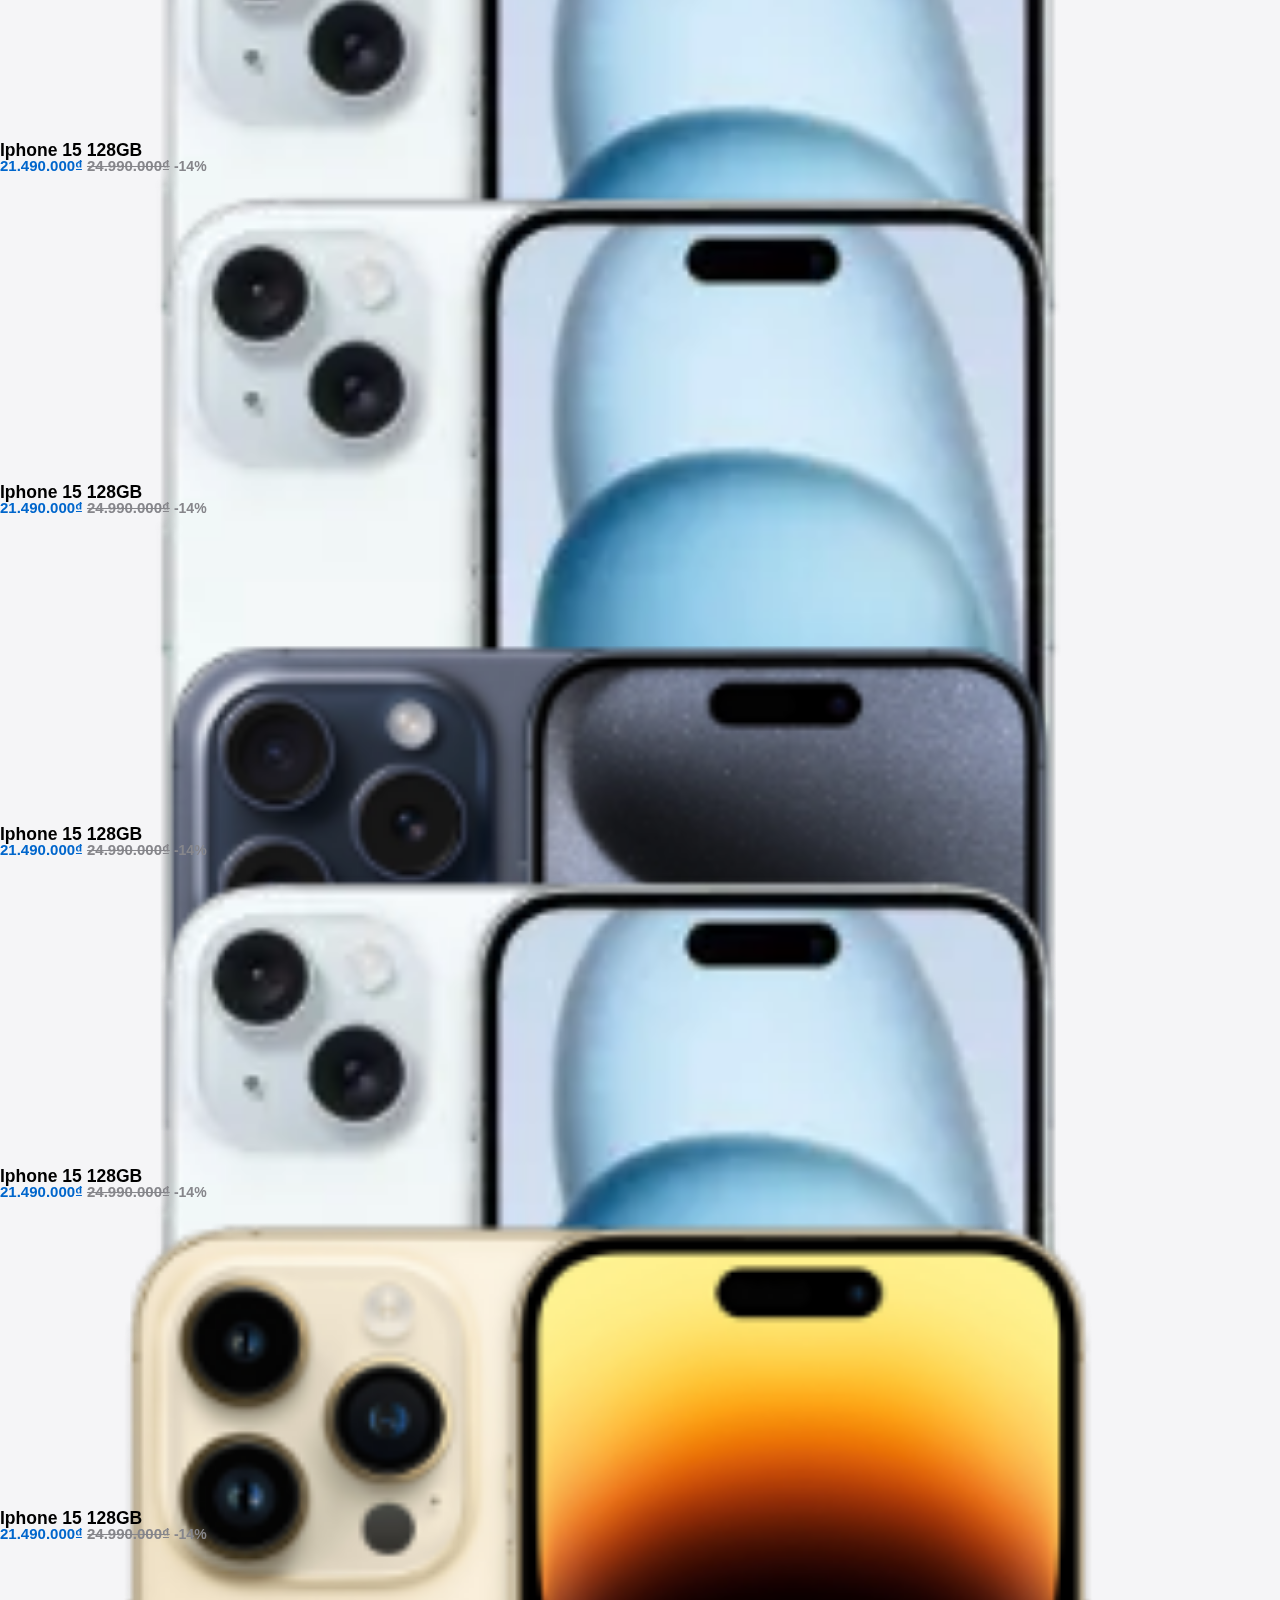
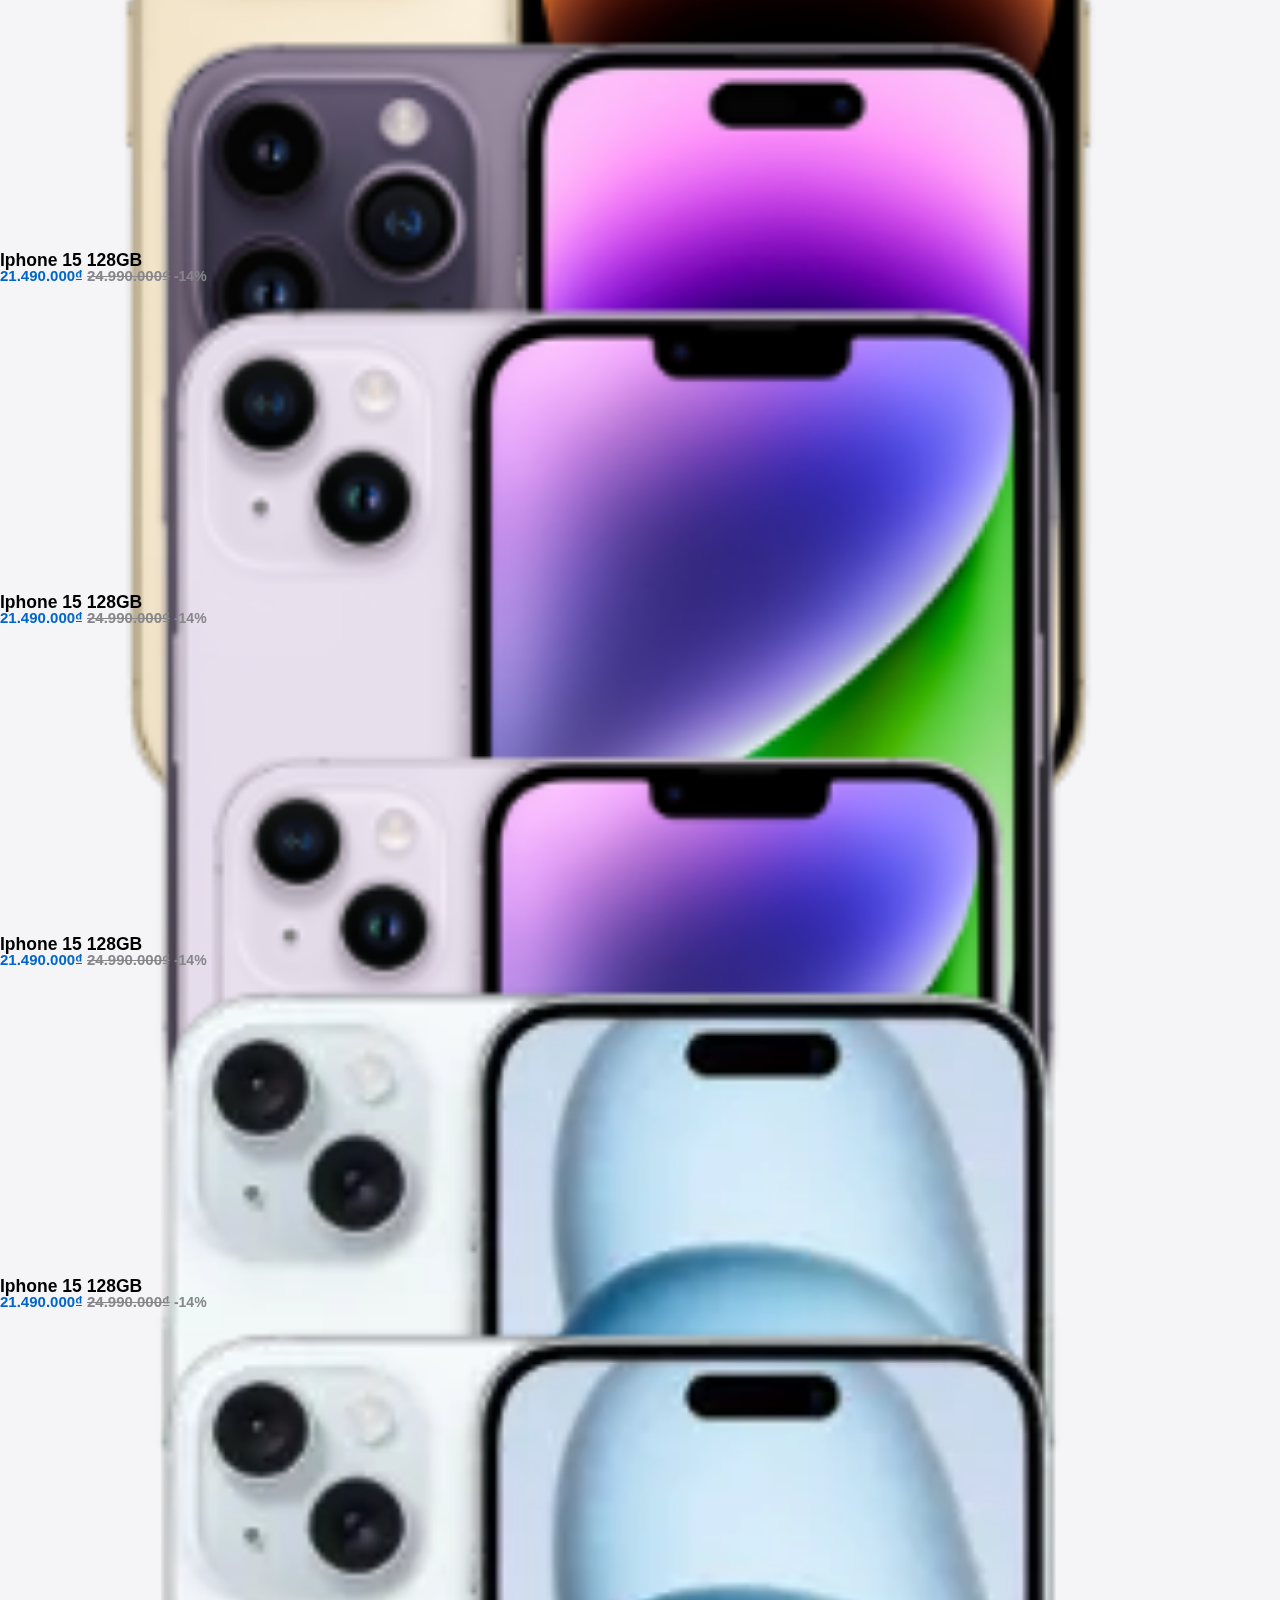
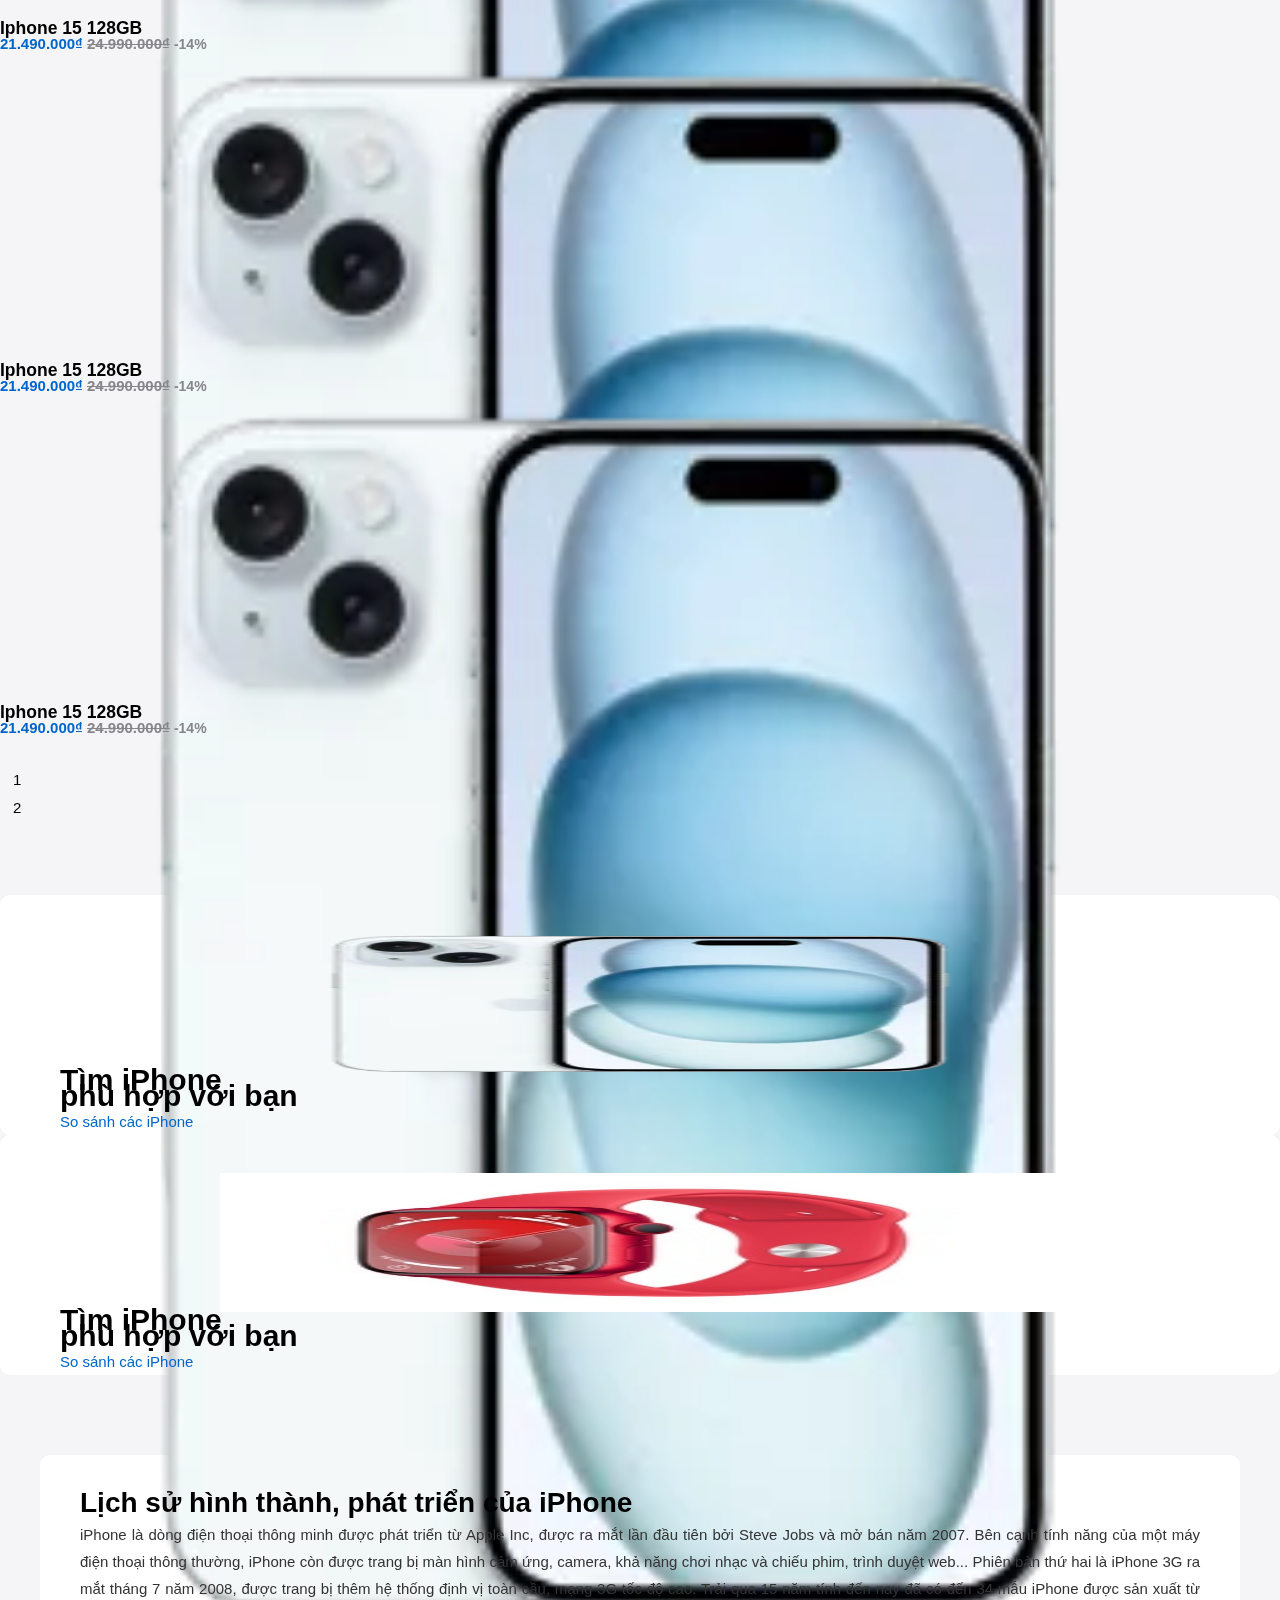
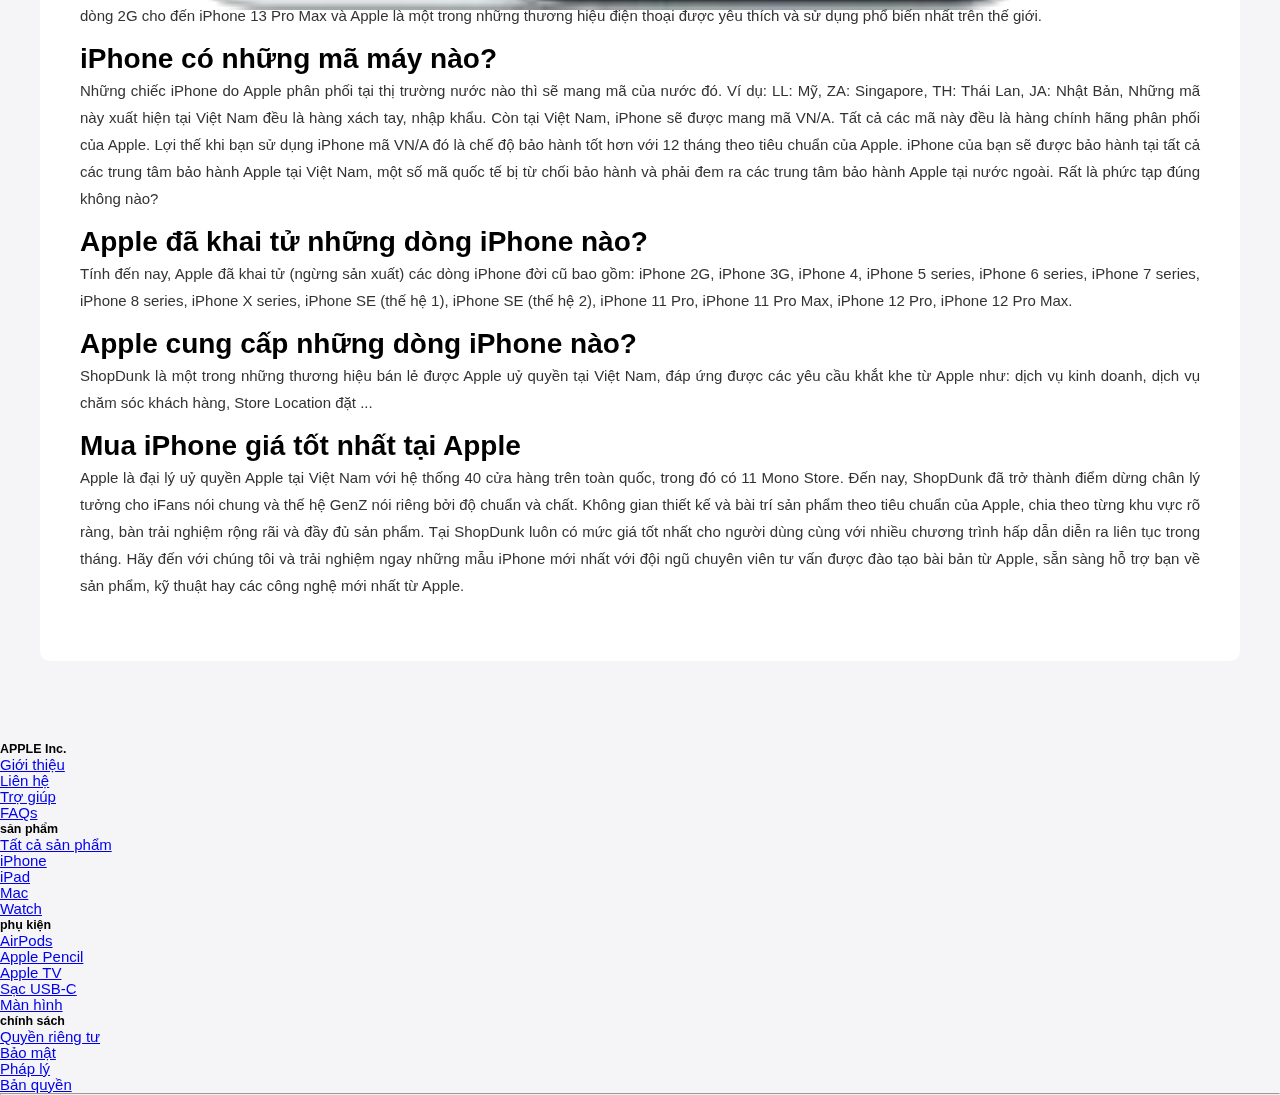
<file: iphone.html>
<!DOCTYPE html>
<html lang="en">

<head>
    <meta charset="UTF-8">
    <meta name="viewport" content="wwidth=device-width, initial-scale=1.0">
    <link rel="icon"
        href="https://cdn-icons-png.flaticon.com/128/10096/10096939.png?ga=GA1.1.1782978868.1679199684&track=ais" />
    <title>iphone</title>
    <link href="https://cdn.jsdelivr.net/npm/bootstrap@5.3.8/dist/css/bootstrap.min.css" rel="stylesheet"
        integrity="sha384-sRIl4kxILFvY47J16cr9ZwB07vP4J8+LH7qKQnuqkuIAvNWLzeN8tE5YBujZqJLB" crossorigin="anonymous">
    <script src="https://cdn.jsdelivr.net/npm/bootstrap@5.3.8/dist/js/bootstrap.bundle.min.js"
        integrity="sha384-FKyoEForCGlyvwx9Hj09JcYn3nv7wiPVlz7YYwJrWVcXK/BmnVDxM+D2scQbITxI"
        crossorigin="anonymous"></script>

    <link rel="stylesheet" href="./assets/css/iphone.css">
    <link rel="stylesheet" href="./assets/css/responsive-ipad.css">

    <link rel="stylesheet" href="https://cdnjs.cloudflare.com/ajax/libs/font-awesome/6.4.2/css/all.min.css"
        integrity="sha512-z3gLpd7yknf1YoNbCzqRKc4qyor8gaKU1qmn+CShxbuBusANI9QpRohGBreCFkKxLhei6S9CQXFEbbKuqLg0DA=="
        crossorigin="anonymous" referrerpolicy="no-referrer" />
    <div class="app">

</head>

<body>
    <div class="app">

        <!-- cuon dau trang-->
        <button id="cuondau"> <i class="fa-solid fa-arrow-up"> </i> </button>
        <header>
            <!-- Navbar -->
            <nav class="thanhchinh navbar navbar-expand-lg fixed-top px-4 py-1" id="navchinh">
                <div class="container">
                    <!-- logo -->
                    <a class="logochinh navbar-brand fs-1 text-dark" href="#"> <i class="fa-brands fa-apple"></i></a>
                    <!-- menu toggle -->
                    <button class="navbar-toggler fs-2 text-dark ms-2 " type="button" data-bs-toggle="collapse"
                        data-bs-target="#navbarSupportedContent" aria-controls="navbarSupportedContent"
                        aria-expanded="false" aria-label="Toggle navigation">
                        <i class="fa-solid fa-bars"></i>
                    </button>
                    <div class="menu collapse navbar-collapse" id="navbarSupportedContent">
                        <ul class="navbar-nav me-auto">
                            <li class="nav-item">
                                <a class="nav-link fs-4 text-dark mx-4" href="#">Trang Chủ</a>
                            </li>
                            <li class="nav-item">
                                <a class="nav-link active fs-4 text-dark mx-4"
                                    href="../../html/all_product/index.html">Tất
                                    cả sản
                                    phẩm</a>
                            </li>
                            <li class="nav-item">
                                <a class="nav-link fs-4 text-dark mx-4" href="./iphone.html">iPhone</a>
                            </li>
                            <li class="nav-item">
                                <a class="nav-link fs-4 text-dark mx-4" href="./ipad.html">iPad</a>
                            </li>
                            <li class="nav-item">
                                <a class="nav-link fs-4 text-dark mx-4" href="./mac.html">Mac</a>
                            </li>
                            <li class="nav-item">
                                <a class="nav-link fs-4 text-dark mx-4" href="">Watch</a>
                            </li>
                            <li class="nav-item">
                                <a class="nav-link fs-4 text-dark mx-4" href="">Phụ kiện</a>
                            </li>
                        </ul>
                    </div>
                    <!-- search & giohang -->
                    <div class="search-giohang">
                        <a type="button" class="search text-dark mx-3" href="#"><i
                                class="fa-solid fa-magnifying-glass"></i></a>
                        <a class="giohang text-dark mx-3" href="#"><i class="fa-solid fa-cart-shopping"></i></a>
                    </div>
                    <!-- đăng nhập và đăng ký -->
                    <a href="" type="button" class="loginout text-decoration-none ms-4 fs-4">Đăng Ký</a>
                    <a href="" type="button" class="loginout text-decoration-none ms-4 fs-4">Đăng Nhập</a>

                </div>

            </nav>
        </header>


        <!-- THÂNNNNNNNNNNN-->
        <div class="container-fluid p-0">
            <!-- slide đầu PC-->
            <div id="carouselExampleIndicators" class="carousel slide" data-bs-ride="carousel" data-bs-wrap="true"
                data-bs-interval="2000">
                <div class="carousel-indicators">
                    <button type="button" data-bs-target="#carouselExampleIndicators" data-bs-slide-to="0"
                        class="active" aria-current="true" aria-label="Slide 1"></button>
                    <button type="button" data-bs-target="#carouselExampleIndicators" data-bs-slide-to="1"
                        aria-label="Slide 2"></button>
                    <button type="button" data-bs-target="#carouselExampleIndicators" data-bs-slide-to="2"
                        aria-label="Slide 3"></button>
                    <button type="button" data-bs-target="#carouselExampleIndicators" data-bs-slide-to="3"
                        aria-label="Slide 4"></button>
                    <button type="button" data-bs-target="#carouselExampleIndicators" data-bs-slide-to="4"
                        aria-label="Slide 5"></button>
                    <button type="button" data-bs-target="#carouselExampleIndicators" data-bs-slide-to="5"
                        aria-label="Slide 6"></button>
                    <button type="button" data-bs-target="#carouselExampleIndicators" data-bs-slide-to="6"
                        aria-label="Slide 7"></button>
                    <button type="button" data-bs-target="#carouselExampleIndicators" data-bs-slide-to="7"
                        aria-label="Slide 8"></button>
                </div>
                <div class="carousel-inner">
                    <div class="carousel-item active">
                        <img src="./assets/images/slide/pc1.png" class="d-block w-100" alt="">
                    </div>
                    <div class="carousel-item">
                        <img src="./assets/images/slide/pc2.png" class="d-block w-100" alt="">
                    </div>
                    <div class="carousel-item">
                        <img src="./assets/images/slide/pc3.png" class="d-block w-100" alt="">
                    </div>
                    <div class="carousel-item">
                        <img src="./assets/images/slide/pc4.jpg" class="d-block w-100" alt="">
                    </div>
                    <div class="carousel-item">
                        <img src="./assets/images/slide/pc5.jpg" class="d-block w-100" alt="">
                    </div>
                    <div class="carousel-item">
                        <img src="./assets/images/slide/pc6.png" class="d-block w-100" alt="">
                    </div>
                    <div class="carousel-item">
                        <img src="./assets/images/slide/pc7.png" class="d-block w-100" alt="">
                    </div>
                    <div class="carousel-item">
                        <img src="./assets/images/slide/pc8.jpg" class="d-block w-100" alt="">
                    </div>
                </div>
                <button class="carousel-control-prev" type="button" data-bs-target="#carouselExampleIndicators"
                    data-bs-slide="prev">
                    <span class="carousel-control-prev-icon" aria-hidden="true"></span>
                    <span class="visually-hidden">Previous</span>
                </button>
                <button class="carousel-control-next" type="button" data-bs-target="#carouselExampleIndicators"
                    data-bs-slide="next">
                    <span class="carousel-control-next-icon" aria-hidden="true"></span>
                    <span class="visually-hidden">Next</span>
                </button>
            </div>
            <!-- slide đầu DienThoai-->
            <div id="carousel-nho" class="carousel slide" data-bs-ride="carousel" data-bs-wrap="true"
                data-bs-interval="2000">
                <div class="carousel-indicators">
                    <button type="button" data-bs-target="#carousel-nho" data-bs-slide-to="0" class="active"
                        aria-current="true" aria-label="Slide 1"></button>
                    <button type="button" data-bs-target="#carousel-nho" data-bs-slide-to="1"
                        aria-label="Slide 2"></button>
                    <button type="button" data-bs-target="#carousel-nho" data-bs-slide-to="2"
                        aria-label="Slide 3"></button>
                    <button type="button" data-bs-target="#carousel-nho" data-bs-slide-to="3"
                        aria-label="Slide 4"></button>
                    <button type="button" data-bs-target="#carousel-nho" data-bs-slide-to="4"
                        aria-label="Slide 5"></button>
                    <button type="button" data-bs-target="#carousel-nho" data-bs-slide-to="5"
                        aria-label="Slide 6"></button>
                    <button type="button" data-bs-target="#carousel-nho" data-bs-slide-to="6"
                        aria-label="Slide 7"></button>
                </div>
                <div class="carousel-inner">
                    <div class="carousel-item active">
                        <img src="./assets/images/slide/mb1.png" class="d-block w-100" alt="">
                    </div>
                    <div class="carousel-item">
                        <img src="./assets/images/slide/mb2.png" class="d-block w-100" alt="">
                    </div>
                    <div class="carousel-item">
                        <img src="./assets/images/slide/mb3.png" class="d-block w-100" alt="">
                    </div>
                    <div class="carousel-item">
                        <img src="./assets/images/slide/mb4.jpg" class="d-block w-100" alt="">
                    </div>
                    <div class="carousel-item">
                        <img src="./assets/images/slide/mb5.jpg" class="d-block w-100" alt="">
                    </div>
                    <div class="carousel-item">
                        <img src="./assets/images/slide/mb6.png" class="d-block w-100" alt="">
                    </div>
                    <div class="carousel-item">
                        <img src="./assets/images/slide/mb7.png" class="d-block w-100" alt="">
                    </div>
                    <div class="carousel-item">
                        <img src="./assets/images/slide/mb8.jpg" class="d-block w-100" alt="">
                    </div>
                </div>
                <button class="carousel-control-prev" type="button" data-bs-target="#carousel-nho" data-bs-slide="prev">
                    <span class="carousel-control-prev-icon" aria-hidden="true"></span>
                    <span class="visually-hidden">Previous</span>
                </button>
                <button class="carousel-control-next" type="button" data-bs-target="#carousel-nho" data-bs-slide="next">
                    <span class="carousel-control-next-icon" aria-hidden="true"></span>
                    <span class="visually-hidden">Next</span>
                </button>
            </div>

            <div class="container">
                <div class="main__product">
                    <div class="product__iphone text-center ">
                        <h2 class="title fw-bold " style="font-size: 4rem; margin: 5rem 0 !important;">iPhone</h2>
                        <ul class="list__iphone-product d-none py-5">
                            <li class="iphone_item">
                                <a href="" class="mode mode1"> Tất cả </a>
                            </li>
                            <li class="iphone_item">
                                <a href="" class="mode"> iPhone 15 series </a>
                            </li>
                            <li class="iphone_item">
                                <a href="" class="mode"> iPhone 14 series </a>
                            </li>
                            <li class="iphone_item">
                                <a href="" class="mode"> iPhone 13 series </a>
                            </li>
                            <li class="iphone_item">
                                <a href="" class="mode"> iPhone 12 series </a>
                            </li>
                            <li class="iphone_item">
                                <a href="" class="mode"> iPhone 11 series </a>
                            </li>
                            <li class="iphone_item">
                                <a href="" class="mode"> iPhone SE series </a>
                            </li>

                        </ul>
                        <div class="row list__product--main">
                            <div class="col-6 col-md-4 col-lg-3 text-center  box__product">
                                <div class="box-x text-start bg-white  mb-4" style="border-radius: 1rem; ">
                                    <div class="box__img text-center" style="height: 310px;">
                                        <img src="./assets/images/iphone/ip15pl.webp"
                                            class="img3" style="width: 95%; display: inline-block;">
                                    </div>
                                    <div class="img-new ">
                                        <h3 class="mb-5 fs-3 fw-bold">Iphone 15 128GB</h3>

                                        <div class="price fs-4 text-secondary">
                                            <span class="price actual-price fw-bold fs-4 me-1">21.490.000₫</span>
                                            <span
                                                class="price old-price fs-5 fw-normal me-1 text-decoration-line-through">24.990.000₫</span>
                                            <span class="price-ratio-container fs-5 fw-normal">-14%</span>

                                        </div>
                                    </div>
                                </div>
                            </div>
                            <div class="col-6 col-md-4 col-lg-3 text-center">
                                <div class="box-x text-start bg-white  mb-4" style="border-radius: 1rem; ">
                                    <div class="box__img text-center" style="height: 310px;">
                                        <img src="./assets/images/iphone/ip15pl.webp"
                                            class="img3" style="width: 95%; display: inline-block;">
                                    </div>
                                    <div class="img-new ">
                                        <h3 class="mb-5 fs-3 fw-bold">Iphone 15 128GB</h3>

                                        <div class="price fs-4 text-secondary">
                                            <span class="price actual-price fw-bold fs-4 me-1">21.490.000₫</span>
                                            <span
                                                class="price old-price fs-5 fw-normal me-1 text-decoration-line-through">24.990.000₫</span>
                                            <span class="price-ratio-container fs-5 fw-normal">-14%</span>

                                        </div>
                                    </div>
                                </div>
                            </div>
                            <div class="col-6 col-md-4 col-lg-3 text-center">
                                <div class="box-x text-start bg-white  mb-4" style="border-radius: 1rem; ">
                                    <div class="box__img text-center" style="height: 310px;">
                                        <img src="./assets/images/iphone/ip15pro.png"
                                            class="img3" style="width: 95%; display: inline-block;">
                                    </div>
                                    <div class="img-new ">
                                        <h3 class="mb-5 fs-3 fw-bold">Iphone 15 128GB</h3>

                                        <div class="price fs-4 text-secondary">
                                            <span class="price actual-price fw-bold fs-4 me-1">21.490.000₫</span>
                                            <span
                                                class="price old-price fs-5 fw-normal me-1 text-decoration-line-through">24.990.000₫</span>
                                            <span class="price-ratio-container fs-5 fw-normal">-14%</span>

                                        </div>
                                    </div>
                                </div>
                            </div>
                            <div class="col-6 col-md-4 col-lg-3 text-center">
                                <div class="box-x text-start bg-white  mb-4" style="border-radius: 1rem; ">
                                    <div class="box__img text-center" style="height: 310px;">
                                        <img src="./assets/images/iphone/ip15pl.webp"
                                            class="img3" style="width: 95%; display: inline-block;">
                                    </div>
                                    <div class="img-new ">
                                        <h3 class="mb-5 fs-3 fw-bold">Iphone 15 128GB</h3>

                                        <div class="price fs-4 text-secondary">
                                            <span class="price actual-price fw-bold fs-4 me-1">21.490.000₫</span>
                                            <span
                                                class="price old-price fs-5 fw-normal me-1 text-decoration-line-through">24.990.000₫</span>
                                            <span class="price-ratio-container fs-5 fw-normal">-14%</span>

                                        </div>
                                    </div>
                                </div>
                            </div>
                            <div class="col-6 col-md-4 col-lg-3 text-center">
                                <div class="box-x text-start bg-white  mb-4" style="border-radius: 1rem; ">
                                    <div class="box__img text-center" style="height: 310px;">
                                        <img src="./assets/images/iphone/ip14prm.png"
                                            class="img3" style="width: 95%; display: inline-block;">
                                    </div>
                                    <div class="img-new ">
                                        <h3 class="mb-5 fs-3 fw-bold">Iphone 15 128GB</h3>

                                        <div class="price fs-4 text-secondary">
                                            <span class="price actual-price fw-bold fs-4 me-1">21.490.000₫</span>
                                            <span
                                                class="price old-price fs-5 fw-normal me-1 text-decoration-line-through">24.990.000₫</span>
                                            <span class="price-ratio-container fs-5 fw-normal">-14%</span>

                                        </div>
                                    </div>
                                </div>
                            </div>
                            <div class="col-6 col-md-4 col-lg-3 text-center">
                                <div class="box-x text-start bg-white  mb-4" style="border-radius: 1rem; ">
                                    <div class="box__img text-center" style="height: 310px;">
                                        <img src="./assets/images/iphone/14prm2.png"
                                            class="img3" style="width: 95%; display: inline-block;">
                                    </div>
                                    <div class="img-new ">
                                        <h3 class="mb-5 fs-3 fw-bold">Iphone 15 128GB</h3>

                                        <div class="price fs-4 text-secondary">
                                            <span class="price actual-price fw-bold fs-4 me-1">21.490.000₫</span>
                                            <span
                                                class="price old-price fs-5 fw-normal me-1 text-decoration-line-through">24.990.000₫</span>
                                            <span class="price-ratio-container fs-5 fw-normal">-14%</span>

                                        </div>
                                    </div>
                                </div>
                            </div>
                            <div class="col-6 col-md-4 col-lg-3 text-center">
                                <div class="box-x text-start bg-white  mb-4" style="border-radius: 1rem; ">
                                    <div class="box__img text-center" style="height: 310px;">
                                        <img src="./assets/images/iphone/14prm3.png"
                                            class="img3" style="width: 95%; display: inline-block;">
                                    </div>
                                    <div class="img-new ">
                                        <h3 class="mb-5 fs-3 fw-bold">Iphone 15 128GB</h3>

                                        <div class="price fs-4 text-secondary">
                                            <span class="price actual-price fw-bold fs-4 me-1">21.490.000₫</span>
                                            <span
                                                class="price old-price fs-5 fw-normal me-1 text-decoration-line-through">24.990.000₫</span>
                                            <span class="price-ratio-container fs-5 fw-normal">-14%</span>

                                        </div>
                                    </div>
                                </div>
                            </div>
                            <div class="col-6 col-md-4 col-lg-3 text-center">
                                <div class="box-x text-start bg-white  mb-4" style="border-radius: 1rem; ">
                                    <div class="box__img text-center" style="height: 310px;">
                                        <img src="./assets/images/iphone/14th.png"
                                            class="img3" style="width: 95%; display: inline-block;">
                                    </div>
                                    <div class="img-new ">
                                        <h3 class="mb-5 fs-3 fw-bold">Iphone 15 128GB</h3>

                                        <div class="price fs-4 text-secondary">
                                            <span class="price actual-price fw-bold fs-4 me-1">21.490.000₫</span>
                                            <span
                                                class="price old-price fs-5 fw-normal me-1 text-decoration-line-through">24.990.000₫</span>
                                            <span class="price-ratio-container fs-5 fw-normal">-14%</span>

                                        </div>
                                    </div>
                                </div>
                            </div>
                            <div class="col-6 col-md-4 col-lg-3 text-center">
                                <div class="box-x text-start bg-white  mb-4" style="border-radius: 1rem; ">
                                    <div class="box__img text-center" style="height: 310px;">
                                        <img src="./assets/images/iphone/ip15pl.webp"
                                            class="img3" style="width: 95%; display: inline-block;">
                                    </div>
                                    <div class="img-new ">
                                        <h3 class="mb-5 fs-3 fw-bold">Iphone 15 128GB</h3>

                                        <div class="price fs-4 text-secondary">
                                            <span class="price actual-price fw-bold fs-4 me-1">21.490.000₫</span>
                                            <span
                                                class="price old-price fs-5 fw-normal me-1 text-decoration-line-through">24.990.000₫</span>
                                            <span class="price-ratio-container fs-5 fw-normal">-14%</span>

                                        </div>
                                    </div>
                                </div>
                            </div>
                            <div class="col-6 col-md-4 col-lg-3 text-center">
                                <div class="box-x text-start bg-white  mb-4" style="border-radius: 1rem; ">
                                    <div class="box__img text-center" style="height: 310px;">
                                        <img src="./assets/images/iphone/ip15pl.webp"
                                            class="img3" style="width: 95%; display: inline-block;">
                                    </div>
                                    <div class="img-new ">
                                        <h3 class="mb-5 fs-3 fw-bold">Iphone 15 128GB</h3>

                                        <div class="price fs-4 text-secondary">
                                            <span class="price actual-price fw-bold fs-4 me-1">21.490.000₫</span>
                                            <span
                                                class="price old-price fs-5 fw-normal me-1 text-decoration-line-through">24.990.000₫</span>
                                            <span class="price-ratio-container fs-5 fw-normal">-14%</span>

                                        </div>
                                    </div>
                                </div>
                            </div>
                            <div class="col-6 col-md-4 col-lg-3 text-center">
                                <div class="box-x text-start bg-white  mb-4" style="border-radius: 1rem; ">
                                    <div class="box__img text-center" style="height: 310px;">
                                        <img src="./assets/images/iphone/ip15pl.webp"
                                            class="img3" style="width: 95%; display: inline-block;">
                                    </div>
                                    <div class="img-new ">
                                        <h3 class="mb-5 fs-3 fw-bold">Iphone 15 128GB</h3>

                                        <div class="price fs-4 text-secondary">
                                            <span class="price actual-price fw-bold fs-4 me-1">21.490.000₫</span>
                                            <span
                                                class="price old-price fs-5 fw-normal me-1 text-decoration-line-through">24.990.000₫</span>
                                            <span class="price-ratio-container fs-5 fw-normal">-14%</span>

                                        </div>
                                    </div>
                                </div>
                            </div>
                            <div class="col-6 col-md-4 col-lg-3 text-center">
                                <div class="box-x text-start bg-white  mb-4" style="border-radius: 1rem; ">
                                    <div class="box__img text-center" style="height: 310px;">
                                        <img src="./assets/images/iphone/ip15pl.webp"
                                            class="img3" style="width: 95%; display: inline-block;">
                                    </div>
                                    <div class="img-new ">
                                        <h3 class="mb-5 fs-3 fw-bold">Iphone 15 128GB</h3>

                                        <div class="price fs-4 text-secondary">
                                            <span class="price actual-price fw-bold fs-4 me-1">21.490.000₫</span>
                                            <span
                                                class="price old-price fs-5 fw-normal me-1 text-decoration-line-through">24.990.000₫</span>
                                            <span class="price-ratio-container fs-5 fw-normal">-14%</span>

                                        </div>
                                    </div>
                                </div>
                            </div>
                        </div>
                        <ul class="pager d-flex justify-content-center" style="margin: 3rem  0 4.5rem 0 !important;">

                            <li class="current-page list-unstyled text-white me-4 fs-4   bg-primary"
                                style="border-radius: 0.7rem; padding: 0.6rem 1.3rem !important;"><span>1</span></li>
                            <li class="individual-page list-unstyled bg-white me-4 fs-4  "
                                style="border-radius: 0.7rem; padding: 0.6rem 1.3rem !important;"><a
                                    style="text-decoration: none;">2</a></li>
                            <li class="next-page list-unstyled bg-white me-4 fs-4  "
                                style="border-radius: 0.7rem; padding: 0.6rem 1.3rem !important;"><a
                                    style="text-decoration: none;"><i class="fa-solid fa-chevron-right"></i></a></li>

                        </ul>
                        <div class="row product__sub my-5">
                            <div class=" col-md-6 col-12 product__box">
                                <div class="product__fit bg-white"
                                    style="border-radius: 1rem !important;min-height: 24rem;">
                                    <div class="row product__more align-items-center p-5">
                                        <div class="col-md-5 col-5"
                                            style="text-align: center;display: flex;justify-content: center;">
                                            <img src="./assets/images/iphone/ip15pl.webp"
                                                alt="" style="width: 70%;" class="product__fit--img">
                                        </div>
                                        <div class="col-md-7 col-7 product__fit--box text-start">
                                            <div class="product__fit--title fw-bold pb-4" style="font-size: 3rem;">Tìm
                                                iPhone <br>phù hợp với bạn</div>
                                            <a href="#" class="product__fit--more fs-3 text-decoration-none">So sánh các
                                                iPhone
                                                <i class="fa-solid fa-angle-right"></i>
                                            </a>
                                        </div>
                                        <div class="col l-2 m-2"></div>
                                    </div>
                                </div>
                            </div>
                            <div class=" col-md-6 col-12 product__box">
                                <div class="product__fit bg-white"
                                    style="border-radius: 1rem !important;min-height: 24rem;">
                                    <div class="row product__more align-items-center p-5">
                                        <div class="col-md-5 col-5"
                                            style="text-align: center;display: flex;justify-content: center;">
                                            <img src="./assets/images/iphone/dongho.jpg"
                                                style="width: 70%;" alt="" class="product__fit--img">
                                        </div>
                                        <div class="col-md-7 col-7 product__fit--box text-start">
                                            <div class="product__fit--title fw-bold pb-4" style="font-size: 3rem;">Tìm
                                                iPhone <br>phù hợp với bạn</div>
                                            <a href="#" class="product__fit--more fs-3 text-decoration-none">So sánh các
                                                iPhone
                                                <i class="fa-solid fa-angle-right"></i>
                                            </a>
                                        </div>
                                        <div class="col l-2"></div>
                                    </div>
                                </div>
                            </div>
                        </div>
                        <div class="category__box bg-white text-start mb-5" style="border-radius: 1rem; padding: 4rem;">
                            <div class=" category-description">
                                <div class="category__history pb-4">
                                    <h2 class="category__history--title fw-bold fs-1 pb-1">Lịch sử hình thành, phát
                                        triển
                                        của iPhone</h2>
                                    <p class="category__history--content" style="color: #333;font-size: 1.5rem;">iPhone
                                        là
                                        dòng điện thoại thông minh được phát
                                        triển
                                        từ
                                        Apple Inc, được ra mắt lần đầu tiên bởi Steve Jobs và mở bán năm 2007. Bên cạnh
                                        tính
                                        năng
                                        của một máy điện thoại thông thường, iPhone còn được trang bị màn hình cảm ứng,
                                        camera,
                                        khả
                                        năng chơi nhạc và chiếu phim, trình duyệt web... Phiên bản thứ hai là iPhone 3G
                                        ra
                                        mắt
                                        tháng
                                        7 năm 2008, được trang bị thêm hệ thống định vị toàn cầu, mạng 3G tốc độ cao.
                                        Trải
                                        qua
                                        15
                                        năm tính đến nay đã có đến 34 mẫu iPhone được sản xuất từ dòng 2G cho đến iPhone
                                        13
                                        Pro
                                        Max
                                        và Apple là một trong những thương hiệu điện thoại được yêu thích và sử dụng phổ
                                        biến
                                        nhất
                                        trên thế giới.</p>
                                </div>
                                <div class=" category__history pb-4">
                                    <h2 class="category__history--title fw-bold fs-1 pb-1">iPhone có những mã máy nào?
                                    </h2>
                                    <p class="category__history--content" style="color: #333;font-size: 1.5rem;">Những
                                        chiếc
                                        iPhone do Apple phân phối tại thị
                                        trường
                                        nước
                                        nào thì sẽ mang mã của nước đó. Ví dụ: LL: Mỹ, ZA: Singapore, TH: Thái Lan, JA:
                                        Nhật
                                        Bản,
                                        Những mã này xuất hiện tại Việt Nam đều là hàng xách tay, nhập khẩu. Còn tại
                                        Việt
                                        Nam,
                                        iPhone sẽ được mang mã VN/A. Tất cả các mã này đều là hàng chính hãng phân phối
                                        của
                                        Apple.
                                        Lợi thế khi bạn sử dụng iPhone mã VN/A đó là chế độ bảo hành tốt hơn với 12
                                        tháng
                                        theo
                                        tiêu
                                        chuẩn của Apple. iPhone của bạn sẽ được bảo hành tại tất cả các trung tâm bảo
                                        hành
                                        Apple
                                        tại
                                        Việt Nam, một số mã quốc tế bị từ chối bảo hành và phải đem ra các trung tâm bảo
                                        hành
                                        Apple
                                        tại nước ngoài. Rất là phức tạp đúng không nào?</p>
                                </div>
                                <div class=" category__history pb-4">
                                    <h2 class="category__history--title fw-bold fs-1 pb-1">Apple đã khai tử những dòng
                                        iPhone nào?</h2>
                                    <p class="category__history--content" style="color: #333;font-size: 1.5rem;">Tính
                                        đến
                                        nay, Apple đã khai tử (ngừng sản xuất)
                                        các
                                        dòng
                                        iPhone đời cũ bao gồm: iPhone 2G, iPhone 3G, iPhone 4, iPhone 5 series, iPhone 6
                                        series,
                                        iPhone 7 series, iPhone 8 series, iPhone X series, iPhone SE (thế hệ 1), iPhone
                                        SE
                                        (thế
                                        hệ
                                        2), iPhone 11 Pro, iPhone 11 Pro Max, iPhone 12 Pro, iPhone 12 Pro Max.</p>
                                </div>
                                <div class=" category__history pb-4">
                                    <h2 class="category__history--title fw-bold fs-1 pb-1">Apple cung cấp những dòng
                                        iPhone
                                        nào?</h2>
                                    <p class="category__history--content" style="color: #333;font-size: 1.5rem;">
                                        ShopDunk là
                                        một trong những thương hiệu bán lẻ
                                        được
                                        Apple
                                        uỷ quyền tại Việt Nam, đáp ứng được các yêu cầu khắt khe từ Apple như: dịch vụ
                                        kinh
                                        doanh,
                                        dịch vụ chăm sóc khách hàng, Store Location đặt ...</p>
                                </div>
                                <div class=" category__history pb-4">
                                    <h2 class="category__history--title fw-bold fs-1 pb-1">Mua iPhone giá tốt nhất tại
                                        Apple
                                    </h2>
                                    <p class="category__history--content" style="color: #333;font-size: 1.5rem;">Apple
                                        là
                                        đại lý uỷ quyền Apple tại Việt Nam với hệ thống 40 cửa hàng trên toàn quốc,
                                        trong đó
                                        có 11 Mono Store. Đến nay, ShopDunk đã trở thành điểm dừng chân lý tưởng cho
                                        iFans
                                        nói chung và thế hệ GenZ nói riêng bởi độ chuẩn và chất. Không gian thiết kế và
                                        bài
                                        trí sản phẩm theo tiêu chuẩn của Apple, chia theo từng khu vực rõ ràng, bàn trải
                                        nghiệm rộng rãi và đầy đủ sản phẩm.
                                        Tại ShopDunk luôn có mức giá tốt nhất cho người dùng cùng với nhiều chương trình
                                        hấp
                                        dẫn diễn ra liên tục trong tháng. Hãy đến với chúng tôi và trải nghiệm ngay
                                        những
                                        mẫu iPhone mới nhất với đội ngũ chuyên viên tư vấn được đào tạo bài bản từ
                                        Apple,
                                        sẵn sàng hỗ trợ bạn về sản phẩm, kỹ thuật hay các công nghệ mới nhất từ Apple.
                                    </p>
                                </div>
                            </div>
                        </div>
                    </div>
                </div>

            </div>

            <div class="container mt-5">
                <footer class="text-center text-lg-start text-dark">
                    <div class="container pb-0">
                        <div class="row">
                            <div class="col-md-3 col-sm-6 mb-4 mb-md-0">
                                <h5 class="mb-3 fs-3 fw-bold"><i class="fa-brands fa-apple"></i> APPLE Inc.</h5>
                                <ul class="list-unstyled mb-0">
                                    <li><a href="#!" class="text-dark text-decoration-none fs-4 lh-lg">Giới thiệu</a>
                                    </li>
                                    <li><a href="#!" class="text-dark text-decoration-none fs-4 lh-lg">Liên hệ</a></li>
                                    <li><a href="#!" class="text-dark text-decoration-none fs-4 lh-lg">Trợ giúp</a></li>
                                    <li><a href="#!" class="text-dark text-decoration-none fs-4 lh-lg">FAQs</a></li>
                                </ul>
                            </div>
                            <div class="col-md-3 col-sm-6 mb-4 mb-md-0">
                                <h5 class="mb-3 fs-3 fw-bold text-uppercase">sản phẩm</h5>
                                <ul class="list-unstyled mb-0">
                                    <li><a href="#!" class="text-dark text-decoration-none fs-4 lh-lg">Tất cả sản
                                            phẩm</a>
                                    </li>
                                    <li><a href="#!" class="text-dark text-decoration-none fs-4 lh-lg">iPhone</a></li>
                                    <li><a href="#!" class="text-dark text-decoration-none fs-4 lh-lg">iPad</a></li>
                                    <li><a href="#!" class="text-dark text-decoration-none fs-4 lh-lg">Mac</a></li>
                                    <li><a href="#!" class="text-dark text-decoration-none fs-4 lh-lg">Watch</a></li>
                                </ul>
                            </div>
                            <div class="col-md-3 col-sm-6 mb-4 mb-md-0">
                                <h5 class="mb-3 fs-3 fw-bold text-uppercase">phụ kiện</h5>
                                <ul class="list-unstyled mb-0">
                                    <li><a href="#!" class="text-dark text-decoration-none fs-4 lh-lg">AirPods</a></li>
                                    <li><a href="#!" class="text-dark text-decoration-none fs-4 lh-lg">Apple Pencil</a>
                                    </li>
                                    <li><a href="#!" class="text-dark text-decoration-none fs-4 lh-lg">Apple TV</a></li>
                                    <li><a href="#!" class="text-dark text-decoration-none fs-4 lh-lg">Sạc USB-C</a>
                                    </li>
                                    <li><a href="#!" class="text-dark text-decoration-none fs-4 lh-lg">Màn hình</a></li>
                                </ul>
                            </div>
                            <div class="col-md-3 col-sm-6 mb-4 mb-md-0">
                                <h5 class="mb-3 fs-3 fw-bold text-uppercase">chính sách</h5>
                                <ul class="list-unstyled mb-0">
                                    <li><a href="#!" class="text-dark text-decoration-none fs-4 lh-lg">Quyền riêng
                                            tư</a>
                                    </li>
                                    <li><a href="#!" class="text-dark text-decoration-none fs-4 lh-lg">Bảo mật</a></li>
                                    <li><a href="#!" class="text-dark text-decoration-none fs-4 lh-lg">Pháp lý</a></li>
                                    <li><a href="#!" class="text-dark text-decoration-none fs-4 lh-lg">Bản quyền</a>
                                    </li>
                                </ul>
                            </div>
                        </div>
                        <hr class="mb-2 mt-5" />
                    </div>

                </footer>
            </div>
        </div>
        <script src="./assets/js/iphone.js"></script>
</body>

</html>
</file>
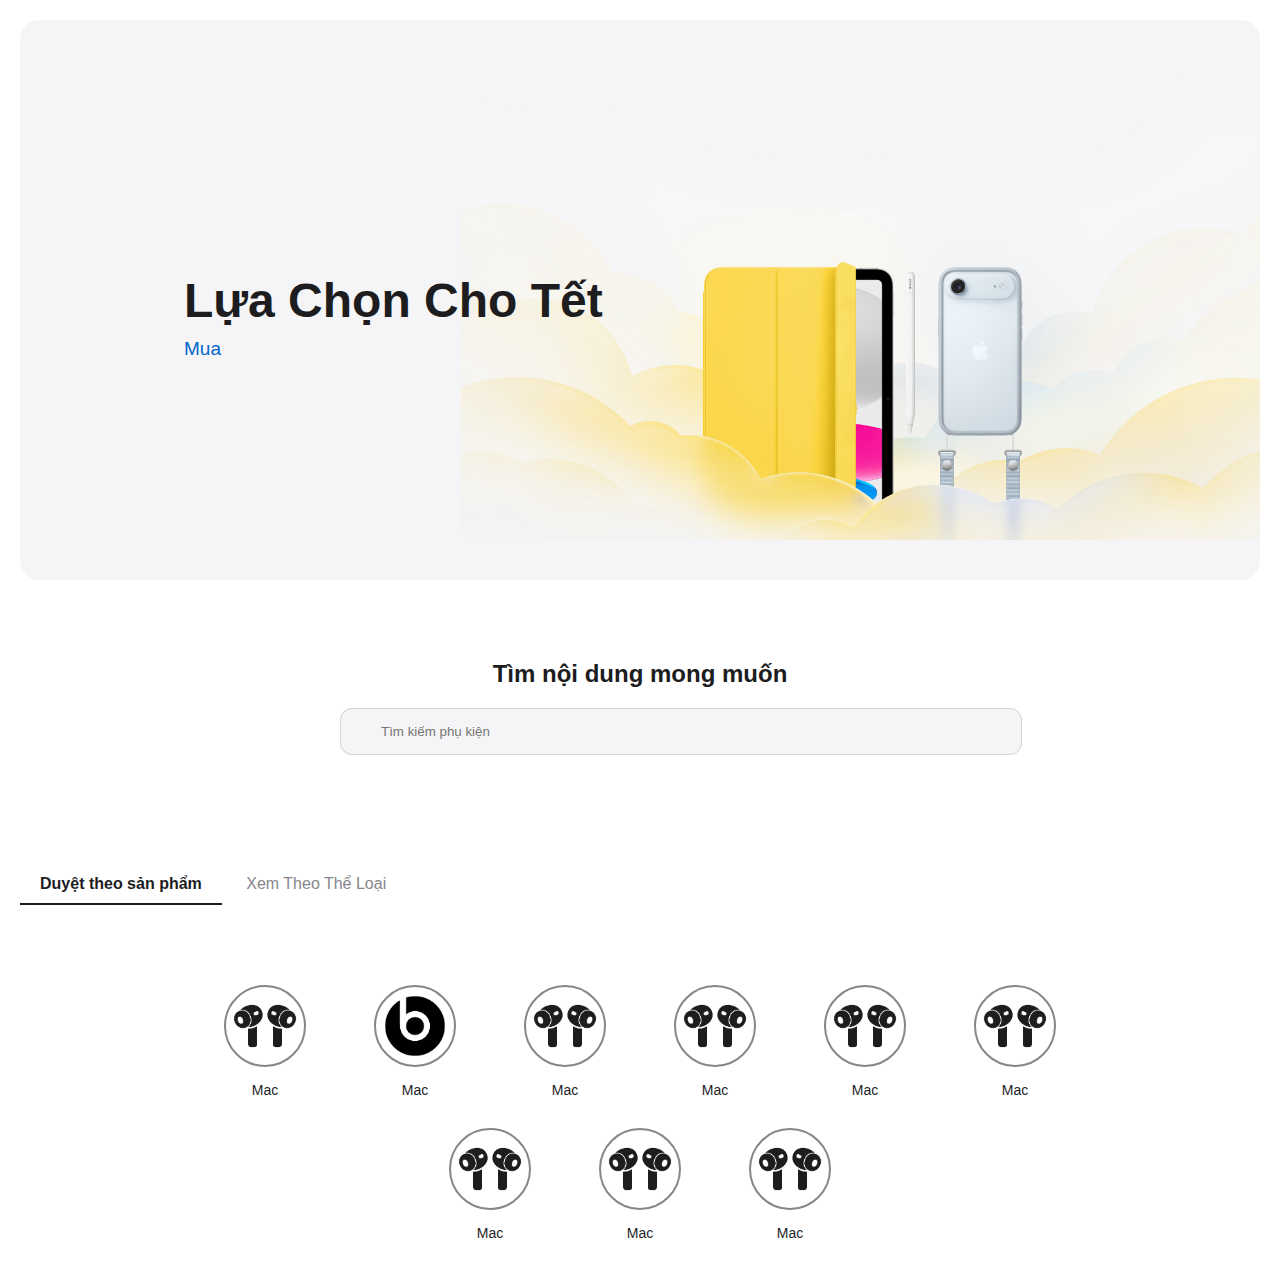
<file: phukien.html>
<!DOCTYPE html>
<html lang="en">

<head>
    <meta charset="UTF-8">
    <meta name="viewport" content="width=device-width, initial-scale=1.0">
    <title>Phu kien</title>

    <link rel="stylesheet" href="./assets/css/phukien.css">
    <link rel="stylesheet" href="./assets/css/responsive-phukien.css">

    <link rel="stylesheet" href="https://cdnjs.cloudflare.com/ajax/libs/font-awesome/6.4.2/css/all.min.css"
        integrity="sha512-z3gLpd7yknf1YoNbCzqRKc4qyor8gaKU1qmn+CShxbuBusANI9QpRohGBreCFkKxLhei6S9CQXFEbbKuqLg0DA=="
        crossorigin="anonymous" referrerpolicy="no-referrer" />
</head>

<body>
    <div class="app">
        <!-- vung banner -->
        <div class="banner">
            <div class="noidung">
                <h1>Lựa Chọn Cho Tết</h1>
                <a href="#" class="nut_mua">Mua <i class="fas fa-chevron-right"></i></a>
            </div>
            <div class="anh_banner">
                <img src="./assets/images/phukien-img/banner.png" alt="#!">
            </div>
        </div>

        <!-- vùng tim kiem -->
        <div class="timkiem">
            <h2>Tìm nội dung mong muốn</h2>
            <div class="thanh_timkiem">
                <i class="fas fa-search"></i>
                <input type="text" placeholder="Tìm kiếm phụ kiện">
            </div>
        </div>

        <!-- các tab -->
        <div class="cac_tab">
            <button class="tab_btn active" onclick="chuyen_tab(event, 'tab_sp')">Duyệt theo sản phẩm</button>
            <button class="tab_btn" onclick="chuyen_tab(event, 'tab_tl')">Xem Theo Thể Loại</button>
        </div>

        <div class="cac_tab">
            <div class="tab_menu">
                <ul class="ul_tab tab_sp">
                    <li class="tab_item">
                        <a href="#" class="a_tab">
                            <div class="tab">
                                <img src="./assets/images/phukien-img/tab_airpod.png" alt="">
                                <p>Mac</p>
                            </div>
                        </a>
                        
                    </li>
                    <li class="tab_item">
                        <a href="#" class="a_tab">
                            <div class="tab">
                                <img src="./assets/images/phukien-img/tab_bea.png" alt="">
                                <p>Mac</p>
                            </div>
                        </a>
                        
                    </li>
                    <li class="tab_item">
                        <a href="#" class="a_tab">
                            <div class="tab">
                                <img src="./assets/images/phukien-img/tab_airpod.png" alt="">
                                <p>Mac</p>
                            </div>
                        </a>
                        
                    </li>
                    <li class="tab_item">
                        <a href="#" class="a_tab">
                            <div class="tab">
                                <img src="./assets/images/phukien-img/tab_airpod.png" alt="">
                                <p>Mac</p>
                            </div>
                        </a>
                        
                    </li>
                    <li class="tab_item">
                        <a href="#" class="a_tab">
                            <div class="tab">
                                <img src="./assets/images/phukien-img/tab_airpod.png" alt="">
                                <p>Mac</p>
                            </div>
                        </a>
                        
                    </li><li class="tab_item">
                        <a href="#" class="a_tab">
                            <div class="tab">
                                <img src="./assets/images/phukien-img/tab_airpod.png" alt="">
                                <p>Mac</p>
                            </div>
                        </a>
                        
                    </li><li class="tab_item">
                        <a href="#" class="a_tab">
                            <div class="tab">
                                <img src="./assets/images/phukien-img/tab_airpod.png" alt="">
                                <p>Mac</p>
                            </div>
                        </a>
                        
                    </li><li class="tab_item">
                        <a href="#" class="a_tab">
                            <div class="tab">
                                <img src="./assets/images/phukien-img/tab_airpod.png" alt="">
                                <p>Mac</p>
                            </div>
                        </a>
                        
                    </li><li class="tab_item">
                        <a href="#" class="a_tab">
                            <div class="tab">
                                <img src="./assets/images/phukien-img/tab_airpod.png" alt="">
                                <p>Mac</p>
                            </div>
                        </a>
                        
                    </li>
                </ul>
                <ul class="ul_tab tab_tl">
                    <li class="tab_item">
                        <a href="#" class="a_tab">
                            <div class="tab">
                                <img src="./assets/images/phukien-img/tab_airpod.png" alt="">
                                <p>Mac</p>
                            </div>
                        </a>
                        
                    </li>
                    <li class="tab_item">
                        <a href="#" class="a_tab">
                            <div class="tab">
                                <img src="./assets/images/phukien-img/tab_bea.png" alt="">
                                <p>Mac</p>
                            </div>
                        </a>
                        
                    </li>
                    <li class="tab_item">
                        <a href="#" class="a_tab">
                            <div class="tab">
                                <img src="./assets/images/phukien-img/tab_airpod.png" alt="">
                                <p>Mac</p>
                            </div>
                        </a>
                        
                    </li>
                    <li class="tab_item">
                        <a href="#" class="a_tab">
                            <div class="tab">
                                <img src="./assets/images/phukien-img/tab_airpod.png" alt="">
                                <p>Mac</p>
                            </div>
                        </a>
                        
                    </li>
                    <li class="tab_item">
                        <a href="#" class="a_tab">
                            <div class="tab">
                                <img src="./assets/images/phukien-img/tab_airpod.png" alt="">
                                <p>Mac</p>
                            </div>
                        </a>
                        
                    </li><li class="tab_item">
                        <a href="#" class="a_tab">
                            <div class="tab">
                                <img src="./assets/images/phukien-img/tab_airpod.png" alt="">
                                <p>Macccccccccccc</p>
                            </div>
                        </a>
                        
                    </li><li class="tab_item">
                        <a href="#" class="a_tab">
                            <div class="tab">
                                <img src="./assets/images/phukien-img/tab_airpod.png" alt="">
                                <p>Mac</p>
                            </div>
                        </a>
                        
                    </li><li class="tab_item">
                        <a href="#" class="a_tab">
                            <div class="tab">
                                <img src="./assets/images/phukien-img/tab_airpod.png" alt="">
                                <p>Mac</p>
                            </div>
                        </a>
                        
                    </li><li class="tab_item">
                        <a href="#" class="a_tab">
                            <div class="tab">
                                <img src="./assets/images/phukien-img/tab_airpod.png" alt="">
                                <p>Mac</p>
                            </div>
                        </a>
                        
                    </li>
                </ul>
            </div>
        </div>




    </div>





    <script src="./assets/js/phukien.js"></script>
</body>

</html>
</file>
<file: assets/css/home.css>
* {
    padding: 0;
    margin: 0;
    font-family: 'Mulish', sans-serif;
}

:root {
    --primary-blue: #0d6efd;
    --text-color: #000;
    --white-color: #fff;
    --border-color: #dbdbdb;
    --text-color: #333;
    --box-shadow: rgba(0, 0, 0, 0.24) 0px 3px 8px;
    --box-shadow-hover: rgba(14, 30, 37, 0.12) 0px 2px 4px 0px, rgba(14, 30, 37, 0.32) 0px 2px 16px 0px;
    --border-radius: 20px;
}

html {
    font-size: 62.5%;
    line-height: 1.6rem;
    overflow-x: hidden;
}

body {
    background-color: #f5f5f7;
    overflow: hidden;
}
.app {
    margin-top: 5rem;
}

/* cuộn đầu trang */
#cuondau {
    display: none;
    position: fixed;
    width: 50px;
    height: 50px;
    bottom: 48px;
    right: 24px;
    background-color: #007bff;
    color: #fff;
    border: none;
    border-radius: 50%;
    padding: 10px 15px;
    font-size: 24px;
    cursor: pointer;
    transition: background-color 0.3s;
    z-index: 10;
}
#cuondau:hover{
    background-color: #c70e9f;
}
/* phần header */
.navbar{
    box-shadow: rgba(99, 99, 99, 0.2) 0px 2px 8px 0px;
    backdrop-filter: saturate(180%) blur(20px);
    background: rgba(251, 251, 253, .8);
}
/* phần navbar */
.search-giohang:hover,
.nav-link:hover,
.loginout:hover{
    opacity: 0.7;
}

/* 2 iphone */
.iphone_trai {
    box-shadow: var(--box-shadow);
    border-radius: var(--border-radius);
    height: 100%;
}

.iphone_trai .intro {
    text-align: center;
}

.iphone_trai img {
    width: 66%;
    display: block;
    margin: 0 auto;
    border-radius: var(--border-radius);
    transition: transform .9s;
}

.iphone_phai {
    background-color: #fafafa;
    display: flex;
    align-items: center;
    /* padding: 27px 0; */
    box-shadow: var(--box-shadow);
    border-radius: var(--border-radius);
    /* min-height: 580px; */
    height: 100%;
}

.iphone_phai img {
    width: 56%;
    border-radius: var(--border-radius);
    transition: transform .9s;
}

.iphone_trai:hover img,
.iphone_phai:hover img {
    transform: scale(1.08);
}

.iphone_trai:hover,
.iphone_phai:hover{
    box-shadow: var(--box-shadow-hover);
}

/* 3 thiết kế */

.thietke {
    background-color: #fff;
    box-shadow: var(--box-shadow);
    border-radius: var(--border-radius);
    transition: transform .6s;
    min-height: 480px;
    display: flex;
    flex-direction: column;
    align-items: center;
    justify-content: center;
}

.thietke:hover {
    transform: scale(1.08);
    box-shadow: var(--box-shadow-hover);
}


/* ip17 và switch security */

.ios17 {
    background: #fff url('../images/home-img/ios17__background_large.jpg') bottom no-repeat;
    width: 100%;
    height: 560px;
    padding-top: 40px;
    box-shadow: var(--box-shadow);
    border-radius: var(--border-radius);
}

.intro {
    text-align: center;
}

.ios17:hover,
.switch:hover,
.security:hover {
    box-shadow: var(--box-shadow-hover);
}

.intro h3,
.switch h3,
.security h3 {
    font-size: 4.6rem;
    line-height: 4.9rem;
    font-weight: 700;
}

.intro p {
    font-size: 2rem;
}

.switch {
    background-color: #fff;
    display: flex;
    flex-direction: column;
    justify-content: space-between;
    min-height: 460px;
    box-shadow: var(--box-shadow);
    border-radius: var(--border-radius);
}

.switch h3 {
    margin: 44px auto;
    width: 80%;
    z-index: 1;
}

.switch img {
    margin-top: -10%;
    border-radius: var(--border-radius);
}


.security {
    background: #fff url('../images/home-img/privacy_small.jpg') no-repeat bottom;
    min-height: 460px;
    padding-top: 46px;
    box-shadow: var(--box-shadow);
    border-radius: var(--border-radius);
}

.security h3 {
    text-align: center;
}

/*video intro mac*/
.mac_tieude {
    font-size: 6.6rem;
}

.mac_slogan {
    font-size: 2.6rem;
    font-weight: 500;
    line-height: 3.2rem;
}

/* danh sách lợi ích */

.apple-watch,
.airpods,
.ipad-air {
    height: 400px;
    box-shadow: var(--box-shadow);
    border-radius: var(--border-radius);
    transition: transform .6s;
}

.apple-watch:hover,
.airpods:hover,
.ipad-air:hover {
    transform: scale(1.08);
}

.apple-watch {
    background: url('../images/home-img/apple-watch.jpg') no-repeat center;
}

.ipad-air {
    background: url('../images/home-img/ipad-air.jpg') no-repeat center;
}

.airpods {
    background: url('../images/home-img/airpods-pro.jpg') no-repeat center;
}
/* danh sách lợi ích */
.benefits__list {
    overflow-x: scroll;
    flex-wrap: nowrap;
    display: flex;
    padding-bottom: 20px;
    scroll-behavior: smooth;
}

.benefits__list::-webkit-scrollbar {
    height: 0;
}

.scroll-btn-wrap {
    width: 100%;
    display: flex;
    justify-content: flex-end;
    margin-bottom: 2%;
    border-bottom: 2px solid #0056b3;
}

.scroll-btn {
    width: 40px;
    height: 40px;
    background-color: #dedede;
    border-radius: 50%;
    border: none;
    color: #333;
    font-size: 18px;
    cursor: pointer;
    margin-bottom: 50px;
}

.scroll-btn:hover {
    background-color: #bbb;
}

.left-btn {
    margin-right: 24px;
}

.right-btn {
    margin-right: 5%;
}

.benefit__item {
    background-color: #fff;
    box-shadow: var(--box-shadow);
    margin: 40px 20px;
    display: inline-block;
    border-radius: 20px;
    transition: transform .5s;
}

.benefit__item:hover {
    transform: scale(1.1);
    animation: linear .2s;
    box-shadow: rgba(0, 0, 0, 0.3) 0px 19px 38px, rgba(0, 0, 0, 0.22) 0px 15px 12px;
}

.benefit__wrap {
    padding: 30px;
    width: 320px;
    height: 244px;
}

.benefit__wrap p {
    font-size: 2.2rem;
    font-weight: 600;
    width: 100%;
    margin-top: 16px;
}

.benefit__title {
    font-size: 4.5rem;
    margin-left: 28px;
    margin-top: 36px;
}

.benefits-box {
    padding: 60px 50px;
    border-radius: 24px;
}

.benefits-box__title {
    font-size: 2rem;
    font-weight: 500;
}
</file>
<file: assets/css/responsive-home.css>
/*hiện slide */
@media (min-width: 992px) {
    #carouselExampleIndicators {
        display: block;
    }

    #carousel-nho {
        display: none;
    }

    
}

@media (max-width: 992px) {
    #carouselExampleIndicators {
        display: none;
    }

    #carousel-nho {
        display: block;
    }
}
</file>
<file: assets/css/style.css>
* {
    padding: 0;
    margin: 0;
    box-sizing: border-box;
    font-family: sans-serif;
}

html {
    font-size: 62.5%;
    line-height: 1.6rem;
    overflow-x: hidden;
}

body {
    background-color: #f5f5f7;
}

:root {
    --primary-blue: #0d6efd;
    --text-color: #000;
    --white-color: #fff;
    --border-color: #dbdbdb;
    --text-color: #333;
    --primary-purple: #751FFF;
    --blue-color: #06c;
    --line-color: #ddd;
    --color-old: #959595;
    --black-color: #000;
    --background--banner: #f5f5f7;

    
    --box-shadow: rgba(67, 67, 67, 0.24) 0px 3px 8px;
    --box-shadow-hover: rgba(14, 30, 37, 0.12) 0px 2px 4px 0px, rgba(14, 30, 37, 0.32) 0px 2px 16px 0px;
}

.active1 {
    color: var(--blue-color);
    border: 2px solid var(--primary-blue) !important;
    background-color: var(--blue-color);
    color: white !important;
}
/* cuộn đầu trang */
#cuondau {
    display: none;
    position: fixed;
    width: 50px;
    height: 50px;
    bottom: 48px;
    right: 24px;
    background-color: #007bff;
    color: #fff;
    border: none;
    border-radius: 50%;
    padding: 10px 15px;
    font-size: 24px;
    cursor: pointer;
    transition: background-color 0.3s;
    z-index: 10000000;
}

#cuondau:hover{
    background-color: #c70e9f;
}
/* NABAR */

.navbar{
    box-shadow: rgba(99, 99, 99, 0.2) 0px 2px 8px 0px;
    backdrop-filter: saturate(180%) blur(20px);
    background: rgba(251, 251, 253, .8);
}
/* phần navbar */
.search-giohang:hover,
.nav-link:hover,
.loginout:hover{
    opacity: 0.7;
}
/* mau sac */

.black {
    background-color: var(--black-color);
    opacity: 0.8;
    box-shadow: inset 1px 1px 2px rgb(0 0 0 / 10%);
}

.white {
    background-color: var(--line-color);
    opacity: 0.8;
    box-shadow: inset 1px 1px 2px rgb(0 0 0 / 10%);
}


.yellow {
    background-color: #e9dfa7;
    opacity: 0.8;
    box-shadow: inset 1px 1px 2px rgb(0 0 0 / 10%);
}
/* MAU SAC */

.mausac.border-color {
    border: 2px solid #0066cc !important;
    padding: 2px;
    background-clip: content-box;
    border-width: 3px !important;
}

.border-3 {
    
}

.mausac:hover {
    transform: scale(1.1);
    box-shadow: 0 0 8px rgba(0,0,0,0.1);
}

/* body */
/* link san pham    */
/* sanpham */
.box_img {
    border: 2rem solid #f6f7f7;
    border-radius: 1.5rem;
    padding: 0;
}
.sanpham_img {
    overflow: hidden; 
}

.box_img {
    position: relative;
    background-color: #fff;
    border-radius: 1.5rem;
}

.switch {
    position: absolute;
    top: 50%;
    transform: translateY(-50%);
    z-index: 10;
    text-decoration: none;
    opacity: 0;
    transition: all 0.3s ease;
}

.switch_left {
    left: 1.5rem;
}

.switch_right {
    right: 1.5rem;
}

.box_img:hover .switch {
    opacity: 1;
}

.switch .icon-box {
    background-color: rgba(255, 255, 255, 0.9);
    width: 4.5rem;
    height: 4.5rem;
    border-radius: 50%;
    display: flex;
    align-items: center;
    justify-content: center;
    box-shadow: 0 4px 12px rgba(0, 0, 0, 0.15);
    color: #333;
    font-size: 1.6rem;
}

.switch:hover .icon-box {
    background-color: #fff;
    color: #000;
}

#anh .carousel-item img {
    width: 100%;
    height: auto;
    object-fit: contain;
    padding: 2rem;
}

@media (max-width: 991px) {
    .sanpham_img {
        padding:0;
    }
    
    .switch {
        opacity: 0.8;
    }
    
    .switch .icon-box {
        width: 3.5rem;
        height: 3.5rem;
        font-size: 1.2rem;
    }
}


/* GIA TIEN */
.giasale {
    color: var(--primary-blue);
    font-weight: 700;
}

.giacu {
    text-decoration: line-through;
    color: #86868b;
    font-size: 2rem;
}

/* Dung LUong */
.dungluong {
    padding: 1.5rem 3rem;
    border: 1px solid var(--border-color);
    border-radius: 1rem;
    cursor: pointer;
    transition: all 0.2s ease;
    margin-bottom: 20px;
}

.dungluong.active1 {
    border-color: var(--primary-blue);
    border-width: 2px;
}

.mausac {
    width: 3.5rem;
    height: 3.5rem;
    border-radius: 50%;
    cursor: pointer;
}

.border-color {
    border: 3px solid var(--primary-blue) ;
}

/* Dynamic */
.Dynamicd{
    background-color: rgb(245, 245, 247);
    border-radius: 20px;
   
}

.Dynamic_title {
    font-size: 4.8rem;
    font-weight: 700;
    padding-left: 5rem;
}
/* HIỆU ỨNG CHẠY CHỮ LÊN */
.hieuung {
    transition-delay: 0.3s;
}

.Dynamic_title {
    opacity: 0;
    transform: translateY(70px);
    transition: opacity 1.5s ease, transform 0.9s ease;
}

.Dynamic_title.show {
    opacity: 1;
    transform: translateY(0);
}



/* THIETKE_1 */
.bgg,
.bg_thietke{
    background-color:rgb(245, 245, 247);
    border-radius: 20px; ;
}
.thietke_1_title {
    opacity: 0;
    transform: translateX(-70px);
    transition: opacity 0.9s ease, transform 0.9s ease;
}

.thietke_1_title.show {
    opacity: 1;
    transform: translateX(0);
}
/* THIETKE 2 */



.thietke_2_img {
    width: 40%;
    display: block;
    object-fit: contain;
}
.thietke_2_title {
    opacity: 0;
    transform: translateY(40px);
    transition: opacity 0.9s ease, transform 0.9s ease;
}

.thietke_2_title.show {
    opacity: 1;
    transform: translateY(0);
}
/* .thietke_2_title {
    opacity: 0;
    transform: translateY(40px);
    transition: opacity 0.9s ease, transform 0.9s ease;
}
.thietke_2_title.show {
    opacity: 1;
    transform: translateY(0);
} */

/* CAMERA */
.camera_1_img {
    width: 100%;
    height: auto;
    object-fit: cover;
    display: block;
    border-radius: 2rem;
}

.camera_1_title{
    opacity: 0;
    transform: translateY(70px);
    transition: opacity 2.0s ease, transform 0.9s ease;
}

.camera_1_title.show{
    opacity: 1;
    transform: translateY(0);
}

/* PINNN */

.pin_title_top {
    opacity: 0;
    transform: translateY(-70px);
    transition: opacity 1.5s ease, transform 0.9s ease;
}
.pin_title_top.show {
    opacity: 1;
    transform: translateY(0);
}
.pin_title_left {
    opacity: 0;
    transform: translateX(-70px);
    transition: opacity 1.5s ease, transform 0.9s ease;
}

.pin_title_right {
    opacity: 0;
    transform: translateX(70px);
    transition: opacity 1.5s ease, transform 0.9s ease;
}


.pin_title_left.show,
.pin_title_right.show {
    opacity: 1;
    transform: translateX(0);
}

.pin_img {
    opacity: 0;
    transform: scale(0.8);
    transition: opacity 1s ease, transform 1s ease;
}

.pin_img.show {
    opacity: 1;
    transform: scale(1);
}

/* CHIPPPPPPP */
.chip_1_title,
.chip_2_img {
    opacity: 0;
    transform: translateY(40px);
    transition: opacity 0.9s ease, transform 0.9s ease;
}

.chip_1_title.show,
.chip_2_img.show {
    opacity: 1;
    transform: translateY(0);
}

/* QUA */
.phapli_title,
.qua_title {
    opacity: 0;
    transform: translateY(40px);
    transition: opacity 0.9s ease, transform 0.9s ease;
}

.phapli_title.show,
.qua_title.show {
    opacity: 0.7;
    transform: translateY(0);
}

.qua{
    background-color: rgb(245, 245, 247);
}
.n{
    height: 2px;
    width: 100vw;
    background-color: #0056b3;
}

/* hover */
.bgg,
.bg_thietke,
.Dynamicd{
 cursor: pointer;
    transition: transform 0.3s ease;
    box-shadow: var(--box-shadow);
}
.bgg:hover,
.bg_thietke:hover,
.Dynamicd:hover{
    transform: scale(1.002);
    box-shadow: var(--box-shadow-hover);
}
</file>
<file: assets/css/iphone.css>
* {
    padding: 0;
    margin: 0;
    font-family: 'Mulish', sans-serif;
}

:root {
    --primary-blue: #0d6efd;
    --text-color: #000;
    --white-color: #fff;
    --border-color: #dbdbdb;
    --text-color: #333;
    --box-shadow: rgba(0, 0, 0, 0.24) 0px 3px 8px;
    --box-shadow-hover: rgba(14, 30, 37, 0.12) 0px 2px 4px 0px, rgba(14, 30, 37, 0.32) 0px 2px 16px 0px;
    --border-radius: 20px;
}

html {
    font-size: 62.5%;
    line-height: 1.6rem;
    overflow-x: hidden;
}

body {
    background-color: #f5f5f7;
    overflow: hidden;
}/* Cuộn lên đầu trang */
#cuondau {
    display: none;
    position: fixed;
    width: 50px;
    height: 50px;
    bottom: 48px;
    right: 24px;
    background-color: #007bff;
    color: #fff;
    border: none;
    border-radius: 50%;
    padding: 10px 15px;
    cursor: pointer;
    font-size: 24px;
    transition: background-color 0.3s;
    z-index: 10;
}


#cuondau:hover {
    background-color: #0056b3;
}

/*dau*/
.navbar {
    box-shadow: rgba(99, 99, 99, 0.2) 0px 2px 8px 0px;
    backdrop-filter: saturate(180%) blur(20px);
    background: rgba(251, 251, 253, .8);
}

.header__more i:hover,
.auth-form-btn:hover,
.nav-link:hover {
    opacity: .7;
}

* {
    padding: 0;
    margin: 0;
    box-sizing: border-box;
    font-family: 'Open Sans', sans-serif;
}

body {
    /* overflow: hidden; */
    font-size: 15px;
}

:root {
    --primary-purple: #751FFF;
}


.open {
    display: block;
}

.product__banner {
    position: relative;
}

.product__banner--btn-left {
    position: absolute;
    top: 50%;
    left: 1%;
    transform: translateY(-50%);
}

.product__banner--btn-right {
    position: absolute;
    top: 50%;
    right: 1%;
    transform: translateY(-50%);

}

.product__banner>.btn {
    border-radius: 50%;
    border: none;
    width: 48px;
    height: 48px;
    /* background-color: #515154; */
    opacity: 0.5;
}

.banner__icon-btn {
    color: #6f6f6f;
}

.notification__float {
    display: 100%;
}

.container-fluid {
    padding-top: 100px;
    background-color: #f5f5f7;

}

.name__product--title {
    text-align: center;
    font-weight: 800;
    /* height: 50px; */
    width: 100%;
    line-height: 80px;
    font-size: 1.6rem;
    /* padding: 30px 0; */

}

.product__item {
    display: flex;
    justify-content: center;
    margin: 12px 0;
}

.product__box-item {

    background-color: #fff;
    border-radius: 10px;
    text-decoration: none;
    color: #000;
    padding: 24px 0 20px;
    position: relative;

}

.product__box-item:hover {
    border-color: #02010100;
    box-shadow: 1px 1px 28px 0px rgb(0 0 0 / 12%);
}

.product__box-item:hover img {
    opacity: 0.8;
}

.product-grid {
    margin-top: calc(35px);
    /* justify-content: space-around; */
    /* margin: -10px 0; */
}

.product__status>i {
    transform: scaleX(-1);
    margin-right: 5px;
}

.product__more {
    padding: 0 20px;
}

.product__status {
    display: inline-block;
    padding: 4px 9px;
    border: 2px #339901 solid;
    color: #339901;
    border-radius: 10px;
    font-weight: 700;
    font-size: 12.5px;
    position: absolute;
    top: 7px;
    right: 7px;
    opacity: 0.7;
}


.product__img {
    margin-top: 25px;
    max-width: 100%;
}

.product__name {
    font-weight: 600;
    text-align: start;
    padding-top: 20px;
}

.product__price {
    text-align: start;
    padding: 20px 0;
}

.price {
    font-size: 15px;
    font-weight: 600;

}

.actual-price {
    color: #0066CC;
}

.old-price {
    text-decoration: line-through;
    color: #86868B;
}

.price-ratio-container {
    font-size: 14px;
    color: #86868B;
}

.page-1 {
    width: 35px;
    height: 35px;

    border-radius: 8px;
    display: inline-flex;
    align-items: center;
    justify-content: center;
    font-size: 15px;
    background-color: #fff;
    font-weight: 600;
}

.page-1>i {
    opacity: 0.6;
}

.page-1:hover {
    opacity: 0.5;
    background-color: #d5d5d5;
}

.page__number>.active {
    background-color: #0066CC;
    color: #fff;
}

.page__number {
    margin: 0 5px;
}

.container__pager {
    display: flex;
    justify-content: center;
    align-items: center;
    margin: 35px 0;
}

.product__sub {
    justify-content: space-between;
    margin-bottom: 40px;
}

.product__fit {
    padding: 38px 20px;
    background-color: #fff;
    height: 215px;
    border-radius: 10px;
    flex: 0 0 49.3%;
}

.product__fit:hover {
    border-color: #02010100;
    box-shadow: 1px 1px 28px 0px rgb(0 0 0 / 12%);
}

.product__fit>.row {
    align-items: center;
    height: 100%;
}

.product__fit--img {
    /* height: 200px; */
    max-height: 139px;
    max-width: 100%;
}

.product__fit--title {
    font-weight: 800;
    margin-bottom: 10px;
}

.product__fit--box {
    padding-left: 20px;
}

.product__fit--more {

    text-decoration: none;
    font-size: 15px;
    color: #0066CC;
    font-weight: 400;
}

.category-description {
    padding: 40px;
    background-color: #fff;
    border-radius: 10px;
    margin-bottom: 40px;
}

.category__history {
    margin-bottom: 22px;

}

.category__history--title {
    font-size: 28px;
    font-weight: 600;
}

.category__history--content {
    font-size: 14px;
    line-height: 1.8;
    margin: 10px 0;
    color: #515154;
    text-align: justify;
}

.product___reviews {
    background-color: #fff;
    border-radius: 10px;
    /* max-height: 420px; */
    padding: 16px;
}

.product-reviews-content {
    padding: 16px 16px 0 0;
}

.product__reviews--title {
    border-bottom: 1px solid #dfdede;
    padding: 0;
    padding-bottom: 5px;
    font-size: 32px;
    font-weight: 700;
}

.product-reviews-content {

    border-right: 1px solid #dfdede;
}

.reviews-content__title {
    font-size: 15px;
    font-weight: 600;
    margin-bottom: 8px;
}

.reviews-content__input {
    display: flex;
    flex-direction: column;
    margin-bottom: 15px;
    position: relative;
}

.reviews-content__input>p {
    font-size: 13px;
    font-weight: 600;
    margin-bottom: 5px;
    color: #515154;
}

.reviews-content__input>.input {
    flex: 1;
    padding: 12px;
    padding-left: 16px;
    border-radius: 10px;
    border: 1px solid #dfdede;
}

.reviews-content__input>.input:focus {
    outline: 1px solid #0f62b6;
    /* background-color: #000; */
}

.reviews-content__input>.input-textarea {
    padding-top: 5px;
    padding-bottom: 5px;
}

.reviews-content__input::after {
    content: '*';
    font-size: 15px;
    font-weight: 600;
    color: red;
    position: absolute;
    right: -12px;
    top: 21px;

}

.product__reviews--send {
    padding: 10px 50px;
    border-radius: 10px;
    border: none;
    background-color: #0066CC;
    color: #f7f7f7;
    font-size: 15px;
    cursor: pointer;
}

.product__reviews--send:hover {
    opacity: 0.8;
}

.product__review-item {
    padding-left: 20px;
    overflow-y: auto;
}

.user-comment-info {
    display: inline-flex;
    align-items: center;
}

.avatar-review {
    max-width: 28px;
    border-radius: 50%;
    margin-right: 5px;
}

.name-reviews {
    font-weight: 700;
    text-transform: capitalize;
}

.user-comment-text {
    margin-left: calc(28px + 5px);
}

.top-title-review {
    margin: 12px 0;
}

.footer_newletter {
    text-align: center;
    padding: 50px 0;
}

.heading_newletter {
    font-size: 24px;
    font-weight: 700;
}

.heading_newletter~p {
    text-align: center;
    font-weight: 400;
    font-size: 15px;
    line-height: 24px;
    text-align: center;
    color: #515154;
    padding: 8px 0;
    margin: 0;
    padding: 8px 0;
}

.newsletter-subscribe-text {
    height: 40px;
    border-radius: 40px 0 0 40px;
    font-size: 13px;
    line-height: 20px;
    padding: 10px 0 10px 24px;
    color: #515154;
    width: 100%;
    border: unset;
    max-width: 470px;
    padding-left: 20px;
    margin: 16px 20px 10px;
}

.newsletter-subscribe-text:focus {
    outline: none;
}

.newsletter-subscribe-text~button {
    border-radius: 40px;
    background: #0066CC;
    font-size: 12px;
    margin-left: -52px;
    text-transform: none;
    z-index: 2;
    min-width: 100px;
    padding: 0 5px;
    height: 40px;
    border: none;
    color: #EBEAEA;
}

.newsletter-subscribe-text~button:hover {
    opacity: 0.8;
}

.footer__box {
    text-align: center;
    margin-top: 20px;
    /* border-bottom: 1px solid #dfdede; */

}

.footer__column {
    text-align: start;
}

.footer {
    background-color: #ffffff;
}

.footer__list {
    margin: 0;
    padding: 0;
}

.footer__list--item {
    list-style: none;
}

.footer__list--item>.item {
    line-height: 40px;
    text-decoration: none;
    color: #515154;
    font-size: 16px;
    text-transform: capitalize;
}

.footer__list--item>.item:hover {
    color: #0066CC;
}

.footer__list--item:first-of-type>.item {
    font-size: 20px;
    color: #000;
    margin-bottom: 30px;
    line-height: 100px;
    font-weight: 700;
}

.footer__list--item .item-icon {
    margin-right: 10px;
}

.footer__list--item>.item-icon>i:hover {
    opacity: 0.8;
}

.privacy-policy {
    display: flex;
    align-items: center;
    justify-content: space-between;
}

.footer__list--policy {
    font-size: 32px;
    text-align: start;
}

.policy--item {
    list-style: none;
}

.policy--item>.item {
    font-size: 20px;
    font-weight: 600;
    color: #333;
    text-decoration: none;
    padding-right: 20px;
}


.footer__list--item>a {
    margin: 0;
    padding: 0 2px;
}

.footer__list--item>a>i {

    font-size: 30px;
}

.footer__navigation {
    border-top: 1px solid #d5d5d5;
    text-align: center;
    font-weight: 700;
    justify-content: center;
    margin-top: 50px;
    padding-top: 50px;
}

.footer__end {
    text-align: center;
    font-weight: 400;
    color: #515154;
    padding-bottom: 100px;
}


@media (max-width: 1023px) {
    .product__item {
        margin: 8px 0;
    }

    .product__reviews--title {
        text-align: center;
        border: none;
    }

    .product-reviews-content {
        border: none;
        padding-right: 0;
        margin-bottom: 15px;
    }

    .product__review-item {
        border-top: 1px solid #dfdede;
        padding: 0;
    }

    .product___reviews {
        margin-bottom: 50px;
    }

    .footer__column {
        display: none;
    }

    .privacy-policy {
        justify-content: center;
    }
}

@media (max-width: 739px) {
    .product__item {
        margin: 4px 0;
    }

    .product__fit {
        min-width: 100%;
    }

    .header__nav-list {
        display: none;
    }

    .product__box {
        margin-bottom: 4px;
    }

    .header {
        /* display: none; */
        position: fixed;
        top: 0;
        left: 0;
        right: 0;
        z-index: 99;
    }

    .category-description {
        padding: 40px 20px;
    }

    .product-grid,
    .product__sub,
    .category__box {
        padding: 0 20px;
    }

    .product__box {
        margin: 16px 0;
    }

    .reviews-content__input::after {
        right: -10px;
    }

    .container__pager {
        margin: 20px 0;
    }

    .footer_newletter {
        padding: 0 20px;
    }

    .newsletter-email {
        max-width: 100%;
        display: flex;
        align-items: center;
    }

    .newsletter-subscribe-text~button {
        margin-right: 20px;
    }

    .footer__box,
    .footer__navigation {
        margin: 0;
    }

}

@media (max-width: 736px) {
    .product__status {
        font-size: 12.5px;
        padding: 3px 7px;
    }

    .price {
        font-size: 12px;
    }

    .price-ratio-container {
        display: none;
    }
}
</file>
<file: assets/css/responsive-ipad.css>
/*hiện slide */
@media (min-width: 992px) {
    #carouselExampleIndicators {
        display: block;
    }

    #carousel-nho {
        display: none;
    }

    
}

@media (max-width: 992px) {
    #carouselExampleIndicators {
        display: none;
    }

    #carousel-nho {
        display: block;
    }
}
</file>
<file: assets/css/phukien.css>
:root {
    --mau-nen: #ffffff;
    --mau-xam-nhat: #f5f5f7;
    --mau-vien: #d2d2d7;
    --mau-chu: #1d1d1f;
    --mau-xanh: #0066cc;
}

body {
    margin: 0;
    font-family: -apple-system, sans-serif;
    color: var(--mau-chu);
    background-color: var(--mau-nen);
}

.app { 
    max-width: 1440px; 
    margin: 0 auto;
    overflow: hidden; 
}

/* banner */
.banner {
    display: flex;
    background-color: var(--mau-xam-nhat);
    margin: 20px;
    border-radius: 20px;
    align-items: center;
    padding: 40px;
    overflow: hidden;
    position: relative;
}

.noidung { 
    position:absolute;
    padding-left: 10%; 
}
.noidung h1 { 
    font-size: 48px; 
    font-weight: 600;
     margin-bottom: 10px; 
}
.nut_mua { 
    color: var(--mau-xanh); 
    text-decoration: none; 
    font-size: 19px; 
}

.anh_banner img { 
    height: 480px;
    padding-left: 50%;
    display: block; 

}

/* thanh tim kiem */
.timkiem {
    text-align: center;
    padding: 40px 20px;
}

.thanh_timkiem {
    position: relative;
    max-width: 600px;
    margin: 0 auto 30px;
}

.thanh_timkiem input {
    width: 100%;
    padding: 15px 40px;
    border-radius: 12px;
    border: 1px solid var(--mau-vien);
    background: var(--mau-xam-nhat);
}

.thanh_timkiem i {
    position: absolute;
    left: 15px;
    top: 50%;
    transform: translateY(-50%);
    color: #86868b;
}
/* menutab */
.tab_btn {
    padding: 10px 20px;
    border: none;
    background: none;
    cursor: pointer;
    font-size: 16px;
    color: #86868b; /* Màu nhạt khi chưa chọn */
    border-bottom: 2px solid transparent;
    transition: all 0.3s ease;
}

.tab_btn.active {
    color: #1d1d1f; /* Màu đậm khi đã chọn */
    border-bottom: 2px solid #1d1d1f; /* Gạch chân nút đang chọn */
    font-weight: 600;
}

/* Đảm bảo flexbox luôn hoạt động khi hiện tab */
.ul_tab {
    display: flex; /* Mặc định là flex */
    flex-wrap: wrap;
    justify-content: center;
    gap: 30px;
}
/* tab */
.cac_tab {
    padding: 40px 20px;
    background-color: #fff;
}

.tab_menu {
    max-width: 1000px;
    margin: 0 auto;
}

.ul_tab {
    display: flex;
    flex-wrap: wrap;     
    justify-content: center;
    list-style: none;
    padding: 0;
    margin: 0;
    gap: 30px;  
}

.tab_item {
    flex: 0 0 120px;       /* Cố định độ rộng 120px mỗi mục để đều nhau */
}

.a_tab {
    text-decoration: none;
    color: #1d1d1f;    
    display: block;
    transition: transform 0.3s ease;
}

.tab {
    display: flex;
    flex-direction: column; 
    align-items: center; 
    text-align: center;
   
}

.tab img {
    width: 78px;        
    height: 78px;
    object-fit: contain;
    margin-bottom: 15px;
    border: 2px solid #86868b;
    border-radius: 50%;
}

/* Định dạng chữ */
.tab p {
    font-size: 14px;
    font-weight: 500;
    margin: 0;
}

.a_tab:hover {
    transform: translateY(-5px); 
}

.a_tab:hover p {
    color: #0066cc; 
}

.tab_tl {
    display: none;
}
</file>
<file: assets/css/responsive-phukien.css>
@media (max-width: 768px) {
    .timkiem {
        padding: 30px 16px;
    }

    .thanh_timkiem {
        max-width: 100%;
    }
}

@media (max-width: 480px) {
    .timkiem h2 {
        font-size: 20px;
    }

    .thanh_timkiem input {
        padding: 14px 36px;
        font-size: 14px;
    }

    .thanh_timkiem i {
        left: 12px;
    }
}

/* tab */
@media (max-width: 768px) {
    .ul_tab {
        gap: 15px;
    }
    
    .tab_item {
        flex: 0 0 28%; 
    }
    
    .tab img {
        width: 60px;
        height: 60px;
    }
}
</file>
